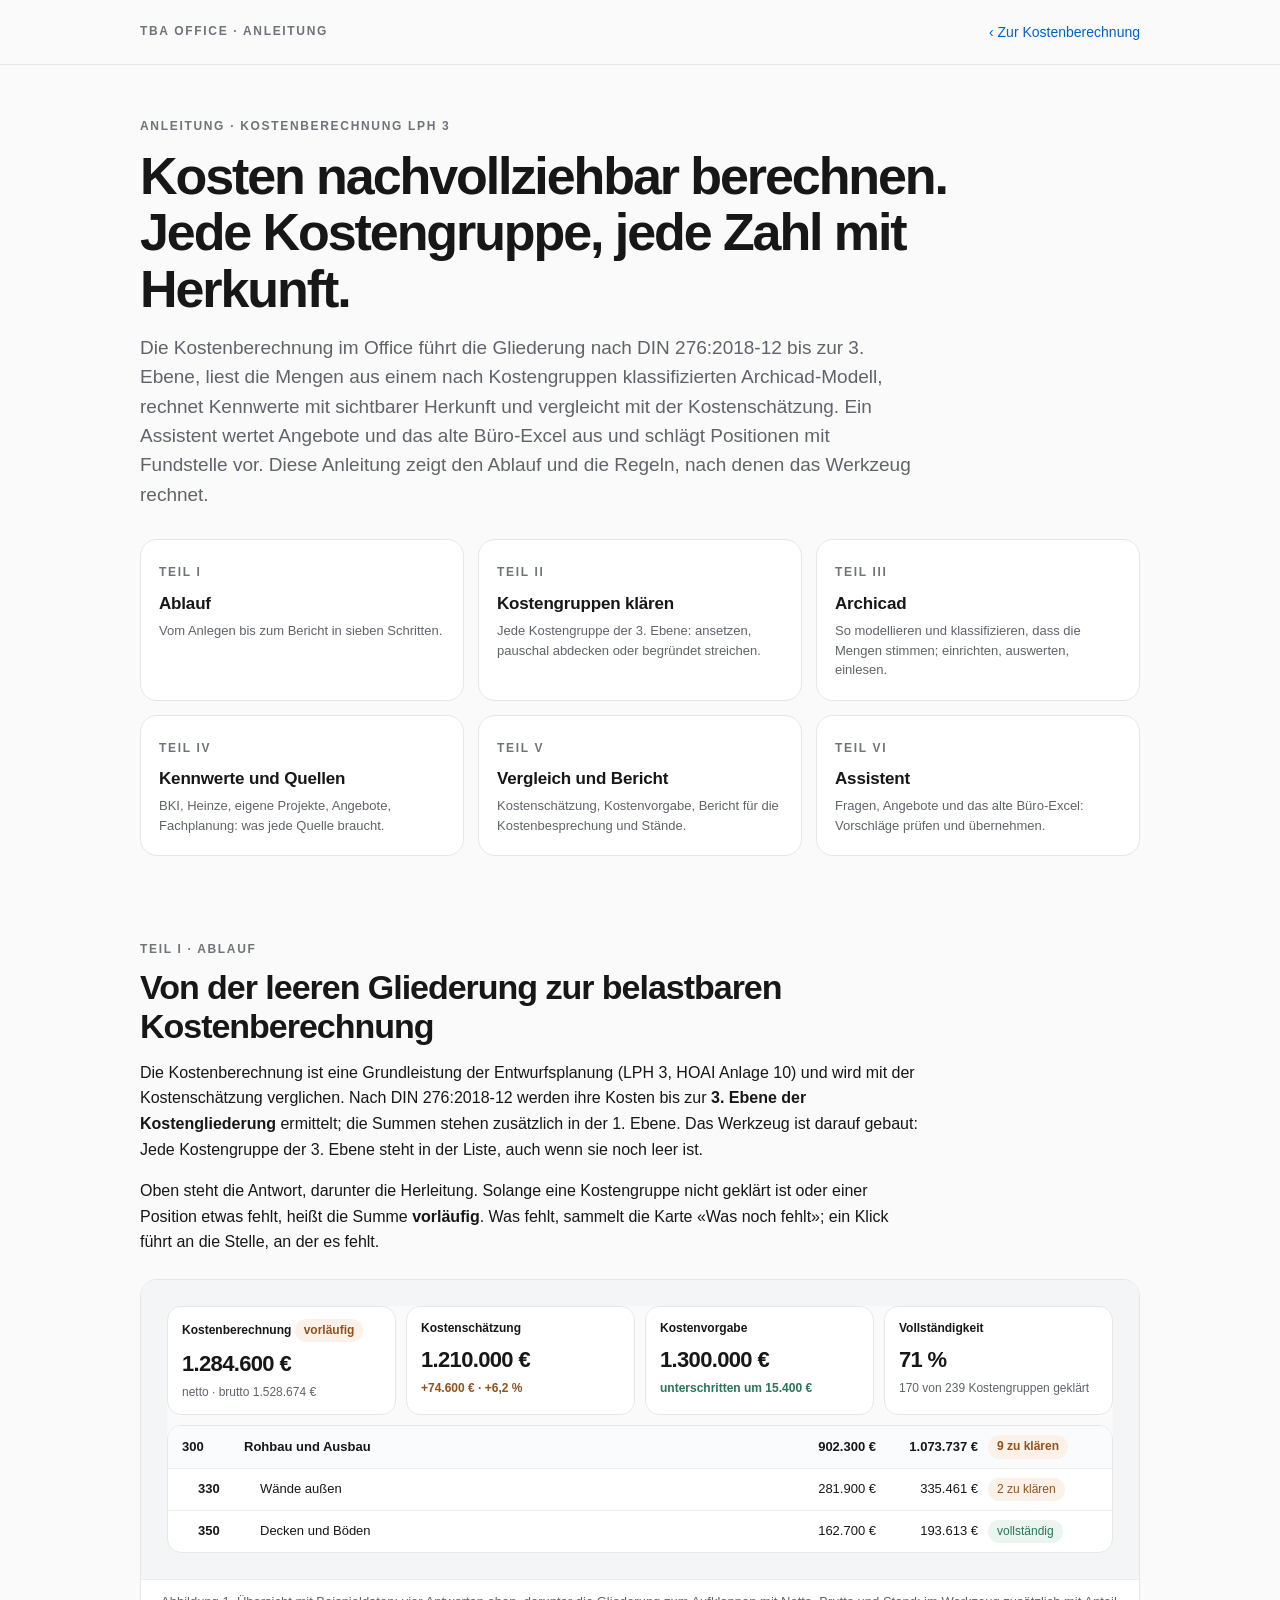
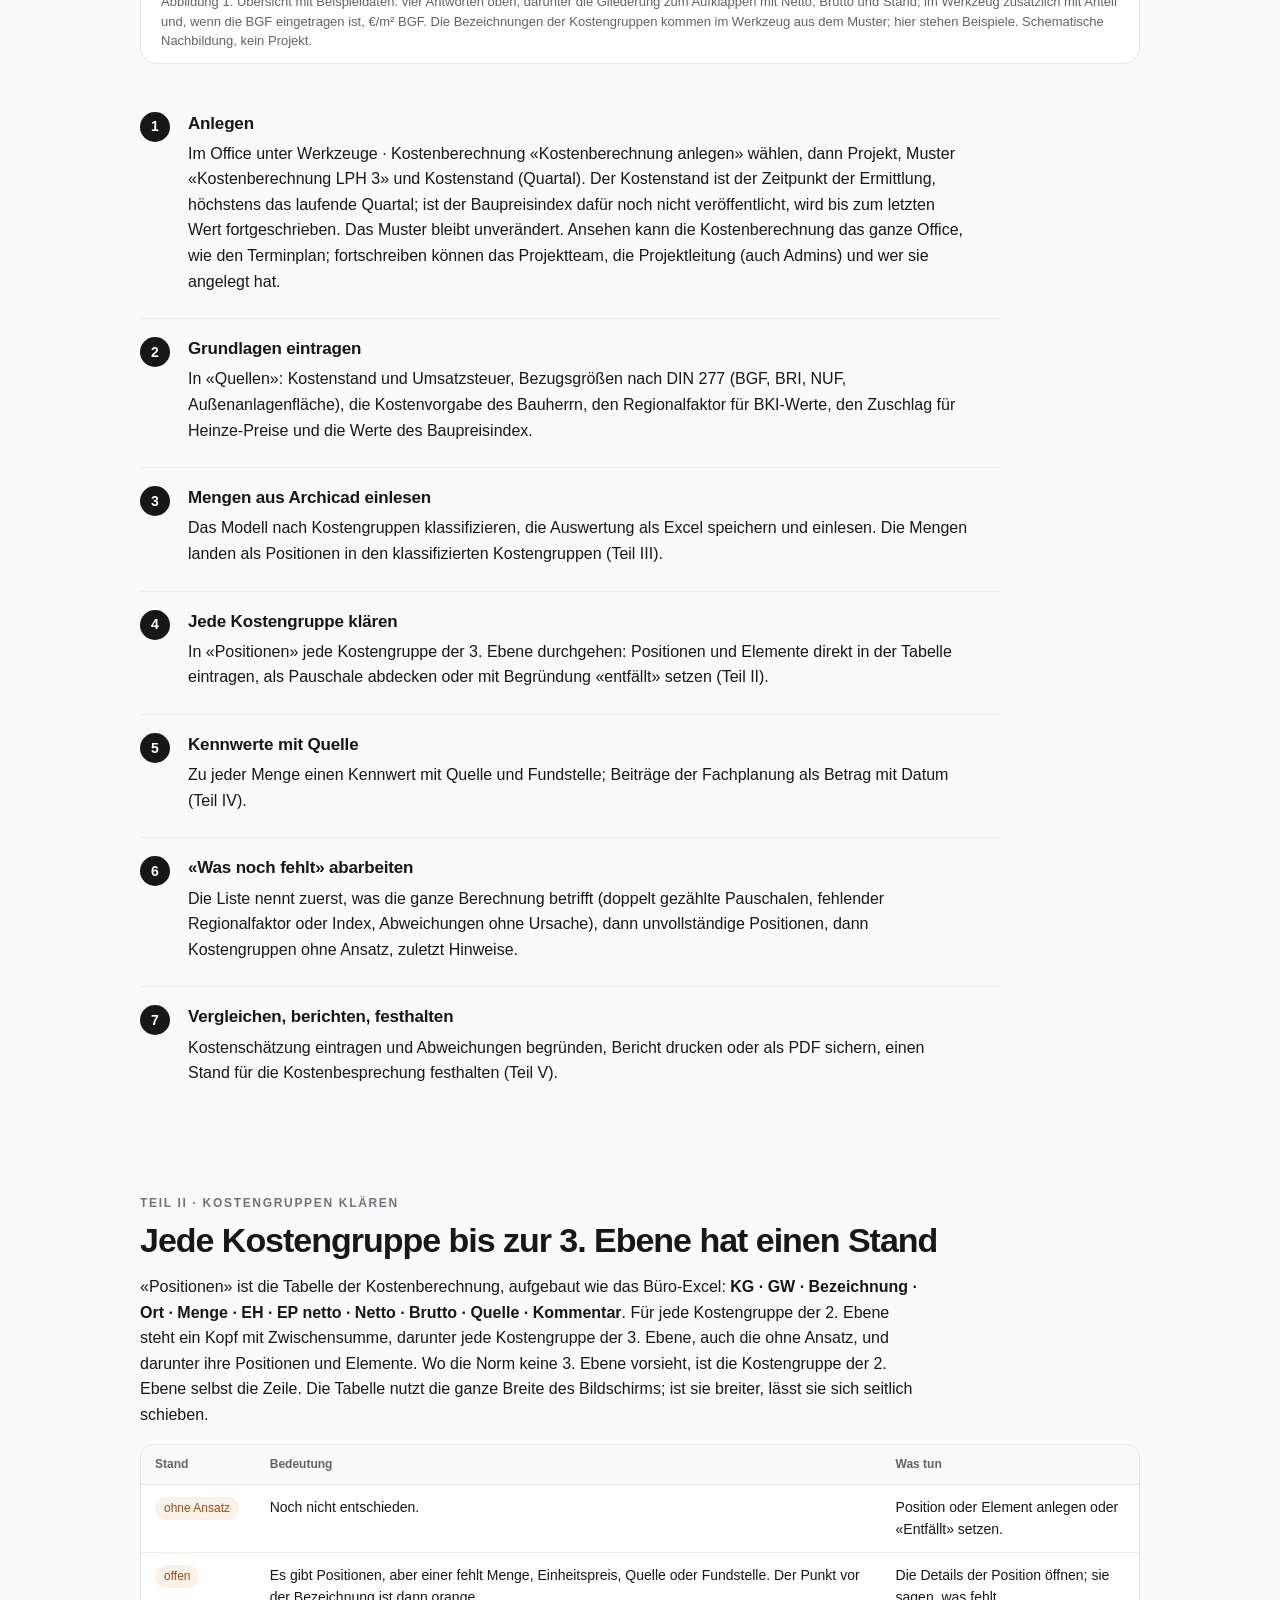
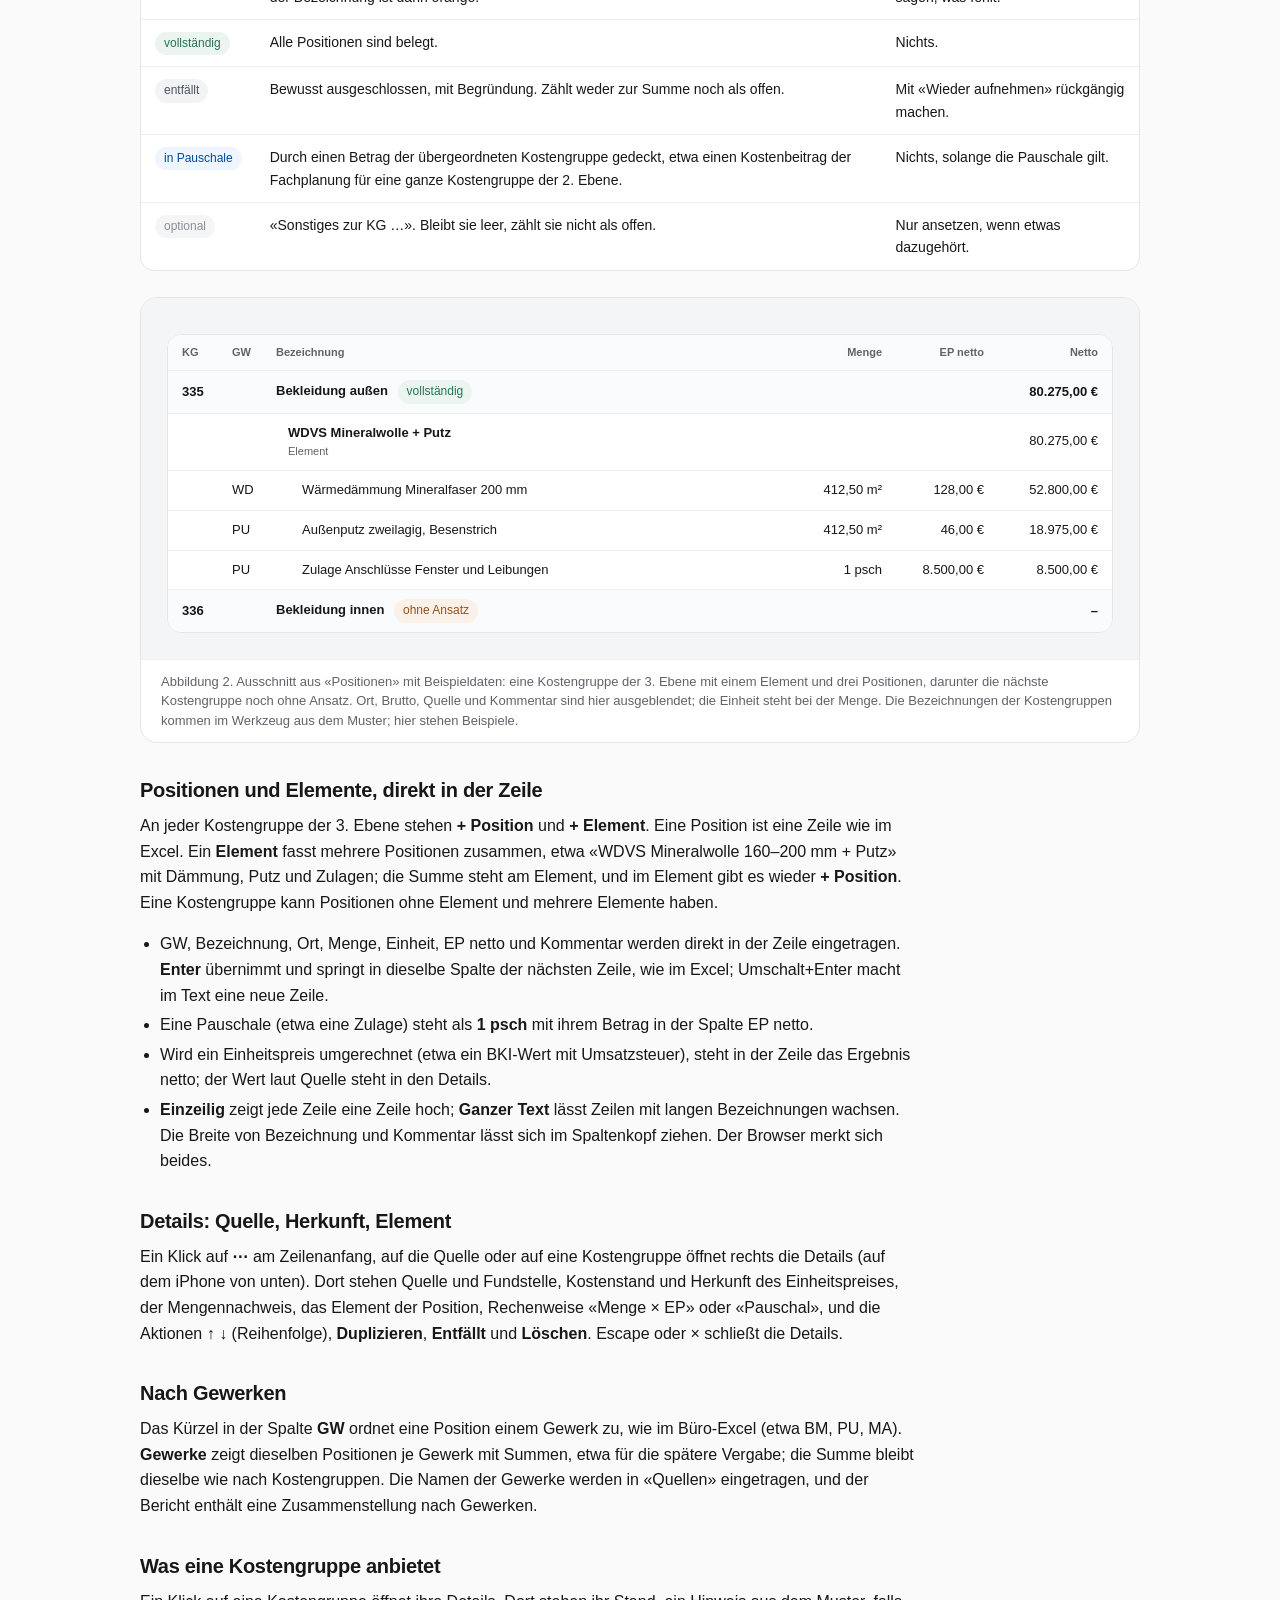
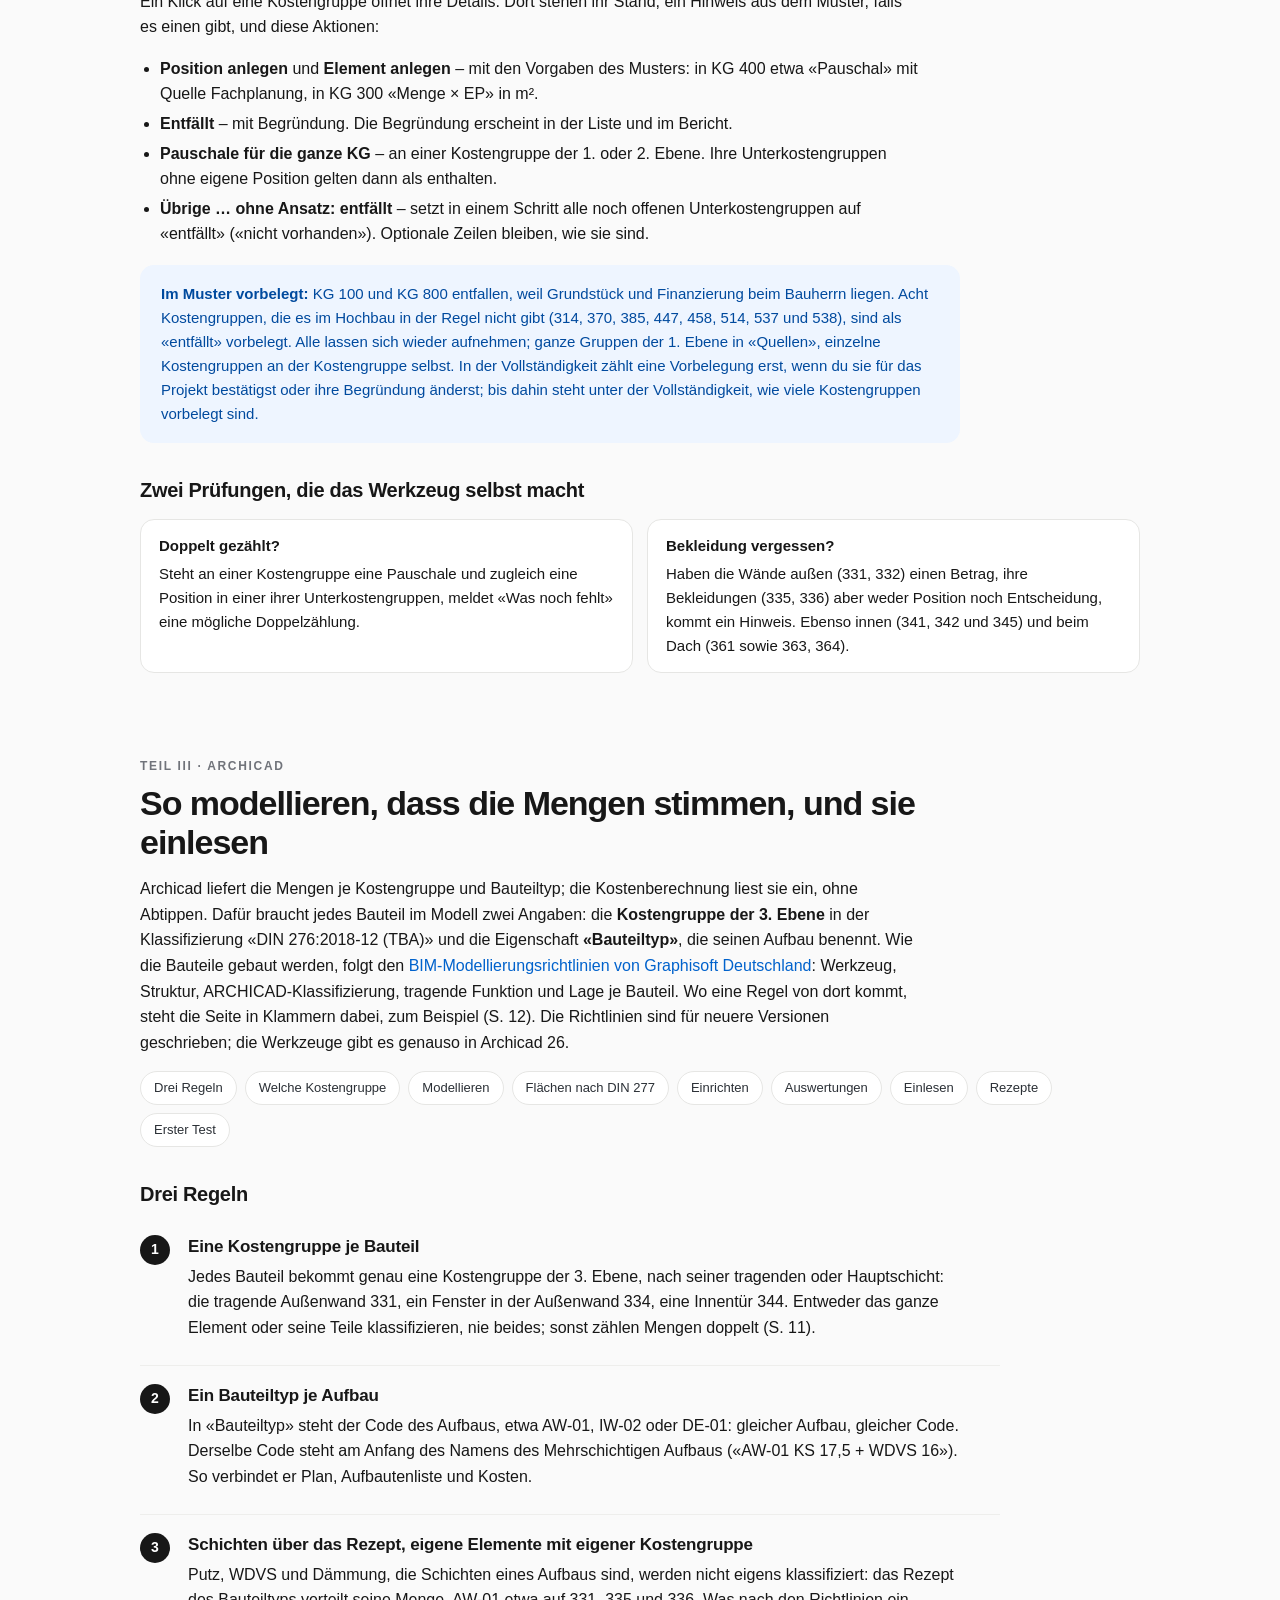
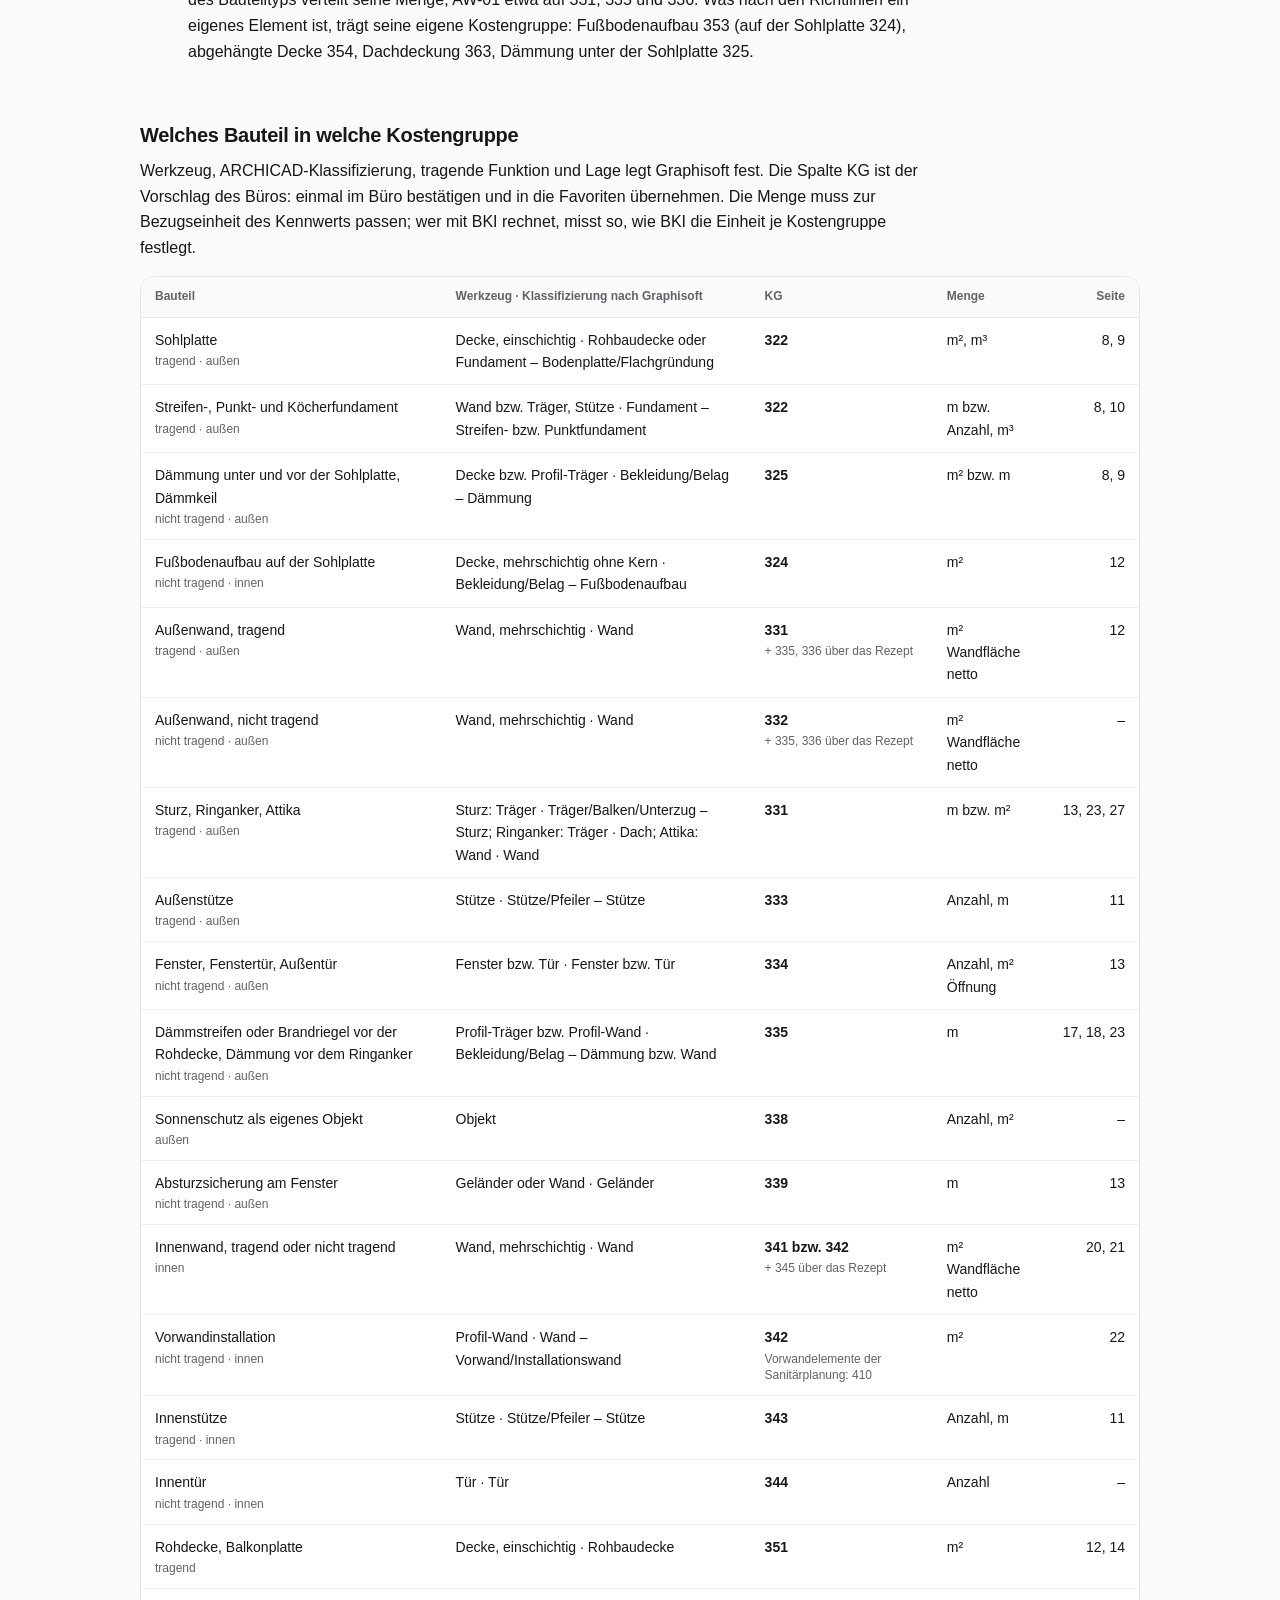
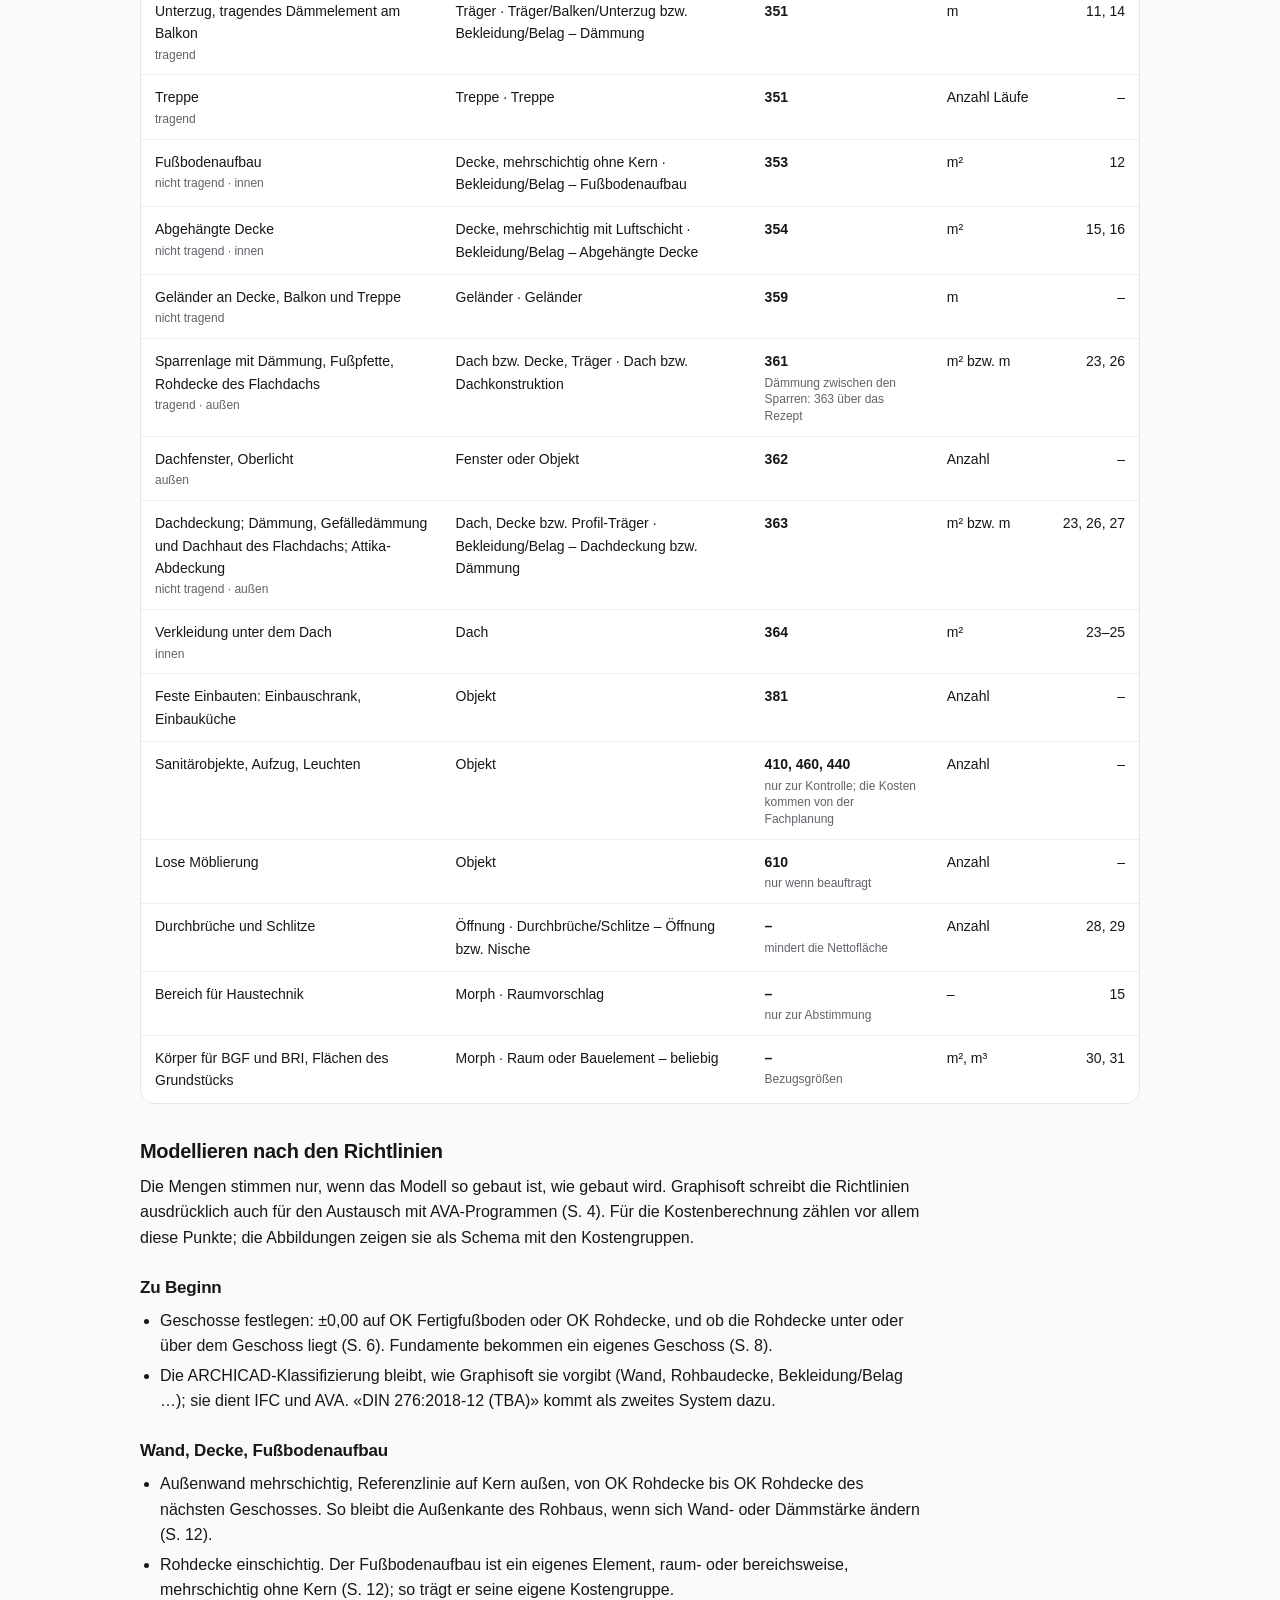
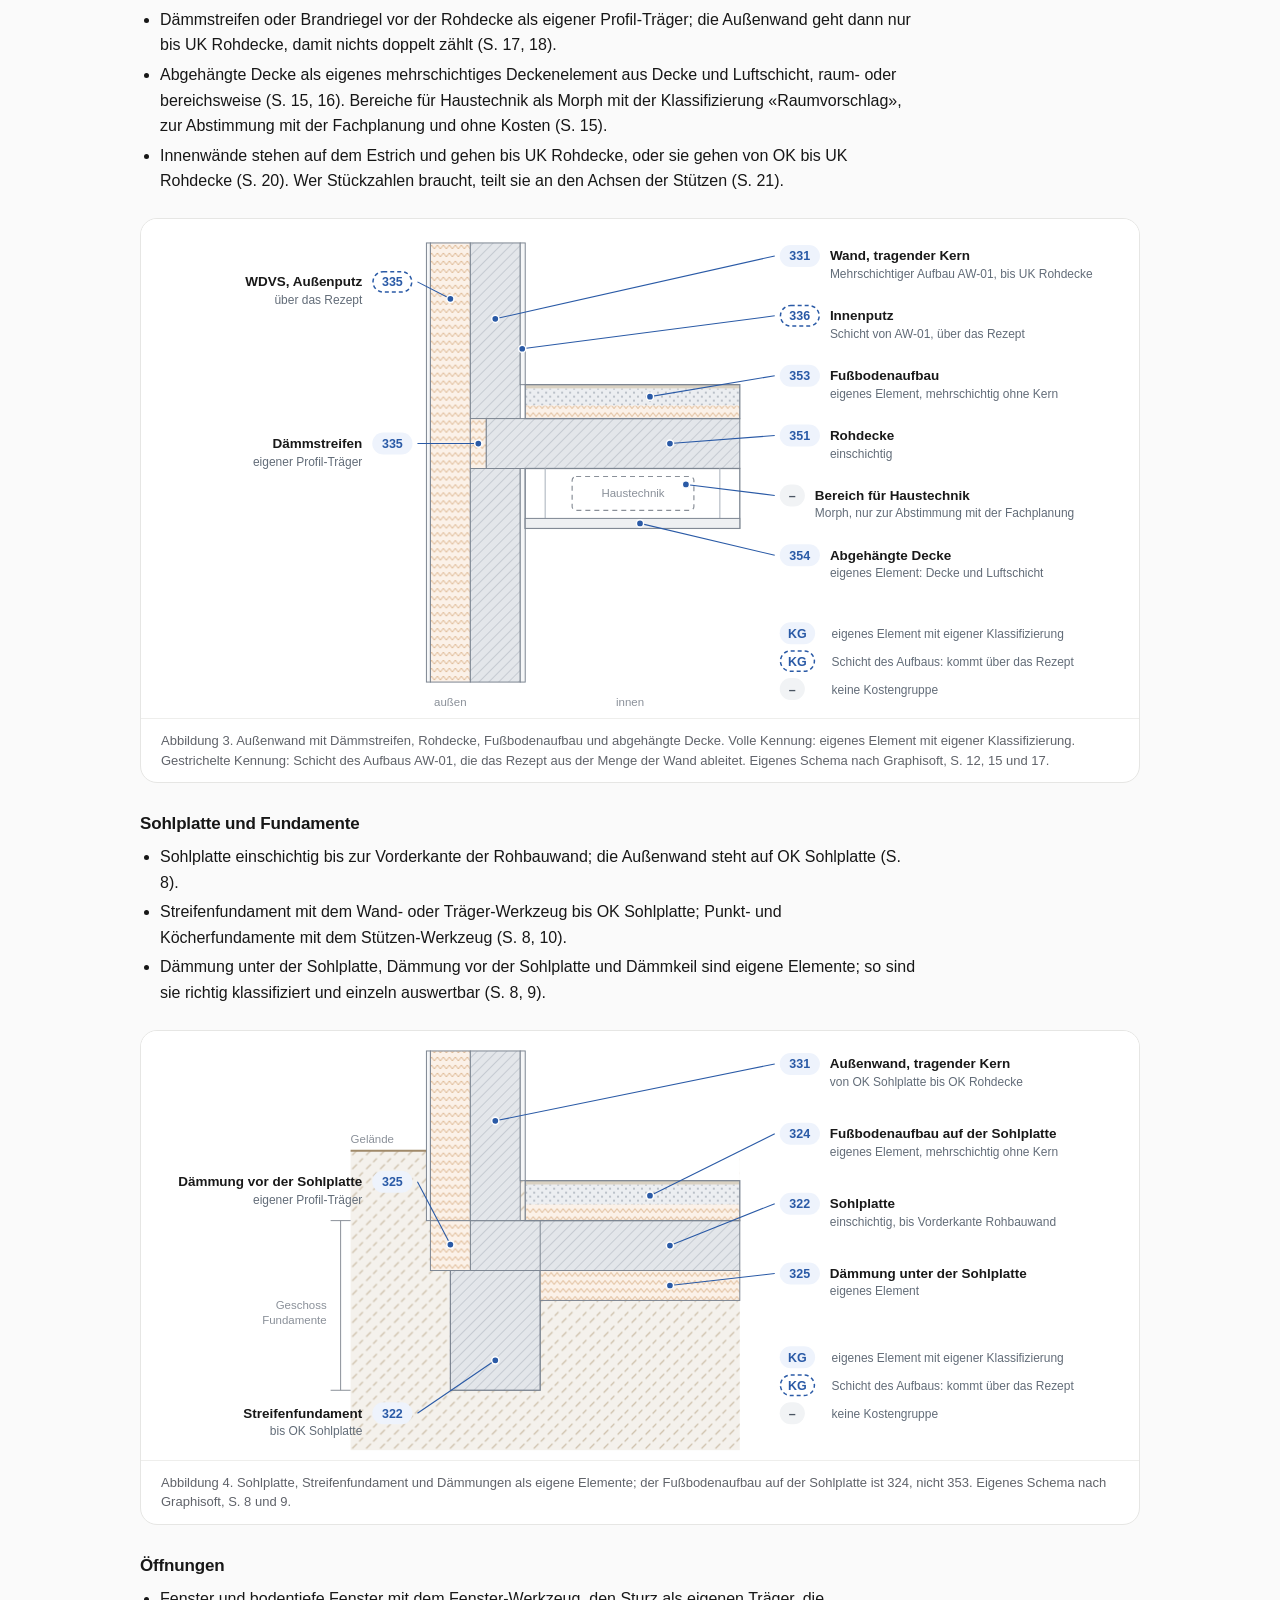
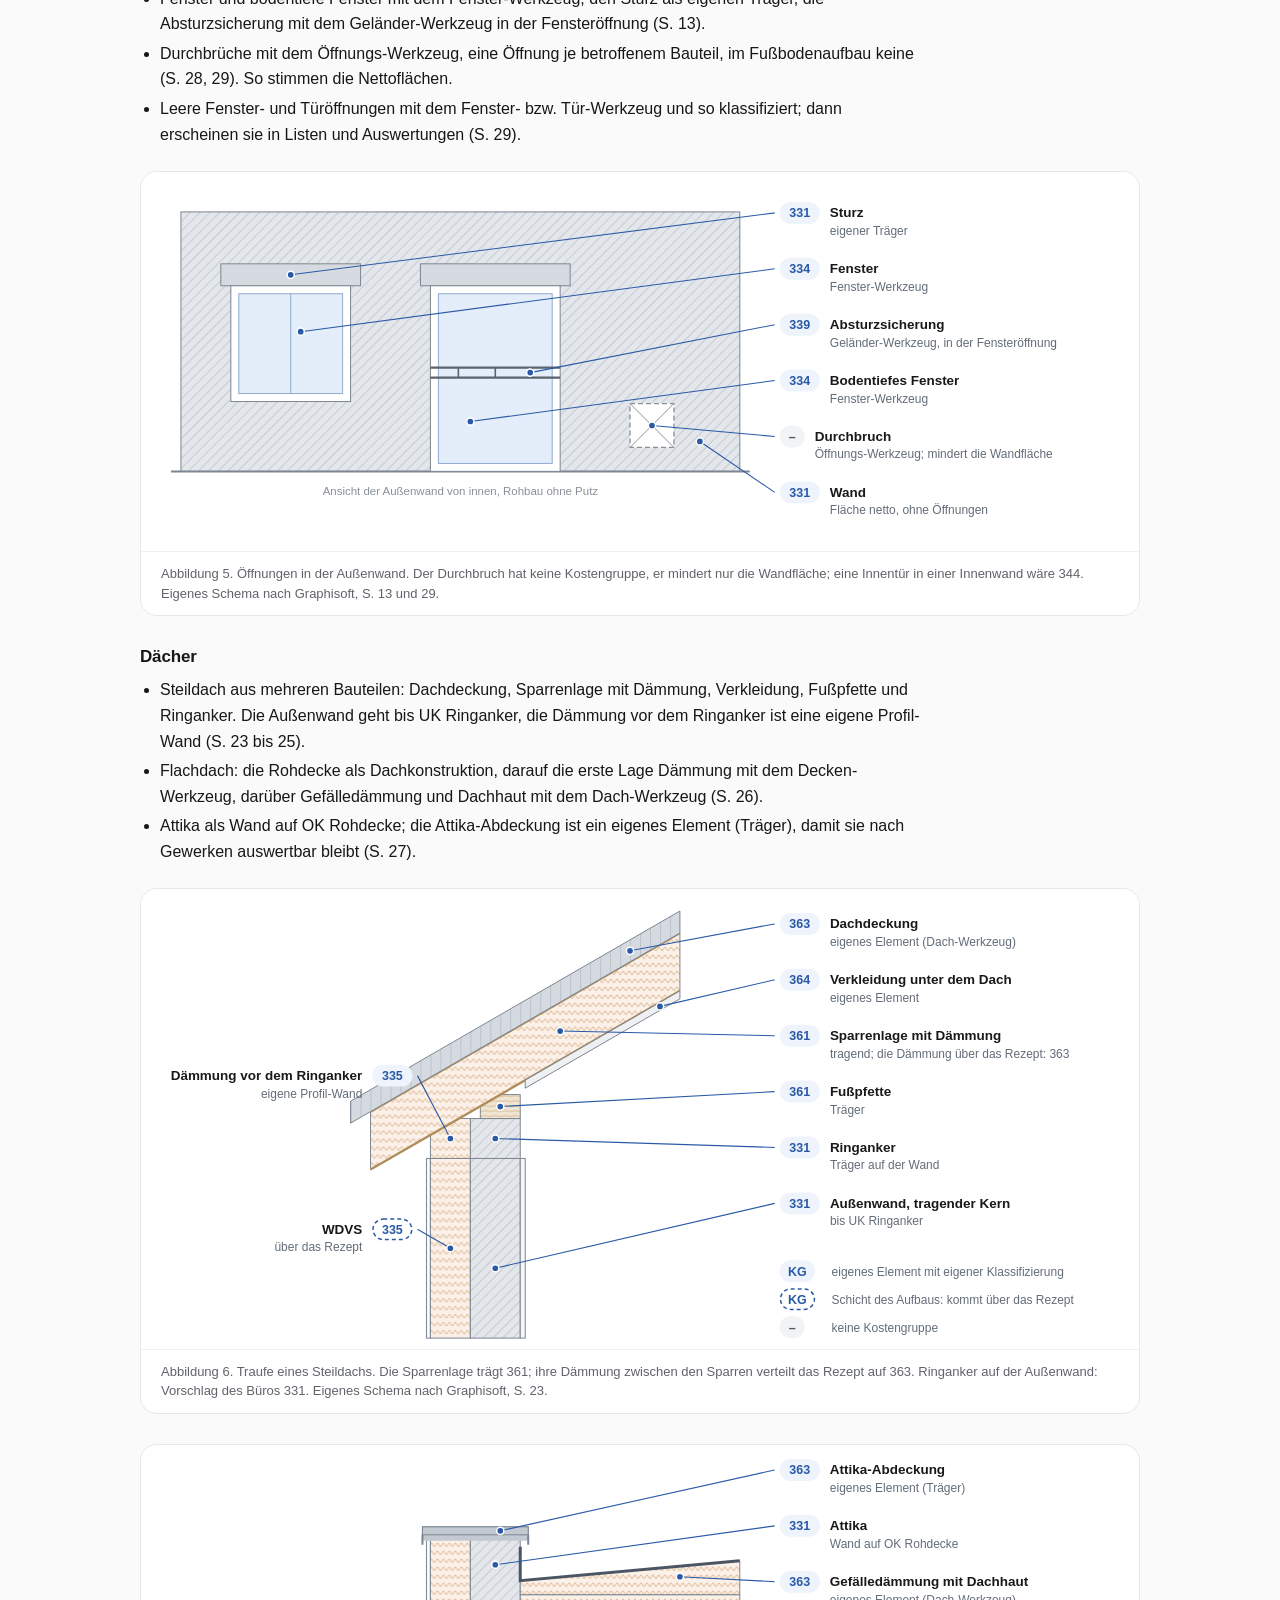
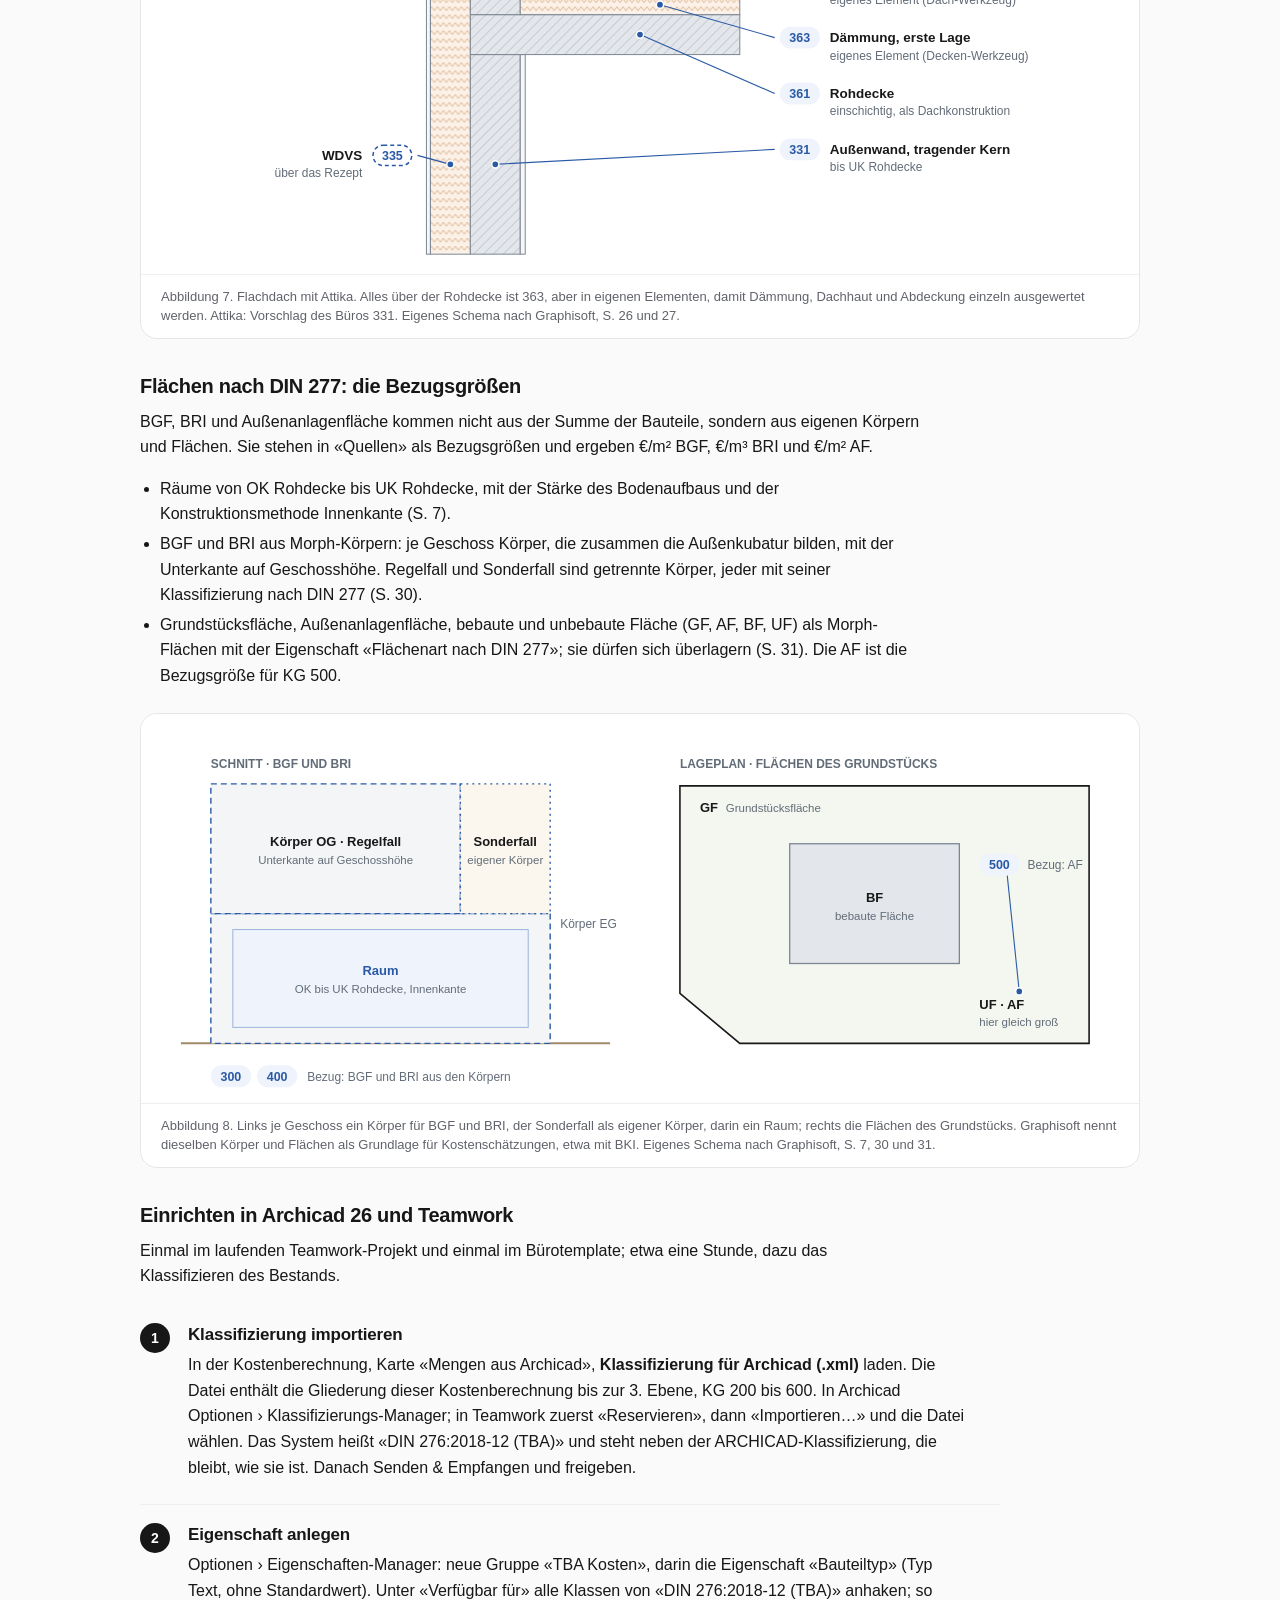
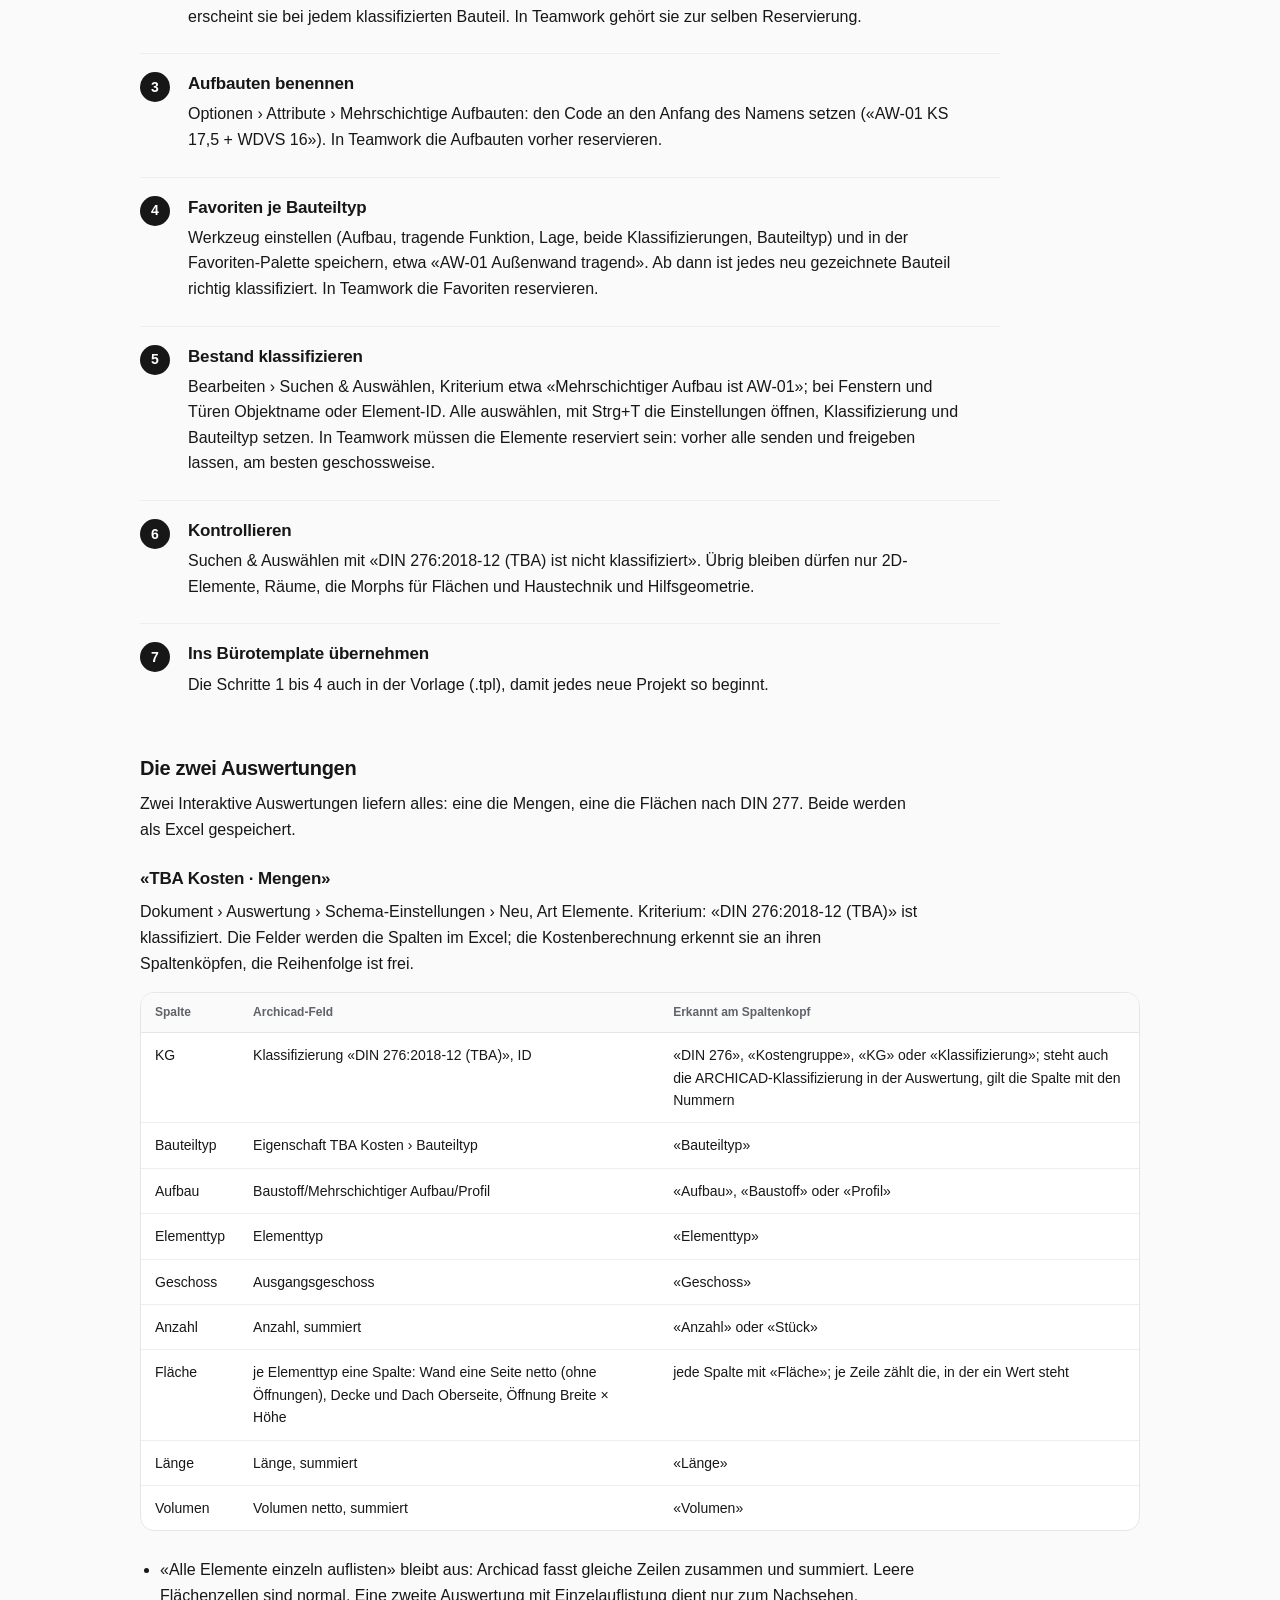
<file: kostenberechnung-hilfe.html>
<!doctype html>
<html lang="de">
<head>
<meta charset="utf-8">
<meta name="viewport" content="width=device-width, initial-scale=1, viewport-fit=cover">
<title>Kostenberechnung · Anleitung | TBA Office</title>
<meta name="description" content="TBA Office Kostenberechnung: Ablauf, Kostengruppen bis zur 3. Ebene, Modellieren und Klassifizieren in Archicad, Mengen einlesen, Kennwerte mit Herkunft, Vergleich, Bericht und Assistent.">
<meta name="robots" content="noindex">
<link rel="stylesheet" href="./shared/minds-design-tokens.css?v=3">
<link rel="stylesheet" href="./anleitung.css?v=office6">
</head>
<body>
<header class="a-top"><div class="a-top-in"><span class="a-brand">TBA Office · Anleitung</span><a class="a-back" href="./kostenberechnung.html">‹ Zur Kostenberechnung</a></div></header>
<main class="a-wrap">
<div class="a-hero">
  <p class="kicker">Anleitung · Kostenberechnung LPH 3</p>
  <h1>Kosten nachvollziehbar berechnen. Jede Kostengruppe, jede Zahl mit Herkunft.</h1>
  <p class="lead">Die Kostenberechnung im Office führt die Gliederung nach DIN 276:2018-12 bis zur 3. Ebene, liest die Mengen aus einem nach Kostengruppen klassifizierten Archicad-Modell, rechnet Kennwerte mit sichtbarer Herkunft und vergleicht mit der Kostenschätzung. Ein Assistent wertet Angebote und das alte Büro-Excel aus und schlägt Positionen mit Fundstelle vor. Diese Anleitung zeigt den Ablauf und die Regeln, nach denen das Werkzeug rechnet.</p>
  <nav class="a-menu" aria-label="Kapitel" style="--a-spalten:3">
    <a href="#ablauf"><span class="kicker">Teil I</span><strong>Ablauf</strong><small>Vom Anlegen bis zum Bericht in sieben Schritten.</small></a>
    <a href="#kostengruppen"><span class="kicker">Teil II</span><strong>Kostengruppen klären</strong><small>Jede Kostengruppe der 3. Ebene: ansetzen, pauschal abdecken oder begründet streichen.</small></a>
    <a href="#archicad"><span class="kicker">Teil III</span><strong>Archicad</strong><small>So modellieren und klassifizieren, dass die Mengen stimmen; einrichten, auswerten, einlesen.</small></a>
    <a href="#kennwerte"><span class="kicker">Teil IV</span><strong>Kennwerte und Quellen</strong><small>BKI, Heinze, eigene Projekte, Angebote, Fachplanung: was jede Quelle braucht.</small></a>
    <a href="#bericht"><span class="kicker">Teil V</span><strong>Vergleich und Bericht</strong><small>Kostenschätzung, Kostenvorgabe, Bericht für die Kostenbesprechung und Stände.</small></a>
    <a href="#assistent"><span class="kicker">Teil VI</span><strong>Assistent</strong><small>Fragen, Angebote und das alte Büro-Excel: Vorschläge prüfen und übernehmen.</small></a>
  </nav>
</div>

<section class="kap" id="ablauf">
  <p class="kicker">Teil I · Ablauf</p>
  <h2>Von der leeren Gliederung zur belastbaren Kostenberechnung</h2>
  <p>Die Kostenberechnung ist eine Grundleistung der Entwurfsplanung (LPH 3, HOAI Anlage 10) und wird mit der Kostenschätzung verglichen. Nach DIN 276:2018-12 werden ihre Kosten bis zur <strong>3. Ebene der Kostengliederung</strong> ermittelt; die Summen stehen zusätzlich in der 1. Ebene. Das Werkzeug ist darauf gebaut: Jede Kostengruppe der 3. Ebene steht in der Liste, auch wenn sie noch leer ist.</p>
  <p>Oben steht die Antwort, darunter die Herleitung. Solange eine Kostengruppe nicht geklärt ist oder einer Position etwas fehlt, heißt die Summe <strong>vorläufig</strong>. Was fehlt, sammelt die Karte «Was noch fehlt»; ein Klick führt an die Stelle, an der es fehlt.</p>
  <figure class="abb"><div class="flaeche"><div class="ui">
    <div class="ui-sum">
      <div class="ui-karte"><p class="l">Kostenberechnung <span class="chip chip-att">vorläufig</span></p><p class="g">1.284.600 €</p><p class="m">netto · brutto 1.528.674 €</p></div>
      <div class="ui-karte"><p class="l">Kostenschätzung</p><p class="g">1.210.000 €</p><p class="m" style="color:var(--a-att);font-weight:600">+74.600 € · +6,2 %</p></div>
      <div class="ui-karte"><p class="l">Kostenvorgabe</p><p class="g">1.300.000 €</p><p class="m" style="color:var(--a-ok);font-weight:600">unterschritten um 15.400 €</p></div>
      <div class="ui-karte"><p class="l">Vollständigkeit</p><p class="g">71 %</p><p class="m">170 von 239 Kostengruppen geklärt</p></div>
    </div>
    <div class="ui-liste">
      <div class="ui-zeile kopf"><span class="kg">300</span><span>Rohbau und Ausbau</span><span class="num">902.300 €</span><span class="num nb">1.073.737 €</span><span class="nb"><span class="chip chip-att">9 zu klären</span></span></div>
      <div class="ui-zeile kind"><span class="kg">330</span><span>Wände außen</span><span class="num">281.900 €</span><span class="num nb">335.461 €</span><span class="nb"><span class="chip chip-att">2 zu klären</span></span></div>
      <div class="ui-zeile kind"><span class="kg">350</span><span>Decken und Böden</span><span class="num">162.700 €</span><span class="num nb">193.613 €</span><span class="nb"><span class="chip chip-ok">vollständig</span></span></div>
    </div>
  </div></div><figcaption>Abbildung 1. Übersicht mit Beispieldaten: vier Antworten oben, darunter die Gliederung zum Aufklappen mit Netto, Brutto und Stand; im Werkzeug zusätzlich mit Anteil und, wenn die BGF eingetragen ist, €/m² BGF. Die Bezeichnungen der Kostengruppen kommen im Werkzeug aus dem Muster; hier stehen Beispiele. Schematische Nachbildung, kein Projekt.</figcaption></figure>
  <div class="schritte">
    <div class="schritt"><span class="nr">1</span><div><h4>Anlegen</h4><p>Im Office unter Werkzeuge · Kostenberechnung «Kostenberechnung anlegen» wählen, dann Projekt, Muster «Kostenberechnung LPH 3» und Kostenstand (Quartal). Der Kostenstand ist der Zeitpunkt der Ermittlung, höchstens das laufende Quartal; ist der Baupreisindex dafür noch nicht veröffentlicht, wird bis zum letzten Wert fortgeschrieben. Das Muster bleibt unverändert. Ansehen kann die Kostenberechnung das ganze Office, wie den Terminplan; fortschreiben können das Projektteam, die Projektleitung (auch Admins) und wer sie angelegt hat.</p></div></div>
    <div class="schritt"><span class="nr">2</span><div><h4>Grundlagen eintragen</h4><p>In «Quellen»: Kostenstand und Umsatzsteuer, Bezugsgrößen nach DIN 277 (BGF, BRI, NUF, Außenanlagenfläche), die Kostenvorgabe des Bauherrn, den Regionalfaktor für BKI-Werte, den Zuschlag für Heinze-Preise und die Werte des Baupreisindex.</p></div></div>
    <div class="schritt"><span class="nr">3</span><div><h4>Mengen aus Archicad einlesen</h4><p>Das Modell nach Kostengruppen klassifizieren, die Auswertung als Excel speichern und einlesen. Die Mengen landen als Positionen in den klassifizierten Kostengruppen (Teil III).</p></div></div>
    <div class="schritt"><span class="nr">4</span><div><h4>Jede Kostengruppe klären</h4><p>In «Positionen» jede Kostengruppe der 3. Ebene durchgehen: Positionen und Elemente direkt in der Tabelle eintragen, als Pauschale abdecken oder mit Begründung «entfällt» setzen (Teil II).</p></div></div>
    <div class="schritt"><span class="nr">5</span><div><h4>Kennwerte mit Quelle</h4><p>Zu jeder Menge einen Kennwert mit Quelle und Fundstelle; Beiträge der Fachplanung als Betrag mit Datum (Teil IV).</p></div></div>
    <div class="schritt"><span class="nr">6</span><div><h4>«Was noch fehlt» abarbeiten</h4><p>Die Liste nennt zuerst, was die ganze Berechnung betrifft (doppelt gezählte Pauschalen, fehlender Regionalfaktor oder Index, Abweichungen ohne Ursache), dann unvollständige Positionen, dann Kostengruppen ohne Ansatz, zuletzt Hinweise.</p></div></div>
    <div class="schritt"><span class="nr">7</span><div><h4>Vergleichen, berichten, festhalten</h4><p>Kostenschätzung eintragen und Abweichungen begründen, Bericht drucken oder als PDF sichern, einen Stand für die Kostenbesprechung festhalten (Teil V).</p></div></div>
  </div>
</section>

<section class="kap" id="kostengruppen">
  <p class="kicker">Teil II · Kostengruppen klären</p>
  <h2>Jede Kostengruppe bis zur 3. Ebene hat einen Stand</h2>
  <p>«Positionen» ist die Tabelle der Kostenberechnung, aufgebaut wie das Büro-Excel: <strong>KG · GW · Bezeichnung · Ort · Menge · EH · EP netto · Netto · Brutto · Quelle · Kommentar</strong>. Für jede Kostengruppe der 2. Ebene steht ein Kopf mit Zwischensumme, darunter jede Kostengruppe der 3. Ebene, auch die ohne Ansatz, und darunter ihre Positionen und Elemente. Wo die Norm keine 3. Ebene vorsieht, ist die Kostengruppe der 2. Ebene selbst die Zeile. Die Tabelle nutzt die ganze Breite des Bildschirms; ist sie breiter, lässt sie sich seitlich schieben.</p>
  <div class="a-tab-wrap"><table class="a-tab"><thead><tr><th>Stand</th><th>Bedeutung</th><th>Was tun</th></tr></thead><tbody>
    <tr><td><span class="chip chip-att">ohne Ansatz</span></td><td>Noch nicht entschieden.</td><td>Position oder Element anlegen oder «Entfällt» setzen.</td></tr>
    <tr><td><span class="chip chip-att">offen</span></td><td>Es gibt Positionen, aber einer fehlt Menge, Einheitspreis, Quelle oder Fundstelle. Der Punkt vor der Bezeichnung ist dann orange.</td><td>Die Details der Position öffnen; sie sagen, was fehlt.</td></tr>
    <tr><td><span class="chip chip-ok">vollständig</span></td><td>Alle Positionen sind belegt.</td><td>Nichts.</td></tr>
    <tr><td><span class="chip">entfällt</span></td><td>Bewusst ausgeschlossen, mit Begründung. Zählt weder zur Summe noch als offen.</td><td>Mit «Wieder aufnehmen» rückgängig machen.</td></tr>
    <tr><td><span class="chip chip-src">in Pauschale</span></td><td>Durch einen Betrag der übergeordneten Kostengruppe gedeckt, etwa einen Kostenbeitrag der Fachplanung für eine ganze Kostengruppe der 2. Ebene.</td><td>Nichts, solange die Pauschale gilt.</td></tr>
    <tr><td><span class="chip chip-mute">optional</span></td><td>«Sonstiges zur KG …». Bleibt sie leer, zählt sie nicht als offen.</td><td>Nur ansetzen, wenn etwas dazugehört.</td></tr>
  </tbody></table></div>
  <figure class="abb"><div class="flaeche"><div class="ui"><div class="ui-liste ui-x">
    <div class="ui-zeile spalten"><span>KG</span><span class="nb">GW</span><span>Bezeichnung</span><span class="num nb">Menge</span><span class="num nb">EP netto</span><span class="num">Netto</span></div>
    <div class="ui-zeile kopf"><span class="kg">335</span><span class="nb"></span><span>Bekleidung außen <span class="chip chip-ok">vollständig</span></span><span class="nb"></span><span class="nb"></span><span class="num">80.275,00 €</span></div>
    <div class="ui-zeile element"><span></span><span class="nb"></span><span>WDVS Mineralwolle + Putz <small>Element</small></span><span class="nb"></span><span class="nb"></span><span class="num">80.275,00 €</span></div>
    <div class="ui-zeile kind2"><span></span><span class="nb">WD</span><span>Wärmedämmung Mineralfaser 200 mm</span><span class="num nb">412,50 m²</span><span class="num nb">128,00 €</span><span class="num">52.800,00 €</span></div>
    <div class="ui-zeile kind2"><span></span><span class="nb">PU</span><span>Außenputz zweilagig, Besenstrich</span><span class="num nb">412,50 m²</span><span class="num nb">46,00 €</span><span class="num">18.975,00 €</span></div>
    <div class="ui-zeile kind2"><span></span><span class="nb">PU</span><span>Zulage Anschlüsse Fenster und Leibungen</span><span class="num nb">1 psch</span><span class="num nb">8.500,00 €</span><span class="num">8.500,00 €</span></div>
    <div class="ui-zeile kopf"><span class="kg">336</span><span class="nb"></span><span>Bekleidung innen <span class="chip chip-att">ohne Ansatz</span></span><span class="nb"></span><span class="nb"></span><span class="num">–</span></div>
  </div></div></div><figcaption>Abbildung 2. Ausschnitt aus «Positionen» mit Beispieldaten: eine Kostengruppe der 3. Ebene mit einem Element und drei Positionen, darunter die nächste Kostengruppe noch ohne Ansatz. Ort, Brutto, Quelle und Kommentar sind hier ausgeblendet; die Einheit steht bei der Menge. Die Bezeichnungen der Kostengruppen kommen im Werkzeug aus dem Muster; hier stehen Beispiele.</figcaption></figure>
  <h3>Positionen und Elemente, direkt in der Zeile</h3>
  <p>An jeder Kostengruppe der 3. Ebene stehen <strong>+ Position</strong> und <strong>+ Element</strong>. Eine Position ist eine Zeile wie im Excel. Ein <strong>Element</strong> fasst mehrere Positionen zusammen, etwa «WDVS Mineralwolle 160–200 mm + Putz» mit Dämmung, Putz und Zulagen; die Summe steht am Element, und im Element gibt es wieder <strong>+ Position</strong>. Eine Kostengruppe kann Positionen ohne Element und mehrere Elemente haben.</p>
  <ul class="a-liste">
    <li>GW, Bezeichnung, Ort, Menge, Einheit, EP netto und Kommentar werden direkt in der Zeile eingetragen. <strong>Enter</strong> übernimmt und springt in dieselbe Spalte der nächsten Zeile, wie im Excel; Umschalt+Enter macht im Text eine neue Zeile.</li>
    <li>Eine Pauschale (etwa eine Zulage) steht als <strong>1 psch</strong> mit ihrem Betrag in der Spalte EP netto.</li>
    <li>Wird ein Einheitspreis umgerechnet (etwa ein BKI-Wert mit Umsatzsteuer), steht in der Zeile das Ergebnis netto; der Wert laut Quelle steht in den Details.</li>
    <li><strong>Einzeilig</strong> zeigt jede Zeile eine Zeile hoch; <strong>Ganzer Text</strong> lässt Zeilen mit langen Bezeichnungen wachsen. Die Breite von Bezeichnung und Kommentar lässt sich im Spaltenkopf ziehen. Der Browser merkt sich beides.</li>
  </ul>
  <h3>Details: Quelle, Herkunft, Element</h3>
  <p>Ein Klick auf <strong>⋯</strong> am Zeilenanfang, auf die Quelle oder auf eine Kostengruppe öffnet rechts die Details (auf dem iPhone von unten). Dort stehen Quelle und Fundstelle, Kostenstand und Herkunft des Einheitspreises, der Mengennachweis, das Element der Position, Rechenweise «Menge × EP» oder «Pauschal», und die Aktionen <strong>↑ ↓</strong> (Reihenfolge), <strong>Duplizieren</strong>, <strong>Entfällt</strong> und <strong>Löschen</strong>. Escape oder × schließt die Details.</p>
  <h3>Nach Gewerken</h3>
  <p>Das Kürzel in der Spalte <strong>GW</strong> ordnet eine Position einem Gewerk zu, wie im Büro-Excel (etwa BM, PU, MA). <strong>Gewerke</strong> zeigt dieselben Positionen je Gewerk mit Summen, etwa für die spätere Vergabe; die Summe bleibt dieselbe wie nach Kostengruppen. Die Namen der Gewerke werden in «Quellen» eingetragen, und der Bericht enthält eine Zusammenstellung nach Gewerken.</p>
  <h3>Was eine Kostengruppe anbietet</h3>
  <p>Ein Klick auf eine Kostengruppe öffnet ihre Details. Dort stehen ihr Stand, ein Hinweis aus dem Muster, falls es einen gibt, und diese Aktionen:</p>
  <ul class="a-liste">
    <li><strong>Position anlegen</strong> und <strong>Element anlegen</strong> – mit den Vorgaben des Musters: in KG 400 etwa «Pauschal» mit Quelle Fachplanung, in KG 300 «Menge × EP» in m².</li>
    <li><strong>Entfällt</strong> – mit Begründung. Die Begründung erscheint in der Liste und im Bericht.</li>
    <li><strong>Pauschale für die ganze KG</strong> – an einer Kostengruppe der 1. oder 2. Ebene. Ihre Unterkostengruppen ohne eigene Position gelten dann als enthalten.</li>
    <li><strong>Übrige … ohne Ansatz: entfällt</strong> – setzt in einem Schritt alle noch offenen Unterkostengruppen auf «entfällt» («nicht vorhanden»). Optionale Zeilen bleiben, wie sie sind.</li>
  </ul>
  <div class="hinweis blau"><strong>Im Muster vorbelegt:</strong> KG 100 und KG 800 entfallen, weil Grundstück und Finanzierung beim Bauherrn liegen. Acht Kostengruppen, die es im Hochbau in der Regel nicht gibt (314, 370, 385, 447, 458, 514, 537 und 538), sind als «entfällt» vorbelegt. Alle lassen sich wieder aufnehmen; ganze Gruppen der 1. Ebene in «Quellen», einzelne Kostengruppen an der Kostengruppe selbst. In der Vollständigkeit zählt eine Vorbelegung erst, wenn du sie für das Projekt bestätigst oder ihre Begründung änderst; bis dahin steht unter der Vollständigkeit, wie viele Kostengruppen vorbelegt sind.</div>
  <h3>Zwei Prüfungen, die das Werkzeug selbst macht</h3>
  <div class="beispiele">
    <div class="beispiel"><strong>Doppelt gezählt?</strong>Steht an einer Kostengruppe eine Pauschale und zugleich eine Position in einer ihrer Unterkostengruppen, meldet «Was noch fehlt» eine mögliche Doppelzählung.</div>
    <div class="beispiel"><strong>Bekleidung vergessen?</strong>Haben die Wände außen (331, 332) einen Betrag, ihre Bekleidungen (335, 336) aber weder Position noch Entscheidung, kommt ein Hinweis. Ebenso innen (341, 342 und 345) und beim Dach (361 sowie 363, 364).</div>
  </div>
</section>

<section class="kap" id="archicad">
  <p class="kicker">Teil III · Archicad</p>
  <h2>So modellieren, dass die Mengen stimmen, und sie einlesen</h2>
  <p>Archicad liefert die Mengen je Kostengruppe und Bauteiltyp; die Kostenberechnung liest sie ein, ohne Abtippen. Dafür braucht jedes Bauteil im Modell zwei Angaben: die <strong>Kostengruppe der 3. Ebene</strong> in der Klassifizierung «DIN 276:2018-12 (TBA)» und die Eigenschaft <strong>«Bauteiltyp»</strong>, die seinen Aufbau benennt. Wie die Bauteile gebaut werden, folgt den <a href="https://pub.graphisoft.de/gsmucftp/bim-modellierungsrichtlinien/GRAPHISOFT-Literatur-BIM-Modellierungsrichtlinien-fur-ARCHICAD-28.pdf" target="_blank" rel="noopener noreferrer">BIM-Modellierungsrichtlinien von Graphisoft Deutschland</a>: Werkzeug, Struktur, ARCHICAD-Klassifizierung, tragende Funktion und Lage je Bauteil. Wo eine Regel von dort kommt, steht die Seite in Klammern dabei, zum Beispiel (S. 12). Die Richtlinien sind für neuere Versionen geschrieben; die Werkzeuge gibt es genauso in Archicad 26.</p>
  <nav class="a-sprung" aria-label="Abschnitte in Teil III"><a href="#ac-regeln">Drei Regeln</a><a href="#ac-zuordnung">Welche Kostengruppe</a><a href="#ac-modellieren">Modellieren</a><a href="#ac-flaechen">Flächen nach DIN 277</a><a href="#ac-einrichten">Einrichten</a><a href="#ac-auswertungen">Auswertungen</a><a href="#ac-einlesen">Einlesen</a><a href="#ac-rezepte">Rezepte</a><a href="#ac-test">Erster Test</a></nav>

  <h3 id="ac-regeln">Drei Regeln</h3>
  <div class="schritte">
    <div class="schritt"><span class="nr">1</span><div><h4>Eine Kostengruppe je Bauteil</h4><p>Jedes Bauteil bekommt genau eine Kostengruppe der 3. Ebene, nach seiner tragenden oder Hauptschicht: die tragende Außenwand 331, ein Fenster in der Außenwand 334, eine Innentür 344. Entweder das ganze Element oder seine Teile klassifizieren, nie beides; sonst zählen Mengen doppelt (S. 11).</p></div></div>
    <div class="schritt"><span class="nr">2</span><div><h4>Ein Bauteiltyp je Aufbau</h4><p>In «Bauteiltyp» steht der Code des Aufbaus, etwa AW-01, IW-02 oder DE-01: gleicher Aufbau, gleicher Code. Derselbe Code steht am Anfang des Namens des Mehrschichtigen Aufbaus («AW-01 KS 17,5 + WDVS 16»). So verbindet er Plan, Aufbautenliste und Kosten.</p></div></div>
    <div class="schritt"><span class="nr">3</span><div><h4>Schichten über das Rezept, eigene Elemente mit eigener Kostengruppe</h4><p>Putz, WDVS und Dämmung, die Schichten eines Aufbaus sind, werden nicht eigens klassifiziert: das Rezept des Bauteiltyps verteilt seine Menge, AW-01 etwa auf 331, 335 und 336. Was nach den Richtlinien ein eigenes Element ist, trägt seine eigene Kostengruppe: Fußbodenaufbau 353 (auf der Sohlplatte 324), abgehängte Decke 354, Dachdeckung 363, Dämmung unter der Sohlplatte 325.</p></div></div>
  </div>

  <h3 id="ac-zuordnung">Welches Bauteil in welche Kostengruppe</h3>
  <p>Werkzeug, ARCHICAD-Klassifizierung, tragende Funktion und Lage legt Graphisoft fest. Die Spalte KG ist der Vorschlag des Büros: einmal im Büro bestätigen und in die Favoriten übernehmen. Die Menge muss zur Bezugseinheit des Kennwerts passen; wer mit BKI rechnet, misst so, wie BKI die Einheit je Kostengruppe festlegt.</p>
  <div class="a-tab-wrap"><table class="a-tab a-tab-ac"><thead><tr><th>Bauteil</th><th>Werkzeug · Klassifizierung nach Graphisoft</th><th>KG</th><th>Menge</th><th class="num">Seite</th></tr></thead><tbody>
    <tr><td>Sohlplatte<small>tragend · außen</small></td><td>Decke, einschichtig · Rohbaudecke oder Fundament – Bodenplatte/Flachgründung</td><td class="kg">322</td><td>m², m³</td><td class="num">8, 9</td></tr>
    <tr><td>Streifen-, Punkt- und Köcherfundament<small>tragend · außen</small></td><td>Wand bzw. Träger, Stütze · Fundament – Streifen- bzw. Punktfundament</td><td class="kg">322</td><td>m bzw. Anzahl, m³</td><td class="num">8, 10</td></tr>
    <tr><td>Dämmung unter und vor der Sohlplatte, Dämmkeil<small>nicht tragend · außen</small></td><td>Decke bzw. Profil-Träger · Bekleidung/Belag – Dämmung</td><td class="kg">325</td><td>m² bzw. m</td><td class="num">8, 9</td></tr>
    <tr><td>Fußbodenaufbau auf der Sohlplatte<small>nicht tragend · innen</small></td><td>Decke, mehrschichtig ohne Kern · Bekleidung/Belag – Fußbodenaufbau</td><td class="kg">324</td><td>m²</td><td class="num">12</td></tr>
    <tr><td>Außenwand, tragend<small>tragend · außen</small></td><td>Wand, mehrschichtig · Wand</td><td class="kg">331<small>+ 335, 336 über das Rezept</small></td><td>m² Wandfläche netto</td><td class="num">12</td></tr>
    <tr><td>Außenwand, nicht tragend<small>nicht tragend · außen</small></td><td>Wand, mehrschichtig · Wand</td><td class="kg">332<small>+ 335, 336 über das Rezept</small></td><td>m² Wandfläche netto</td><td class="num">–</td></tr>
    <tr><td>Sturz, Ringanker, Attika<small>tragend · außen</small></td><td>Sturz: Träger · Träger/Balken/Unterzug – Sturz; Ringanker: Träger · Dach; Attika: Wand · Wand</td><td class="kg">331</td><td>m bzw. m²</td><td class="num">13, 23, 27</td></tr>
    <tr><td>Außenstütze<small>tragend · außen</small></td><td>Stütze · Stütze/Pfeiler – Stütze</td><td class="kg">333</td><td>Anzahl, m</td><td class="num">11</td></tr>
    <tr><td>Fenster, Fenstertür, Außentür<small>nicht tragend · außen</small></td><td>Fenster bzw. Tür · Fenster bzw. Tür</td><td class="kg">334</td><td>Anzahl, m² Öffnung</td><td class="num">13</td></tr>
    <tr><td>Dämmstreifen oder Brandriegel vor der Rohdecke, Dämmung vor dem Ringanker<small>nicht tragend · außen</small></td><td>Profil-Träger bzw. Profil-Wand · Bekleidung/Belag – Dämmung bzw. Wand</td><td class="kg">335</td><td>m</td><td class="num">17, 18, 23</td></tr>
    <tr><td>Sonnenschutz als eigenes Objekt<small>außen</small></td><td>Objekt</td><td class="kg">338</td><td>Anzahl, m²</td><td class="num">–</td></tr>
    <tr><td>Absturzsicherung am Fenster<small>nicht tragend · außen</small></td><td>Geländer oder Wand · Geländer</td><td class="kg">339</td><td>m</td><td class="num">13</td></tr>
    <tr><td>Innenwand, tragend oder nicht tragend<small>innen</small></td><td>Wand, mehrschichtig · Wand</td><td class="kg">341 bzw. 342<small>+ 345 über das Rezept</small></td><td>m² Wandfläche netto</td><td class="num">20, 21</td></tr>
    <tr><td>Vorwandinstallation<small>nicht tragend · innen</small></td><td>Profil-Wand · Wand – Vorwand/Installationswand</td><td class="kg">342<small>Vorwandelemente der Sanitärplanung: 410</small></td><td>m²</td><td class="num">22</td></tr>
    <tr><td>Innenstütze<small>tragend · innen</small></td><td>Stütze · Stütze/Pfeiler – Stütze</td><td class="kg">343</td><td>Anzahl, m</td><td class="num">11</td></tr>
    <tr><td>Innentür<small>nicht tragend · innen</small></td><td>Tür · Tür</td><td class="kg">344</td><td>Anzahl</td><td class="num">–</td></tr>
    <tr><td>Rohdecke, Balkonplatte<small>tragend</small></td><td>Decke, einschichtig · Rohbaudecke</td><td class="kg">351</td><td>m²</td><td class="num">12, 14</td></tr>
    <tr><td>Unterzug, tragendes Dämmelement am Balkon<small>tragend</small></td><td>Träger · Träger/Balken/Unterzug bzw. Bekleidung/Belag – Dämmung</td><td class="kg">351</td><td>m</td><td class="num">11, 14</td></tr>
    <tr><td>Treppe<small>tragend</small></td><td>Treppe · Treppe</td><td class="kg">351</td><td>Anzahl Läufe</td><td class="num">–</td></tr>
    <tr><td>Fußbodenaufbau<small>nicht tragend · innen</small></td><td>Decke, mehrschichtig ohne Kern · Bekleidung/Belag – Fußbodenaufbau</td><td class="kg">353</td><td>m²</td><td class="num">12</td></tr>
    <tr><td>Abgehängte Decke<small>nicht tragend · innen</small></td><td>Decke, mehrschichtig mit Luftschicht · Bekleidung/Belag – Abgehängte Decke</td><td class="kg">354</td><td>m²</td><td class="num">15, 16</td></tr>
    <tr><td>Geländer an Decke, Balkon und Treppe<small>nicht tragend</small></td><td>Geländer · Geländer</td><td class="kg">359</td><td>m</td><td class="num">–</td></tr>
    <tr><td>Sparrenlage mit Dämmung, Fußpfette, Rohdecke des Flachdachs<small>tragend · außen</small></td><td>Dach bzw. Decke, Träger · Dach bzw. Dachkonstruktion</td><td class="kg">361<small>Dämmung zwischen den Sparren: 363 über das Rezept</small></td><td>m² bzw. m</td><td class="num">23, 26</td></tr>
    <tr><td>Dachfenster, Oberlicht<small>außen</small></td><td>Fenster oder Objekt</td><td class="kg">362</td><td>Anzahl</td><td class="num">–</td></tr>
    <tr><td>Dachdeckung; Dämmung, Gefälledämmung und Dachhaut des Flachdachs; Attika-Abdeckung<small>nicht tragend · außen</small></td><td>Dach, Decke bzw. Profil-Träger · Bekleidung/Belag – Dachdeckung bzw. Dämmung</td><td class="kg">363</td><td>m² bzw. m</td><td class="num">23, 26, 27</td></tr>
    <tr><td>Verkleidung unter dem Dach<small>innen</small></td><td>Dach</td><td class="kg">364</td><td>m²</td><td class="num">23–25</td></tr>
    <tr><td>Feste Einbauten: Einbauschrank, Einbauküche</td><td>Objekt</td><td class="kg">381</td><td>Anzahl</td><td class="num">–</td></tr>
    <tr><td>Sanitärobjekte, Aufzug, Leuchten</td><td>Objekt</td><td class="kg">410, 460, 440<small>nur zur Kontrolle; die Kosten kommen von der Fachplanung</small></td><td>Anzahl</td><td class="num">–</td></tr>
    <tr><td>Lose Möblierung</td><td>Objekt</td><td class="kg">610<small>nur wenn beauftragt</small></td><td>Anzahl</td><td class="num">–</td></tr>
    <tr><td>Durchbrüche und Schlitze</td><td>Öffnung · Durchbrüche/Schlitze – Öffnung bzw. Nische</td><td class="kg">–<small>mindert die Nettofläche</small></td><td>Anzahl</td><td class="num">28, 29</td></tr>
    <tr><td>Bereich für Haustechnik</td><td>Morph · Raumvorschlag</td><td class="kg">–<small>nur zur Abstimmung</small></td><td>–</td><td class="num">15</td></tr>
    <tr><td>Körper für BGF und BRI, Flächen des Grundstücks</td><td>Morph · Raum oder Bauelement – beliebig</td><td class="kg">–<small>Bezugsgrößen</small></td><td>m², m³</td><td class="num">30, 31</td></tr>
  </tbody></table></div>

  <h3 id="ac-modellieren">Modellieren nach den Richtlinien</h3>
  <p>Die Mengen stimmen nur, wenn das Modell so gebaut ist, wie gebaut wird. Graphisoft schreibt die Richtlinien ausdrücklich auch für den Austausch mit AVA-Programmen (S. 4). Für die Kostenberechnung zählen vor allem diese Punkte; die Abbildungen zeigen sie als Schema mit den Kostengruppen.</p>
  <h4 class="a-h4">Zu Beginn</h4>
  <ul class="a-liste">
    <li>Geschosse festlegen: ±0,00 auf OK Fertigfußboden oder OK Rohdecke, und ob die Rohdecke unter oder über dem Geschoss liegt (S. 6). Fundamente bekommen ein eigenes Geschoss (S. 8).</li>
    <li>Die ARCHICAD-Klassifizierung bleibt, wie Graphisoft sie vorgibt (Wand, Rohbaudecke, Bekleidung/Belag …); sie dient IFC und AVA. «DIN 276:2018-12 (TBA)» kommt als zweites System dazu.</li>
  </ul>
  <h4 class="a-h4">Wand, Decke, Fußbodenaufbau</h4>
  <ul class="a-liste">
    <li>Außenwand mehrschichtig, Referenzlinie auf Kern außen, von OK Rohdecke bis OK Rohdecke des nächsten Geschosses. So bleibt die Außenkante des Rohbaus, wenn sich Wand- oder Dämmstärke ändern (S. 12).</li>
    <li>Rohdecke einschichtig. Der Fußbodenaufbau ist ein eigenes Element, raum- oder bereichsweise, mehrschichtig ohne Kern (S. 12); so trägt er seine eigene Kostengruppe.</li>
    <li>Dämmstreifen oder Brandriegel vor der Rohdecke als eigener Profil-Träger; die Außenwand geht dann nur bis UK Rohdecke, damit nichts doppelt zählt (S. 17, 18).</li>
    <li>Abgehängte Decke als eigenes mehrschichtiges Deckenelement aus Decke und Luftschicht, raum- oder bereichsweise (S. 15, 16). Bereiche für Haustechnik als Morph mit der Klassifizierung «Raumvorschlag», zur Abstimmung mit der Fachplanung und ohne Kosten (S. 15).</li>
    <li>Innenwände stehen auf dem Estrich und gehen bis UK Rohdecke, oder sie gehen von OK bis UK Rohdecke (S. 20). Wer Stückzahlen braucht, teilt sie an den Achsen der Stützen (S. 21).</li>
  </ul>
  <figure class="abb"><div class="abb-scroll"><svg viewBox="0 0 1000 500" role="img" aria-label="Schnitt durch Außenwand, Rohdecke, Fußbodenaufbau und abgehängte Decke mit den Kostengruppen 331, 335, 336, 351, 353 und 354"><defs><pattern id="arb" width="7" height="7" patternUnits="userSpaceOnUse" patternTransform="rotate(45)"><rect width="7" height="7" fill="#e3e6ea"/><line x1="0" y1="0" x2="0" y2="7" stroke="#a9b1bb" stroke-width="1"/></pattern><pattern id="ada" width="12" height="8" patternUnits="userSpaceOnUse"><rect width="12" height="8" fill="#fbf1e8"/><path d="M0 6L3 2L6 6L9 2L12 6" fill="none" stroke="#ddb68f" stroke-width="1"/></pattern><pattern id="aes" width="8" height="8" patternUnits="userSpaceOnUse"><rect width="8" height="8" fill="#eceef1"/><circle cx="2" cy="2" r=".9" fill="#a3acb6"/><circle cx="6" cy="6" r=".9" fill="#a3acb6"/></pattern><pattern id="aer" width="14" height="14" patternUnits="userSpaceOnUse"><rect width="14" height="14" fill="#f4f1ec"/><path d="M2 12L6 8M9 5L12 2" stroke="#cdbfa9" stroke-width="1.2" stroke-linecap="round"/></pattern><pattern id="aho" width="10" height="10" patternUnits="userSpaceOnUse"><rect width="10" height="10" fill="#f1e6d4"/><path d="M0 3Q5 1 10 3M0 8Q5 6 10 8" fill="none" stroke="#cfb48a" stroke-width=".9"/></pattern><pattern id="add" width="10" height="10" patternUnits="userSpaceOnUse"><rect width="10" height="10" fill="#d5dae0"/><line x1="0" y1="0" x2="0" y2="10" stroke="#a3acb6" stroke-width="1"/></pattern></defs><rect width="1000" height="500" fill="#fff"/><rect x="286" y="24" width="4" height="440" fill="#f6f7f8" stroke="#7d8692" stroke-width="1"/><rect x="290" y="24" width="40" height="440" fill="url(#ada)" stroke="#7d8692" stroke-width="1"/><rect x="330" y="24" width="50" height="176" fill="url(#arb)" stroke="#7d8692" stroke-width="1"/><rect x="330" y="250" width="50" height="214" fill="url(#arb)" stroke="#7d8692" stroke-width="1"/><rect x="330" y="200" width="16" height="50" fill="url(#ada)" stroke="#7d8692" stroke-width="1"/><rect x="346" y="200" width="254" height="50" fill="url(#arb)" stroke="#7d8692" stroke-width="1"/><rect x="380" y="24" width="5" height="142" fill="#f6f7f8" stroke="#7d8692" stroke-width="1"/><rect x="380" y="250" width="5" height="214" fill="#f6f7f8" stroke="#7d8692" stroke-width="1"/><rect x="385" y="166" width="215" height="4" fill="#d9d1c2"/><rect x="385" y="170" width="215" height="17" fill="url(#aes)"/><rect x="385" y="187" width="215" height="13" fill="url(#ada)"/><rect x="385" y="166" width="215" height="34" fill="none" stroke="#7d8692" stroke-width="1.3"/><rect x="385" y="250" width="215" height="60" fill="#fff" stroke="#7d8692" stroke-width="1.3"/><path d="M405 250V300M580 250V300" stroke="#b6bdc6" stroke-width="1.2"/><rect x="385" y="300" width="215" height="10" fill="#eef0f2" stroke="#7d8692" stroke-width="1"/><rect x="432" y="258" width="122" height="34" rx="4" fill="none" stroke="#8a9099" stroke-width="1.2" stroke-dasharray="5 4"/><text x="493" y="279" text-anchor="middle" font-size="11.5" fill="#8a9099">Haustechnik</text><text x="310" y="488" text-anchor="middle" font-size="11.5" fill="#8a9099">außen</text><text x="490" y="488" text-anchor="middle" font-size="11.5" fill="#8a9099">innen</text><line x1="310" y1="80" x2="277" y2="63" stroke="#2a5aa6" stroke-width="1.1"/><rect x="232.49" y="52.75" width="38.8" height="20.5" rx="10.25" fill="#fff" stroke="#2a5aa6" stroke-width="1.5" stroke-dasharray="4 3"/><text x="251.9" y="67.5" text-anchor="middle" font-size="12.5" font-weight="700" fill="#2a5aa6">335</text><text x="221.74" y="67.5" text-anchor="end" font-size="13.5" font-weight="600" fill="#191919">WDVS, Außenputz</text><text x="221.74" y="85" text-anchor="end" font-size="12" fill="#626c78">über das Rezept</text><circle cx="310" cy="80" r="3.6" fill="#2a5aa6" stroke="#fff" stroke-width="1.5"/><line x1="338" y1="225" x2="277" y2="225" stroke="#2a5aa6" stroke-width="1.1"/><rect x="231.74" y="214" width="40.3" height="22" rx="11" fill="#eef3fc"/><text x="251.9" y="229.5" text-anchor="middle" font-size="12.5" font-weight="700" fill="#2a5aa6">335</text><text x="221.74" y="229.5" text-anchor="end" font-size="13.5" font-weight="600" fill="#191919">Dämmstreifen</text><text x="221.74" y="247" text-anchor="end" font-size="12" fill="#626c78">eigener Profil-Träger</text><circle cx="338" cy="225" r="3.6" fill="#2a5aa6" stroke="#fff" stroke-width="1.5"/><line x1="355" y1="100" x2="635" y2="37" stroke="#2a5aa6" stroke-width="1.1"/><rect x="640" y="26" width="40.3" height="22" rx="11" fill="#eef3fc"/><text x="660.1" y="41.5" text-anchor="middle" font-size="12.5" font-weight="700" fill="#2a5aa6">331</text><text x="690.26" y="41.5" text-anchor="start" font-size="13.5" font-weight="600" fill="#191919">Wand, tragender Kern</text><text x="690.26" y="59" text-anchor="start" font-size="12" fill="#626c78">Mehrschichtiger Aufbau AW-01, bis UK Rohdecke</text><circle cx="355" cy="100" r="3.6" fill="#2a5aa6" stroke="#fff" stroke-width="1.5"/><line x1="382" y1="130" x2="635" y2="97" stroke="#2a5aa6" stroke-width="1.1"/><rect x="640.75" y="86.75" width="38.8" height="20.5" rx="10.25" fill="#fff" stroke="#2a5aa6" stroke-width="1.5" stroke-dasharray="4 3"/><text x="660.1" y="101.5" text-anchor="middle" font-size="12.5" font-weight="700" fill="#2a5aa6">336</text><text x="690.26" y="101.5" text-anchor="start" font-size="13.5" font-weight="600" fill="#191919">Innenputz</text><text x="690.26" y="119" text-anchor="start" font-size="12" fill="#626c78">Schicht von AW-01, über das Rezept</text><circle cx="382" cy="130" r="3.6" fill="#2a5aa6" stroke="#fff" stroke-width="1.5"/><line x1="510" y1="178" x2="635" y2="157" stroke="#2a5aa6" stroke-width="1.1"/><rect x="640" y="146" width="40.3" height="22" rx="11" fill="#eef3fc"/><text x="660.1" y="161.5" text-anchor="middle" font-size="12.5" font-weight="700" fill="#2a5aa6">353</text><text x="690.26" y="161.5" text-anchor="start" font-size="13.5" font-weight="600" fill="#191919">Fußbodenaufbau</text><text x="690.26" y="179" text-anchor="start" font-size="12" fill="#626c78">eigenes Element, mehrschichtig ohne Kern</text><circle cx="510" cy="178" r="3.6" fill="#2a5aa6" stroke="#fff" stroke-width="1.5"/><line x1="530" y1="225" x2="635" y2="217" stroke="#2a5aa6" stroke-width="1.1"/><rect x="640" y="206" width="40.3" height="22" rx="11" fill="#eef3fc"/><text x="660.1" y="221.5" text-anchor="middle" font-size="12.5" font-weight="700" fill="#2a5aa6">351</text><text x="690.26" y="221.5" text-anchor="start" font-size="13.5" font-weight="600" fill="#191919">Rohdecke</text><text x="690.26" y="239" text-anchor="start" font-size="12" fill="#626c78">einschichtig</text><circle cx="530" cy="225" r="3.6" fill="#2a5aa6" stroke="#fff" stroke-width="1.5"/><line x1="546" y1="266" x2="635" y2="277" stroke="#2a5aa6" stroke-width="1.1"/><rect x="640" y="266" width="25.2" height="22" rx="11" fill="#f1f3f5"/><text x="652.6" y="281.5" text-anchor="middle" font-size="12.5" font-weight="700" fill="#4b5563">–</text><text x="675.155" y="281.5" text-anchor="start" font-size="13.5" font-weight="600" fill="#191919">Bereich für Haustechnik</text><text x="675.155" y="299" text-anchor="start" font-size="12" fill="#626c78">Morph, nur zur Abstimmung mit der Fachplanung</text><circle cx="546" cy="266" r="3.6" fill="#2a5aa6" stroke="#fff" stroke-width="1.5"/><line x1="500" y1="305" x2="635" y2="337" stroke="#2a5aa6" stroke-width="1.1"/><rect x="640" y="326" width="40.3" height="22" rx="11" fill="#eef3fc"/><text x="660.1" y="341.5" text-anchor="middle" font-size="12.5" font-weight="700" fill="#2a5aa6">354</text><text x="690.26" y="341.5" text-anchor="start" font-size="13.5" font-weight="600" fill="#191919">Abgehängte Decke</text><text x="690.26" y="359" text-anchor="start" font-size="12" fill="#626c78">eigenes Element: Decke und Luftschicht</text><circle cx="500" cy="305" r="3.6" fill="#2a5aa6" stroke="#fff" stroke-width="1.5"/><rect x="640" y="404" width="35.5" height="22" rx="11" fill="#eef3fc"/><text x="657.7" y="419.5" text-anchor="middle" font-size="12.5" font-weight="700" fill="#2a5aa6">KG</text><text x="692" y="419.5" font-size="12" fill="#626c78">eigenes Element mit eigener Klassifizierung</text><rect x="640.75" y="432.75" width="34.0" height="20.5" rx="10.25" fill="#fff" stroke="#2a5aa6" stroke-width="1.5" stroke-dasharray="4 3"/><text x="657.7" y="447.5" text-anchor="middle" font-size="12.5" font-weight="700" fill="#2a5aa6">KG</text><text x="692" y="447.5" font-size="12" fill="#626c78">Schicht des Aufbaus: kommt über das Rezept</text><rect x="640" y="460" width="25.2" height="22" rx="11" fill="#f1f3f5"/><text x="652.6" y="475.5" text-anchor="middle" font-size="12.5" font-weight="700" fill="#4b5563">–</text><text x="692" y="475.5" font-size="12" fill="#626c78">keine Kostengruppe</text></svg></div><figcaption>Abbildung 3. Außenwand mit Dämmstreifen, Rohdecke, Fußbodenaufbau und abgehängte Decke. Volle Kennung: eigenes Element mit eigener Klassifizierung. Gestrichelte Kennung: Schicht des Aufbaus AW-01, die das Rezept aus der Menge der Wand ableitet. Eigenes Schema nach Graphisoft, S. 12, 15 und 17.</figcaption></figure>
  <h4 class="a-h4">Sohlplatte und Fundamente</h4>
  <ul class="a-liste">
    <li>Sohlplatte einschichtig bis zur Vorderkante der Rohbauwand; die Außenwand steht auf OK Sohlplatte (S. 8).</li>
    <li>Streifenfundament mit dem Wand- oder Träger-Werkzeug bis OK Sohlplatte; Punkt- und Köcherfundamente mit dem Stützen-Werkzeug (S. 8, 10).</li>
    <li>Dämmung unter der Sohlplatte, Dämmung vor der Sohlplatte und Dämmkeil sind eigene Elemente; so sind sie richtig klassifiziert und einzeln auswertbar (S. 8, 9).</li>
  </ul>
  <figure class="abb"><div class="abb-scroll"><svg viewBox="0 0 1000 430" role="img" aria-label="Schnitt durch Sohlplatte, Streifenfundament und Außenwand mit den Kostengruppen 322, 324, 325 und 331"><defs><pattern id="brb" width="7" height="7" patternUnits="userSpaceOnUse" patternTransform="rotate(45)"><rect width="7" height="7" fill="#e3e6ea"/><line x1="0" y1="0" x2="0" y2="7" stroke="#a9b1bb" stroke-width="1"/></pattern><pattern id="bda" width="12" height="8" patternUnits="userSpaceOnUse"><rect width="12" height="8" fill="#fbf1e8"/><path d="M0 6L3 2L6 6L9 2L12 6" fill="none" stroke="#ddb68f" stroke-width="1"/></pattern><pattern id="bes" width="8" height="8" patternUnits="userSpaceOnUse"><rect width="8" height="8" fill="#eceef1"/><circle cx="2" cy="2" r=".9" fill="#a3acb6"/><circle cx="6" cy="6" r=".9" fill="#a3acb6"/></pattern><pattern id="ber" width="14" height="14" patternUnits="userSpaceOnUse"><rect width="14" height="14" fill="#f4f1ec"/><path d="M2 12L6 8M9 5L12 2" stroke="#cdbfa9" stroke-width="1.2" stroke-linecap="round"/></pattern><pattern id="bho" width="10" height="10" patternUnits="userSpaceOnUse"><rect width="10" height="10" fill="#f1e6d4"/><path d="M0 3Q5 1 10 3M0 8Q5 6 10 8" fill="none" stroke="#cfb48a" stroke-width=".9"/></pattern><pattern id="bdd" width="10" height="10" patternUnits="userSpaceOnUse"><rect width="10" height="10" fill="#d5dae0"/><line x1="0" y1="0" x2="0" y2="10" stroke="#a3acb6" stroke-width="1"/></pattern></defs><rect width="1000" height="430" fill="#fff"/><rect x="210" y="120" width="390" height="300" fill="url(#ber)"/><rect x="385" y="20" width="215" height="130" fill="#fff"/><path d="M210 120H286" stroke="#a08a6a" stroke-width="2"/><text x="210" y="112" text-anchor="start" font-size="11.5" fill="#8a9099">Gelände</text><rect x="310" y="190" width="90" height="170" fill="url(#brb)" stroke="#7d8692" stroke-width="1"/><rect x="330" y="190" width="270" height="50" fill="url(#brb)" stroke="#7d8692" stroke-width="1"/><rect x="310" y="190" width="90" height="170" fill="none" stroke="#7d8692" stroke-width="1"/><rect x="400" y="240" width="200" height="30" fill="url(#bda)" stroke="#7d8692" stroke-width="1"/><rect x="290" y="190" width="40" height="50" fill="url(#bda)" stroke="#7d8692" stroke-width="1"/><rect x="286" y="20" width="4" height="170" fill="#f6f7f8" stroke="#7d8692" stroke-width="1"/><rect x="290" y="20" width="40" height="170" fill="url(#bda)" stroke="#7d8692" stroke-width="1"/><rect x="330" y="20" width="50" height="170" fill="url(#brb)" stroke="#7d8692" stroke-width="1"/><rect x="380" y="20" width="5" height="130" fill="#f6f7f8" stroke="#7d8692" stroke-width="1"/><rect x="385" y="150" width="215" height="4" fill="#d9d1c2"/><rect x="385" y="154" width="215" height="20" fill="url(#bes)"/><rect x="385" y="174" width="215" height="16" fill="url(#bda)"/><rect x="385" y="150" width="215" height="40" fill="none" stroke="#7d8692" stroke-width="1.3"/><path d="M190 190H210M190 360H210M200 190V360" stroke="#8a9099" stroke-width="1"/><text x="186" y="279" text-anchor="end" font-size="11.5" fill="#8a9099">Geschoss</text><text x="186" y="294" text-anchor="end" font-size="11.5" fill="#8a9099">Fundamente</text><line x1="310" y1="214" x2="277" y2="151" stroke="#2a5aa6" stroke-width="1.1"/><rect x="231.74" y="140" width="40.3" height="22" rx="11" fill="#eef3fc"/><text x="251.9" y="155.5" text-anchor="middle" font-size="12.5" font-weight="700" fill="#2a5aa6">325</text><text x="221.74" y="155.5" text-anchor="end" font-size="13.5" font-weight="600" fill="#191919">Dämmung vor der Sohlplatte</text><text x="221.74" y="173" text-anchor="end" font-size="12" fill="#626c78">eigener Profil-Träger</text><circle cx="310" cy="214" r="3.6" fill="#2a5aa6" stroke="#fff" stroke-width="1.5"/><line x1="355" y1="330" x2="277" y2="383" stroke="#2a5aa6" stroke-width="1.1"/><rect x="231.74" y="372" width="40.3" height="22" rx="11" fill="#eef3fc"/><text x="251.9" y="387.5" text-anchor="middle" font-size="12.5" font-weight="700" fill="#2a5aa6">322</text><text x="221.74" y="387.5" text-anchor="end" font-size="13.5" font-weight="600" fill="#191919">Streifenfundament</text><text x="221.74" y="405" text-anchor="end" font-size="12" fill="#626c78">bis OK Sohlplatte</text><circle cx="355" cy="330" r="3.6" fill="#2a5aa6" stroke="#fff" stroke-width="1.5"/><line x1="355" y1="90" x2="635" y2="33" stroke="#2a5aa6" stroke-width="1.1"/><rect x="640" y="22" width="40.3" height="22" rx="11" fill="#eef3fc"/><text x="660.1" y="37.5" text-anchor="middle" font-size="12.5" font-weight="700" fill="#2a5aa6">331</text><text x="690.26" y="37.5" text-anchor="start" font-size="13.5" font-weight="600" fill="#191919">Außenwand, tragender Kern</text><text x="690.26" y="55" text-anchor="start" font-size="12" fill="#626c78">von OK Sohlplatte bis OK Rohdecke</text><circle cx="355" cy="90" r="3.6" fill="#2a5aa6" stroke="#fff" stroke-width="1.5"/><line x1="510" y1="165" x2="635" y2="103" stroke="#2a5aa6" stroke-width="1.1"/><rect x="640" y="92" width="40.3" height="22" rx="11" fill="#eef3fc"/><text x="660.1" y="107.5" text-anchor="middle" font-size="12.5" font-weight="700" fill="#2a5aa6">324</text><text x="690.26" y="107.5" text-anchor="start" font-size="13.5" font-weight="600" fill="#191919">Fußbodenaufbau auf der Sohlplatte</text><text x="690.26" y="125" text-anchor="start" font-size="12" fill="#626c78">eigenes Element, mehrschichtig ohne Kern</text><circle cx="510" cy="165" r="3.6" fill="#2a5aa6" stroke="#fff" stroke-width="1.5"/><line x1="530" y1="215" x2="635" y2="173" stroke="#2a5aa6" stroke-width="1.1"/><rect x="640" y="162" width="40.3" height="22" rx="11" fill="#eef3fc"/><text x="660.1" y="177.5" text-anchor="middle" font-size="12.5" font-weight="700" fill="#2a5aa6">322</text><text x="690.26" y="177.5" text-anchor="start" font-size="13.5" font-weight="600" fill="#191919">Sohlplatte</text><text x="690.26" y="195" text-anchor="start" font-size="12" fill="#626c78">einschichtig, bis Vorderkante Rohbauwand</text><circle cx="530" cy="215" r="3.6" fill="#2a5aa6" stroke="#fff" stroke-width="1.5"/><line x1="530" y1="255" x2="635" y2="243" stroke="#2a5aa6" stroke-width="1.1"/><rect x="640" y="232" width="40.3" height="22" rx="11" fill="#eef3fc"/><text x="660.1" y="247.5" text-anchor="middle" font-size="12.5" font-weight="700" fill="#2a5aa6">325</text><text x="690.26" y="247.5" text-anchor="start" font-size="13.5" font-weight="600" fill="#191919">Dämmung unter der Sohlplatte</text><text x="690.26" y="265" text-anchor="start" font-size="12" fill="#626c78">eigenes Element</text><circle cx="530" cy="255" r="3.6" fill="#2a5aa6" stroke="#fff" stroke-width="1.5"/><rect x="640" y="316" width="35.5" height="22" rx="11" fill="#eef3fc"/><text x="657.7" y="331.5" text-anchor="middle" font-size="12.5" font-weight="700" fill="#2a5aa6">KG</text><text x="692" y="331.5" font-size="12" fill="#626c78">eigenes Element mit eigener Klassifizierung</text><rect x="640.75" y="344.75" width="34.0" height="20.5" rx="10.25" fill="#fff" stroke="#2a5aa6" stroke-width="1.5" stroke-dasharray="4 3"/><text x="657.7" y="359.5" text-anchor="middle" font-size="12.5" font-weight="700" fill="#2a5aa6">KG</text><text x="692" y="359.5" font-size="12" fill="#626c78">Schicht des Aufbaus: kommt über das Rezept</text><rect x="640" y="372" width="25.2" height="22" rx="11" fill="#f1f3f5"/><text x="652.6" y="387.5" text-anchor="middle" font-size="12.5" font-weight="700" fill="#4b5563">–</text><text x="692" y="387.5" font-size="12" fill="#626c78">keine Kostengruppe</text></svg></div><figcaption>Abbildung 4. Sohlplatte, Streifenfundament und Dämmungen als eigene Elemente; der Fußbodenaufbau auf der Sohlplatte ist 324, nicht 353. Eigenes Schema nach Graphisoft, S. 8 und 9.</figcaption></figure>
  <h4 class="a-h4">Öffnungen</h4>
  <ul class="a-liste">
    <li>Fenster und bodentiefe Fenster mit dem Fenster-Werkzeug, den Sturz als eigenen Träger, die Absturzsicherung mit dem Geländer-Werkzeug in der Fensteröffnung (S. 13).</li>
    <li>Durchbrüche mit dem Öffnungs-Werkzeug, eine Öffnung je betroffenem Bauteil, im Fußbodenaufbau keine (S. 28, 29). So stimmen die Nettoflächen.</li>
    <li>Leere Fenster- und Türöffnungen mit dem Fenster- bzw. Tür-Werkzeug und so klassifiziert; dann erscheinen sie in Listen und Auswertungen (S. 29).</li>
  </ul>
  <figure class="abb"><div class="abb-scroll"><svg viewBox="0 0 1000 380" role="img" aria-label="Ansicht einer Außenwand mit Fenster, Sturz, bodentiefem Fenster, Absturzsicherung und Durchbruch und ihren Kostengruppen"><defs><pattern id="crb" width="7" height="7" patternUnits="userSpaceOnUse" patternTransform="rotate(45)"><rect width="7" height="7" fill="#e3e6ea"/><line x1="0" y1="0" x2="0" y2="7" stroke="#a9b1bb" stroke-width="1"/></pattern><pattern id="cda" width="12" height="8" patternUnits="userSpaceOnUse"><rect width="12" height="8" fill="#fbf1e8"/><path d="M0 6L3 2L6 6L9 2L12 6" fill="none" stroke="#ddb68f" stroke-width="1"/></pattern><pattern id="ces" width="8" height="8" patternUnits="userSpaceOnUse"><rect width="8" height="8" fill="#eceef1"/><circle cx="2" cy="2" r=".9" fill="#a3acb6"/><circle cx="6" cy="6" r=".9" fill="#a3acb6"/></pattern><pattern id="cer" width="14" height="14" patternUnits="userSpaceOnUse"><rect width="14" height="14" fill="#f4f1ec"/><path d="M2 12L6 8M9 5L12 2" stroke="#cdbfa9" stroke-width="1.2" stroke-linecap="round"/></pattern><pattern id="cho" width="10" height="10" patternUnits="userSpaceOnUse"><rect width="10" height="10" fill="#f1e6d4"/><path d="M0 3Q5 1 10 3M0 8Q5 6 10 8" fill="none" stroke="#cfb48a" stroke-width=".9"/></pattern><pattern id="cdd" width="10" height="10" patternUnits="userSpaceOnUse"><rect width="10" height="10" fill="#d5dae0"/><line x1="0" y1="0" x2="0" y2="10" stroke="#a3acb6" stroke-width="1"/></pattern></defs><rect width="1000" height="380" fill="#fff"/><rect x="40" y="40" width="560" height="260" fill="url(#crb)" stroke="#7d8692" stroke-width="1"/><path d="M30 300H610" stroke="#7d8692" stroke-width="2"/><rect x="80" y="92" width="140" height="22" fill="#d6dbe1" stroke="#7d8692" stroke-width="1" stroke-width="1.3"/><rect x="90" y="114" width="120" height="116" fill="#fff" stroke="#7d8692" stroke-width="1"/><rect x="98" y="122" width="104" height="100" fill="#e4eefa" stroke="#8fa9cf"/><path d="M150 122V222" stroke="#8fa9cf"/><rect x="280" y="92" width="150" height="22" fill="#d6dbe1" stroke="#7d8692" stroke-width="1" stroke-width="1.3"/><rect x="290" y="114" width="130" height="186" fill="#fff" stroke="#7d8692" stroke-width="1"/><rect x="298" y="122" width="114" height="170" fill="#e4eefa" stroke="#8fa9cf"/><path d="M290 196H420M290 206H420" stroke="#5c636d" stroke-width="2.2"/><path d="M318 196V206M355 196V206M392 196V206" stroke="#5c636d" stroke-width="1.6"/><rect x="490" y="232" width="44" height="44" fill="#fff" stroke="#8a9099" stroke-width="1.3" stroke-dasharray="5 3"/><path d="M490 232L534 276M534 232L490 276" stroke="#8a9099" stroke-width="1"/><text x="320" y="324" text-anchor="middle" font-size="11.5" fill="#8a9099">Ansicht der Außenwand von innen, Rohbau ohne Putz</text><line x1="150" y1="103" x2="635" y2="41" stroke="#2a5aa6" stroke-width="1.1"/><rect x="640" y="30" width="40.3" height="22" rx="11" fill="#eef3fc"/><text x="660.1" y="45.5" text-anchor="middle" font-size="12.5" font-weight="700" fill="#2a5aa6">331</text><text x="690.26" y="45.5" text-anchor="start" font-size="13.5" font-weight="600" fill="#191919">Sturz</text><text x="690.26" y="63" text-anchor="start" font-size="12" fill="#626c78">eigener Träger</text><circle cx="150" cy="103" r="3.6" fill="#2a5aa6" stroke="#fff" stroke-width="1.5"/><line x1="160" y1="160" x2="635" y2="97" stroke="#2a5aa6" stroke-width="1.1"/><rect x="640" y="86" width="40.3" height="22" rx="11" fill="#eef3fc"/><text x="660.1" y="101.5" text-anchor="middle" font-size="12.5" font-weight="700" fill="#2a5aa6">334</text><text x="690.26" y="101.5" text-anchor="start" font-size="13.5" font-weight="600" fill="#191919">Fenster</text><text x="690.26" y="119" text-anchor="start" font-size="12" fill="#626c78">Fenster-Werkzeug</text><circle cx="160" cy="160" r="3.6" fill="#2a5aa6" stroke="#fff" stroke-width="1.5"/><line x1="390" y1="201" x2="635" y2="153" stroke="#2a5aa6" stroke-width="1.1"/><rect x="640" y="142" width="40.3" height="22" rx="11" fill="#eef3fc"/><text x="660.1" y="157.5" text-anchor="middle" font-size="12.5" font-weight="700" fill="#2a5aa6">339</text><text x="690.26" y="157.5" text-anchor="start" font-size="13.5" font-weight="600" fill="#191919">Absturzsicherung</text><text x="690.26" y="175" text-anchor="start" font-size="12" fill="#626c78">Geländer-Werkzeug, in der Fensteröffnung</text><circle cx="390" cy="201" r="3.6" fill="#2a5aa6" stroke="#fff" stroke-width="1.5"/><line x1="330" y1="250" x2="635" y2="209" stroke="#2a5aa6" stroke-width="1.1"/><rect x="640" y="198" width="40.3" height="22" rx="11" fill="#eef3fc"/><text x="660.1" y="213.5" text-anchor="middle" font-size="12.5" font-weight="700" fill="#2a5aa6">334</text><text x="690.26" y="213.5" text-anchor="start" font-size="13.5" font-weight="600" fill="#191919">Bodentiefes Fenster</text><text x="690.26" y="231" text-anchor="start" font-size="12" fill="#626c78">Fenster-Werkzeug</text><circle cx="330" cy="250" r="3.6" fill="#2a5aa6" stroke="#fff" stroke-width="1.5"/><line x1="512" y1="254" x2="635" y2="265" stroke="#2a5aa6" stroke-width="1.1"/><rect x="640" y="254" width="25.2" height="22" rx="11" fill="#f1f3f5"/><text x="652.6" y="269.5" text-anchor="middle" font-size="12.5" font-weight="700" fill="#4b5563">–</text><text x="675.155" y="269.5" text-anchor="start" font-size="13.5" font-weight="600" fill="#191919">Durchbruch</text><text x="675.155" y="287" text-anchor="start" font-size="12" fill="#626c78">Öffnungs-Werkzeug; mindert die Wandfläche</text><circle cx="512" cy="254" r="3.6" fill="#2a5aa6" stroke="#fff" stroke-width="1.5"/><line x1="560" y1="270" x2="635" y2="321" stroke="#2a5aa6" stroke-width="1.1"/><rect x="640" y="310" width="40.3" height="22" rx="11" fill="#eef3fc"/><text x="660.1" y="325.5" text-anchor="middle" font-size="12.5" font-weight="700" fill="#2a5aa6">331</text><text x="690.26" y="325.5" text-anchor="start" font-size="13.5" font-weight="600" fill="#191919">Wand</text><text x="690.26" y="343" text-anchor="start" font-size="12" fill="#626c78">Fläche netto, ohne Öffnungen</text><circle cx="560" cy="270" r="3.6" fill="#2a5aa6" stroke="#fff" stroke-width="1.5"/></svg></div><figcaption>Abbildung 5. Öffnungen in der Außenwand. Der Durchbruch hat keine Kostengruppe, er mindert nur die Wandfläche; eine Innentür in einer Innenwand wäre 344. Eigenes Schema nach Graphisoft, S. 13 und 29.</figcaption></figure>
  <h4 class="a-h4">Dächer</h4>
  <ul class="a-liste">
    <li>Steildach aus mehreren Bauteilen: Dachdeckung, Sparrenlage mit Dämmung, Verkleidung, Fußpfette und Ringanker. Die Außenwand geht bis UK Ringanker, die Dämmung vor dem Ringanker ist eine eigene Profil-Wand (S. 23 bis 25).</li>
    <li>Flachdach: die Rohdecke als Dachkonstruktion, darauf die erste Lage Dämmung mit dem Decken-Werkzeug, darüber Gefälledämmung und Dachhaut mit dem Dach-Werkzeug (S. 26).</li>
    <li>Attika als Wand auf OK Rohdecke; die Attika-Abdeckung ist ein eigenes Element (Träger), damit sie nach Gewerken auswertbar bleibt (S. 27).</li>
  </ul>
  <figure class="abb"><div class="abb-scroll"><svg viewBox="0 0 1000 460" role="img" aria-label="Schnitt durch die Traufe eines Steildachs mit den Kostengruppen 331, 335, 361, 363 und 364"><defs><pattern id="drb" width="7" height="7" patternUnits="userSpaceOnUse" patternTransform="rotate(45)"><rect width="7" height="7" fill="#e3e6ea"/><line x1="0" y1="0" x2="0" y2="7" stroke="#a9b1bb" stroke-width="1"/></pattern><pattern id="dda" width="12" height="8" patternUnits="userSpaceOnUse"><rect width="12" height="8" fill="#fbf1e8"/><path d="M0 6L3 2L6 6L9 2L12 6" fill="none" stroke="#ddb68f" stroke-width="1"/></pattern><pattern id="des" width="8" height="8" patternUnits="userSpaceOnUse"><rect width="8" height="8" fill="#eceef1"/><circle cx="2" cy="2" r=".9" fill="#a3acb6"/><circle cx="6" cy="6" r=".9" fill="#a3acb6"/></pattern><pattern id="der" width="14" height="14" patternUnits="userSpaceOnUse"><rect width="14" height="14" fill="#f4f1ec"/><path d="M2 12L6 8M9 5L12 2" stroke="#cdbfa9" stroke-width="1.2" stroke-linecap="round"/></pattern><pattern id="dho" width="10" height="10" patternUnits="userSpaceOnUse"><rect width="10" height="10" fill="#f1e6d4"/><path d="M0 3Q5 1 10 3M0 8Q5 6 10 8" fill="none" stroke="#cfb48a" stroke-width=".9"/></pattern><pattern id="ddd" width="10" height="10" patternUnits="userSpaceOnUse"><rect width="10" height="10" fill="#d5dae0"/><line x1="0" y1="0" x2="0" y2="10" stroke="#a3acb6" stroke-width="1"/></pattern></defs><rect width="1000" height="460" fill="#fff"/><rect x="286" y="270" width="4" height="180" fill="#f6f7f8" stroke="#7d8692" stroke-width="1"/><rect x="290" y="270" width="40" height="180" fill="url(#dda)" stroke="#7d8692" stroke-width="1"/><rect x="330" y="270" width="50" height="180" fill="url(#drb)" stroke="#7d8692" stroke-width="1"/><rect x="380" y="270" width="5" height="180" fill="#f6f7f8" stroke="#7d8692" stroke-width="1"/><rect x="330" y="230" width="50" height="40" fill="url(#drb)" stroke="#7d8692" stroke-width="1"/><rect x="290" y="230" width="40" height="40" fill="url(#dda)" stroke="#7d8692" stroke-width="1"/><rect x="340" y="206" width="40" height="24" fill="url(#dho)" stroke="#7d8692" stroke-width="1"/><polygon points="230,281.056 540,102.077 540,44.077 230,223.056" fill="url(#dda)" stroke="#7d8692" stroke-width="1"/><path d="M230 281.1L540 102.1M230 223.1L540 44.1" stroke="#b08d5c" stroke-width="2.4"/><polygon points="210,234.603 540,44.077 540,22.077 210,212.603" fill="url(#ddd)" stroke="#7d8692" stroke-width="1"/><polygon points="385,191.566 540,102.077 540,110.077 385,199.566" fill="#eef0f2" stroke="#7d8692" stroke-width="1"/><line x1="310" y1="250" x2="277" y2="187" stroke="#2a5aa6" stroke-width="1.1"/><rect x="231.74" y="176" width="40.3" height="22" rx="11" fill="#eef3fc"/><text x="251.9" y="191.5" text-anchor="middle" font-size="12.5" font-weight="700" fill="#2a5aa6">335</text><text x="221.74" y="191.5" text-anchor="end" font-size="13.5" font-weight="600" fill="#191919">Dämmung vor dem Ringanker</text><text x="221.74" y="209" text-anchor="end" font-size="12" fill="#626c78">eigene Profil-Wand</text><circle cx="310" cy="250" r="3.6" fill="#2a5aa6" stroke="#fff" stroke-width="1.5"/><line x1="310" y1="360" x2="277" y2="341" stroke="#2a5aa6" stroke-width="1.1"/><rect x="232.49" y="330.75" width="38.8" height="20.5" rx="10.25" fill="#fff" stroke="#2a5aa6" stroke-width="1.5" stroke-dasharray="4 3"/><text x="251.9" y="345.5" text-anchor="middle" font-size="12.5" font-weight="700" fill="#2a5aa6">335</text><text x="221.74" y="345.5" text-anchor="end" font-size="13.5" font-weight="600" fill="#191919">WDVS</text><text x="221.74" y="363" text-anchor="end" font-size="12" fill="#626c78">über das Rezept</text><circle cx="310" cy="360" r="3.6" fill="#2a5aa6" stroke="#fff" stroke-width="1.5"/><line x1="490" y1="61.9445" x2="635" y2="35" stroke="#2a5aa6" stroke-width="1.1"/><rect x="640" y="24" width="40.3" height="22" rx="11" fill="#eef3fc"/><text x="660.1" y="39.5" text-anchor="middle" font-size="12.5" font-weight="700" fill="#2a5aa6">363</text><text x="690.26" y="39.5" text-anchor="start" font-size="13.5" font-weight="600" fill="#191919">Dachdeckung</text><text x="690.26" y="57" text-anchor="start" font-size="12" fill="#626c78">eigenes Element (Dach-Werkzeug)</text><circle cx="490" cy="61.9445" r="3.6" fill="#2a5aa6" stroke="#fff" stroke-width="1.5"/><line x1="520" y1="117.624" x2="635" y2="91" stroke="#2a5aa6" stroke-width="1.1"/><rect x="640" y="80" width="40.3" height="22" rx="11" fill="#eef3fc"/><text x="660.1" y="95.5" text-anchor="middle" font-size="12.5" font-weight="700" fill="#2a5aa6">364</text><text x="690.26" y="95.5" text-anchor="start" font-size="13.5" font-weight="600" fill="#191919">Verkleidung unter dem Dach</text><text x="690.26" y="113" text-anchor="start" font-size="12" fill="#626c78">eigenes Element</text><circle cx="520" cy="117.624" r="3.6" fill="#2a5aa6" stroke="#fff" stroke-width="1.5"/><line x1="420" y1="142.359" x2="635" y2="147" stroke="#2a5aa6" stroke-width="1.1"/><rect x="640" y="136" width="40.3" height="22" rx="11" fill="#eef3fc"/><text x="660.1" y="151.5" text-anchor="middle" font-size="12.5" font-weight="700" fill="#2a5aa6">361</text><text x="690.26" y="151.5" text-anchor="start" font-size="13.5" font-weight="600" fill="#191919">Sparrenlage mit Dämmung</text><text x="690.26" y="169" text-anchor="start" font-size="12" fill="#626c78">tragend; die Dämmung über das Rezept: 363</text><circle cx="420" cy="142.359" r="3.6" fill="#2a5aa6" stroke="#fff" stroke-width="1.5"/><line x1="360" y1="218" x2="635" y2="203" stroke="#2a5aa6" stroke-width="1.1"/><rect x="640" y="192" width="40.3" height="22" rx="11" fill="#eef3fc"/><text x="660.1" y="207.5" text-anchor="middle" font-size="12.5" font-weight="700" fill="#2a5aa6">361</text><text x="690.26" y="207.5" text-anchor="start" font-size="13.5" font-weight="600" fill="#191919">Fußpfette</text><text x="690.26" y="225" text-anchor="start" font-size="12" fill="#626c78">Träger</text><circle cx="360" cy="218" r="3.6" fill="#2a5aa6" stroke="#fff" stroke-width="1.5"/><line x1="355" y1="250" x2="635" y2="259" stroke="#2a5aa6" stroke-width="1.1"/><rect x="640" y="248" width="40.3" height="22" rx="11" fill="#eef3fc"/><text x="660.1" y="263.5" text-anchor="middle" font-size="12.5" font-weight="700" fill="#2a5aa6">331</text><text x="690.26" y="263.5" text-anchor="start" font-size="13.5" font-weight="600" fill="#191919">Ringanker</text><text x="690.26" y="281" text-anchor="start" font-size="12" fill="#626c78">Träger auf der Wand</text><circle cx="355" cy="250" r="3.6" fill="#2a5aa6" stroke="#fff" stroke-width="1.5"/><line x1="355" y1="380" x2="635" y2="315" stroke="#2a5aa6" stroke-width="1.1"/><rect x="640" y="304" width="40.3" height="22" rx="11" fill="#eef3fc"/><text x="660.1" y="319.5" text-anchor="middle" font-size="12.5" font-weight="700" fill="#2a5aa6">331</text><text x="690.26" y="319.5" text-anchor="start" font-size="13.5" font-weight="600" fill="#191919">Außenwand, tragender Kern</text><text x="690.26" y="337" text-anchor="start" font-size="12" fill="#626c78">bis UK Ringanker</text><circle cx="355" cy="380" r="3.6" fill="#2a5aa6" stroke="#fff" stroke-width="1.5"/><rect x="640" y="372" width="35.5" height="22" rx="11" fill="#eef3fc"/><text x="657.7" y="387.5" text-anchor="middle" font-size="12.5" font-weight="700" fill="#2a5aa6">KG</text><text x="692" y="387.5" font-size="12" fill="#626c78">eigenes Element mit eigener Klassifizierung</text><rect x="640.75" y="400.75" width="34.0" height="20.5" rx="10.25" fill="#fff" stroke="#2a5aa6" stroke-width="1.5" stroke-dasharray="4 3"/><text x="657.7" y="415.5" text-anchor="middle" font-size="12.5" font-weight="700" fill="#2a5aa6">KG</text><text x="692" y="415.5" font-size="12" fill="#626c78">Schicht des Aufbaus: kommt über das Rezept</text><rect x="640" y="428" width="25.2" height="22" rx="11" fill="#f1f3f5"/><text x="652.6" y="443.5" text-anchor="middle" font-size="12.5" font-weight="700" fill="#4b5563">–</text><text x="692" y="443.5" font-size="12" fill="#626c78">keine Kostengruppe</text></svg></div><figcaption>Abbildung 6. Traufe eines Steildachs. Die Sparrenlage trägt 361; ihre Dämmung zwischen den Sparren verteilt das Rezept auf 363. Ringanker auf der Außenwand: Vorschlag des Büros 331. Eigenes Schema nach Graphisoft, S. 23.</figcaption></figure>
  <figure class="abb"><div class="abb-scroll"><svg viewBox="0 0 1000 430" role="img" aria-label="Schnitt durch Flachdach und Attika mit den Kostengruppen 331, 335, 361 und 363"><defs><pattern id="erb" width="7" height="7" patternUnits="userSpaceOnUse" patternTransform="rotate(45)"><rect width="7" height="7" fill="#e3e6ea"/><line x1="0" y1="0" x2="0" y2="7" stroke="#a9b1bb" stroke-width="1"/></pattern><pattern id="eda" width="12" height="8" patternUnits="userSpaceOnUse"><rect width="12" height="8" fill="#fbf1e8"/><path d="M0 6L3 2L6 6L9 2L12 6" fill="none" stroke="#ddb68f" stroke-width="1"/></pattern><pattern id="ees" width="8" height="8" patternUnits="userSpaceOnUse"><rect width="8" height="8" fill="#eceef1"/><circle cx="2" cy="2" r=".9" fill="#a3acb6"/><circle cx="6" cy="6" r=".9" fill="#a3acb6"/></pattern><pattern id="eer" width="14" height="14" patternUnits="userSpaceOnUse"><rect width="14" height="14" fill="#f4f1ec"/><path d="M2 12L6 8M9 5L12 2" stroke="#cdbfa9" stroke-width="1.2" stroke-linecap="round"/></pattern><pattern id="eho" width="10" height="10" patternUnits="userSpaceOnUse"><rect width="10" height="10" fill="#f1e6d4"/><path d="M0 3Q5 1 10 3M0 8Q5 6 10 8" fill="none" stroke="#cfb48a" stroke-width=".9"/></pattern><pattern id="edd" width="10" height="10" patternUnits="userSpaceOnUse"><rect width="10" height="10" fill="#d5dae0"/><line x1="0" y1="0" x2="0" y2="10" stroke="#a3acb6" stroke-width="1"/></pattern></defs><rect width="1000" height="430" fill="#fff"/><rect x="286" y="90" width="4" height="320" fill="#f6f7f8" stroke="#7d8692" stroke-width="1"/><rect x="290" y="90" width="40" height="320" fill="url(#eda)" stroke="#7d8692" stroke-width="1"/><rect x="330" y="210" width="50" height="200" fill="url(#erb)" stroke="#7d8692" stroke-width="1"/><rect x="380" y="210" width="5" height="200" fill="#f6f7f8" stroke="#7d8692" stroke-width="1"/><rect x="330" y="170" width="270" height="40" fill="url(#erb)" stroke="#7d8692" stroke-width="1"/><rect x="330" y="90" width="50" height="80" fill="url(#erb)" stroke="#7d8692" stroke-width="1"/><rect x="380" y="150" width="220" height="20" fill="url(#eda)" stroke="#7d8692" stroke-width="1"/><polygon points="380,150 600,150 600,116 380,136" fill="url(#eda)" stroke="#7d8692" stroke-width="1"/><path d="M380 102V136L600 116" fill="none" stroke="#4b5563" stroke-width="3"/><path d="M282 96V82H388V96" fill="#c3c9d0" stroke="#7d8692" stroke-width="1"/><rect x="282" y="82" width="106" height="8" fill="#c3c9d0" stroke="#7d8692" stroke-width="1"/><path d="M282 90V100M388 90V100" stroke="#7d8692" stroke-width="2"/><line x1="310" y1="320" x2="277" y2="311" stroke="#2a5aa6" stroke-width="1.1"/><rect x="232.49" y="300.75" width="38.8" height="20.5" rx="10.25" fill="#fff" stroke="#2a5aa6" stroke-width="1.5" stroke-dasharray="4 3"/><text x="251.9" y="315.5" text-anchor="middle" font-size="12.5" font-weight="700" fill="#2a5aa6">335</text><text x="221.74" y="315.5" text-anchor="end" font-size="13.5" font-weight="600" fill="#191919">WDVS</text><text x="221.74" y="333" text-anchor="end" font-size="12" fill="#626c78">über das Rezept</text><circle cx="310" cy="320" r="3.6" fill="#2a5aa6" stroke="#fff" stroke-width="1.5"/><line x1="360" y1="86" x2="635" y2="25" stroke="#2a5aa6" stroke-width="1.1"/><rect x="640" y="14" width="40.3" height="22" rx="11" fill="#eef3fc"/><text x="660.1" y="29.5" text-anchor="middle" font-size="12.5" font-weight="700" fill="#2a5aa6">363</text><text x="690.26" y="29.5" text-anchor="start" font-size="13.5" font-weight="600" fill="#191919">Attika-Abdeckung</text><text x="690.26" y="47" text-anchor="start" font-size="12" fill="#626c78">eigenes Element (Träger)</text><circle cx="360" cy="86" r="3.6" fill="#2a5aa6" stroke="#fff" stroke-width="1.5"/><line x1="355" y1="120" x2="635" y2="81" stroke="#2a5aa6" stroke-width="1.1"/><rect x="640" y="70" width="40.3" height="22" rx="11" fill="#eef3fc"/><text x="660.1" y="85.5" text-anchor="middle" font-size="12.5" font-weight="700" fill="#2a5aa6">331</text><text x="690.26" y="85.5" text-anchor="start" font-size="13.5" font-weight="600" fill="#191919">Attika</text><text x="690.26" y="103" text-anchor="start" font-size="12" fill="#626c78">Wand auf OK Rohdecke</text><circle cx="355" cy="120" r="3.6" fill="#2a5aa6" stroke="#fff" stroke-width="1.5"/><line x1="540" y1="132" x2="635" y2="137" stroke="#2a5aa6" stroke-width="1.1"/><rect x="640" y="126" width="40.3" height="22" rx="11" fill="#eef3fc"/><text x="660.1" y="141.5" text-anchor="middle" font-size="12.5" font-weight="700" fill="#2a5aa6">363</text><text x="690.26" y="141.5" text-anchor="start" font-size="13.5" font-weight="600" fill="#191919">Gefälledämmung mit Dachhaut</text><text x="690.26" y="159" text-anchor="start" font-size="12" fill="#626c78">eigenes Element (Dach-Werkzeug)</text><circle cx="540" cy="132" r="3.6" fill="#2a5aa6" stroke="#fff" stroke-width="1.5"/><line x1="520" y1="160" x2="635" y2="193" stroke="#2a5aa6" stroke-width="1.1"/><rect x="640" y="182" width="40.3" height="22" rx="11" fill="#eef3fc"/><text x="660.1" y="197.5" text-anchor="middle" font-size="12.5" font-weight="700" fill="#2a5aa6">363</text><text x="690.26" y="197.5" text-anchor="start" font-size="13.5" font-weight="600" fill="#191919">Dämmung, erste Lage</text><text x="690.26" y="215" text-anchor="start" font-size="12" fill="#626c78">eigenes Element (Decken-Werkzeug)</text><circle cx="520" cy="160" r="3.6" fill="#2a5aa6" stroke="#fff" stroke-width="1.5"/><line x1="500" y1="190" x2="635" y2="249" stroke="#2a5aa6" stroke-width="1.1"/><rect x="640" y="238" width="40.3" height="22" rx="11" fill="#eef3fc"/><text x="660.1" y="253.5" text-anchor="middle" font-size="12.5" font-weight="700" fill="#2a5aa6">361</text><text x="690.26" y="253.5" text-anchor="start" font-size="13.5" font-weight="600" fill="#191919">Rohdecke</text><text x="690.26" y="271" text-anchor="start" font-size="12" fill="#626c78">einschichtig, als Dachkonstruktion</text><circle cx="500" cy="190" r="3.6" fill="#2a5aa6" stroke="#fff" stroke-width="1.5"/><line x1="355" y1="320" x2="635" y2="305" stroke="#2a5aa6" stroke-width="1.1"/><rect x="640" y="294" width="40.3" height="22" rx="11" fill="#eef3fc"/><text x="660.1" y="309.5" text-anchor="middle" font-size="12.5" font-weight="700" fill="#2a5aa6">331</text><text x="690.26" y="309.5" text-anchor="start" font-size="13.5" font-weight="600" fill="#191919">Außenwand, tragender Kern</text><text x="690.26" y="327" text-anchor="start" font-size="12" fill="#626c78">bis UK Rohdecke</text><circle cx="355" cy="320" r="3.6" fill="#2a5aa6" stroke="#fff" stroke-width="1.5"/></svg></div><figcaption>Abbildung 7. Flachdach mit Attika. Alles über der Rohdecke ist 363, aber in eigenen Elementen, damit Dämmung, Dachhaut und Abdeckung einzeln ausgewertet werden. Attika: Vorschlag des Büros 331. Eigenes Schema nach Graphisoft, S. 26 und 27.</figcaption></figure>

  <h3 id="ac-flaechen">Flächen nach DIN 277: die Bezugsgrößen</h3>
  <p>BGF, BRI und Außenanlagenfläche kommen nicht aus der Summe der Bauteile, sondern aus eigenen Körpern und Flächen. Sie stehen in «Quellen» als Bezugsgrößen und ergeben €/m² BGF, €/m³ BRI und €/m² AF.</p>
  <ul class="a-liste">
    <li>Räume von OK Rohdecke bis UK Rohdecke, mit der Stärke des Bodenaufbaus und der Konstruktionsmethode Innenkante (S. 7).</li>
    <li>BGF und BRI aus Morph-Körpern: je Geschoss Körper, die zusammen die Außenkubatur bilden, mit der Unterkante auf Geschosshöhe. Regelfall und Sonderfall sind getrennte Körper, jeder mit seiner Klassifizierung nach DIN 277 (S. 30).</li>
    <li>Grundstücksfläche, Außenanlagenfläche, bebaute und unbebaute Fläche (GF, AF, BF, UF) als Morph-Flächen mit der Eigenschaft «Flächenart nach DIN 277»; sie dürfen sich überlagern (S. 31). Die AF ist die Bezugsgröße für KG 500.</li>
  </ul>
  <figure class="abb"><div class="abb-scroll"><svg viewBox="0 0 1000 390" role="img" aria-label="Morph-Körper für BGF und BRI je Geschoss, ein Raum, und die Flächen des Grundstücks GF, BF, UF und AF"><defs><pattern id="frb" width="7" height="7" patternUnits="userSpaceOnUse" patternTransform="rotate(45)"><rect width="7" height="7" fill="#e3e6ea"/><line x1="0" y1="0" x2="0" y2="7" stroke="#a9b1bb" stroke-width="1"/></pattern><pattern id="fda" width="12" height="8" patternUnits="userSpaceOnUse"><rect width="12" height="8" fill="#fbf1e8"/><path d="M0 6L3 2L6 6L9 2L12 6" fill="none" stroke="#ddb68f" stroke-width="1"/></pattern><pattern id="fes" width="8" height="8" patternUnits="userSpaceOnUse"><rect width="8" height="8" fill="#eceef1"/><circle cx="2" cy="2" r=".9" fill="#a3acb6"/><circle cx="6" cy="6" r=".9" fill="#a3acb6"/></pattern><pattern id="fer" width="14" height="14" patternUnits="userSpaceOnUse"><rect width="14" height="14" fill="#f4f1ec"/><path d="M2 12L6 8M9 5L12 2" stroke="#cdbfa9" stroke-width="1.2" stroke-linecap="round"/></pattern><pattern id="fho" width="10" height="10" patternUnits="userSpaceOnUse"><rect width="10" height="10" fill="#f1e6d4"/><path d="M0 3Q5 1 10 3M0 8Q5 6 10 8" fill="none" stroke="#cfb48a" stroke-width=".9"/></pattern><pattern id="fdd" width="10" height="10" patternUnits="userSpaceOnUse"><rect width="10" height="10" fill="#d5dae0"/><line x1="0" y1="0" x2="0" y2="10" stroke="#a3acb6" stroke-width="1"/></pattern></defs><rect width="1000" height="390" fill="#fff"/><path d="M40 330H470" stroke="#a08a6a" stroke-width="2"/><rect x="70" y="200" width="340" height="130" fill="#f4f5f7" stroke="#2a5aa6" stroke-width="1.4" stroke-dasharray="6 4"/><rect x="70" y="70" width="250" height="130" fill="#f4f5f7" stroke="#2a5aa6" stroke-width="1.4" stroke-dasharray="6 4"/><rect x="320" y="70" width="90" height="130" fill="#fbf7ee" stroke="#2a5aa6" stroke-width="1.4" stroke-dasharray="2 4"/><rect x="92" y="216" width="296" height="98" fill="#eef3fc" stroke="#9db4dc" stroke-width="1"/><text x="240" y="262" text-anchor="middle" font-size="13" font-weight="600" fill="#2a5aa6">Raum</text><text x="240" y="280" text-anchor="middle" font-size="11.5" fill="#626c78">OK bis UK Rohdecke, Innenkante</text><text x="195" y="132" text-anchor="middle" font-size="13" font-weight="600" fill="#191919">Körper OG · Regelfall</text><text x="195" y="150" text-anchor="middle" font-size="11.5" fill="#626c78">Unterkante auf Geschosshöhe</text><text x="365" y="132" text-anchor="middle" font-size="13" font-weight="600" fill="#191919">Sonderfall</text><text x="365" y="150" text-anchor="middle" font-size="11.5" fill="#626c78">eigener Körper</text><text x="420" y="214" font-size="12" fill="#626c78">Körper EG</text><text x="70" y="54" font-size="12" font-weight="700" fill="#626c78">SCHNITT · BGF UND BRI</text><text x="540" y="54" font-size="12" font-weight="700" fill="#626c78">LAGEPLAN · FLÄCHEN DES GRUNDSTÜCKS</text><polygon points="540,72 950,72 950,330 600,330 540,280" fill="#f3f7f0" stroke="#191919" stroke-width="1.6"/><rect x="650" y="130" width="170" height="120" fill="#e3e6ea" stroke="#7d8692" stroke-width="1.3"/><text x="735" y="188" text-anchor="middle" font-size="13" font-weight="600" fill="#191919">BF</text><text x="735" y="206" text-anchor="middle" font-size="11.5" fill="#626c78">bebaute Fläche</text><text x="560" y="98" font-size="13" font-weight="600" fill="#191919">GF</text><text x="586" y="98" text-anchor="start" font-size="11.5" fill="#626c78">Grundstücksfläche</text><text x="840" y="296" font-size="13" font-weight="600" fill="#191919">UF · AF</text><text x="840" y="313" text-anchor="start" font-size="11.5" fill="#626c78">hier gleich groß</text><rect x="840" y="140" width="40.3" height="22" rx="11" fill="#eef3fc"/><text x="860.1" y="155.5" text-anchor="middle" font-size="12.5" font-weight="700" fill="#2a5aa6">500</text><text x="888.3" y="155.5" font-size="12" fill="#626c78">Bezug: AF</text><line x1="868" y1="162" x2="880" y2="278" stroke="#2a5aa6" stroke-width="1.1"/><circle cx="880" cy="278" r="3.6" fill="#2a5aa6" stroke="#fff" stroke-width="1.5"/><rect x="70" y="352" width="40.3" height="22" rx="11" fill="#eef3fc"/><text x="90.1" y="367.5" text-anchor="middle" font-size="12.5" font-weight="700" fill="#2a5aa6">300</text><rect x="116.26" y="352" width="40.3" height="22" rx="11" fill="#eef3fc"/><text x="136.4" y="367.5" text-anchor="middle" font-size="12.5" font-weight="700" fill="#2a5aa6">400</text><text x="166.5" y="367.5" font-size="12" fill="#626c78">Bezug: BGF und BRI aus den Körpern</text></svg></div><figcaption>Abbildung 8. Links je Geschoss ein Körper für BGF und BRI, der Sonderfall als eigener Körper, darin ein Raum; rechts die Flächen des Grundstücks. Graphisoft nennt dieselben Körper und Flächen als Grundlage für Kostenschätzungen, etwa mit BKI. Eigenes Schema nach Graphisoft, S. 7, 30 und 31.</figcaption></figure>

  <h3 id="ac-einrichten">Einrichten in Archicad 26 und Teamwork</h3>
  <p>Einmal im laufenden Teamwork-Projekt und einmal im Bürotemplate; etwa eine Stunde, dazu das Klassifizieren des Bestands.</p>
  <div class="schritte">
    <div class="schritt"><span class="nr">1</span><div><h4>Klassifizierung importieren</h4><p>In der Kostenberechnung, Karte «Mengen aus Archicad», <strong>Klassifizierung für Archicad (.xml)</strong> laden. Die Datei enthält die Gliederung dieser Kostenberechnung bis zur 3. Ebene, KG 200 bis 600. In Archicad Optionen › Klassifizierungs-Manager; in Teamwork zuerst «Reservieren», dann «Importieren…» und die Datei wählen. Das System heißt «DIN 276:2018-12 (TBA)» und steht neben der ARCHICAD-Klassifizierung, die bleibt, wie sie ist. Danach Senden &amp; Empfangen und freigeben.</p></div></div>
    <div class="schritt"><span class="nr">2</span><div><h4>Eigenschaft anlegen</h4><p>Optionen › Eigenschaften-Manager: neue Gruppe «TBA Kosten», darin die Eigenschaft «Bauteiltyp» (Typ Text, ohne Standardwert). Unter «Verfügbar für» alle Klassen von «DIN 276:2018-12 (TBA)» anhaken; so erscheint sie bei jedem klassifizierten Bauteil. In Teamwork gehört sie zur selben Reservierung.</p></div></div>
    <div class="schritt"><span class="nr">3</span><div><h4>Aufbauten benennen</h4><p>Optionen › Attribute › Mehrschichtige Aufbauten: den Code an den Anfang des Namens setzen («AW-01 KS 17,5 + WDVS 16»). In Teamwork die Aufbauten vorher reservieren.</p></div></div>
    <div class="schritt"><span class="nr">4</span><div><h4>Favoriten je Bauteiltyp</h4><p>Werkzeug einstellen (Aufbau, tragende Funktion, Lage, beide Klassifizierungen, Bauteiltyp) und in der Favoriten-Palette speichern, etwa «AW-01 Außenwand tragend». Ab dann ist jedes neu gezeichnete Bauteil richtig klassifiziert. In Teamwork die Favoriten reservieren.</p></div></div>
    <div class="schritt"><span class="nr">5</span><div><h4>Bestand klassifizieren</h4><p>Bearbeiten › Suchen &amp; Auswählen, Kriterium etwa «Mehrschichtiger Aufbau ist AW-01»; bei Fenstern und Türen Objektname oder Element-ID. Alle auswählen, mit Strg+T die Einstellungen öffnen, Klassifizierung und Bauteiltyp setzen. In Teamwork müssen die Elemente reserviert sein: vorher alle senden und freigeben lassen, am besten geschossweise.</p></div></div>
    <div class="schritt"><span class="nr">6</span><div><h4>Kontrollieren</h4><p>Suchen &amp; Auswählen mit «DIN 276:2018-12 (TBA) ist nicht klassifiziert». Übrig bleiben dürfen nur 2D-Elemente, Räume, die Morphs für Flächen und Haustechnik und Hilfsgeometrie.</p></div></div>
    <div class="schritt"><span class="nr">7</span><div><h4>Ins Bürotemplate übernehmen</h4><p>Die Schritte 1 bis 4 auch in der Vorlage (.tpl), damit jedes neue Projekt so beginnt.</p></div></div>
  </div>

  <h3 id="ac-auswertungen">Die zwei Auswertungen</h3>
  <p>Zwei Interaktive Auswertungen liefern alles: eine die Mengen, eine die Flächen nach DIN 277. Beide werden als Excel gespeichert.</p>
  <h4 class="a-h4">«TBA Kosten · Mengen»</h4>
  <p>Dokument › Auswertung › Schema-Einstellungen › Neu, Art Elemente. Kriterium: «DIN 276:2018-12 (TBA)» ist klassifiziert. Die Felder werden die Spalten im Excel; die Kostenberechnung erkennt sie an ihren Spaltenköpfen, die Reihenfolge ist frei.</p>
  <div class="a-tab-wrap"><table class="a-tab"><thead><tr><th>Spalte</th><th>Archicad-Feld</th><th>Erkannt am Spaltenkopf</th></tr></thead><tbody>
    <tr><td>KG</td><td>Klassifizierung «DIN 276:2018-12 (TBA)», ID</td><td>«DIN 276», «Kostengruppe», «KG» oder «Klassifizierung»; steht auch die ARCHICAD-Klassifizierung in der Auswertung, gilt die Spalte mit den Nummern</td></tr>
    <tr><td>Bauteiltyp</td><td>Eigenschaft TBA Kosten › Bauteiltyp</td><td>«Bauteiltyp»</td></tr>
    <tr><td>Aufbau</td><td>Baustoff/Mehrschichtiger Aufbau/Profil</td><td>«Aufbau», «Baustoff» oder «Profil»</td></tr>
    <tr><td>Elementtyp</td><td>Elementtyp</td><td>«Elementtyp»</td></tr>
    <tr><td>Geschoss</td><td>Ausgangsgeschoss</td><td>«Geschoss»</td></tr>
    <tr><td>Anzahl</td><td>Anzahl, summiert</td><td>«Anzahl» oder «Stück»</td></tr>
    <tr><td>Fläche</td><td>je Elementtyp eine Spalte: Wand eine Seite netto (ohne Öffnungen), Decke und Dach Oberseite, Öffnung Breite × Höhe</td><td>jede Spalte mit «Fläche»; je Zeile zählt die, in der ein Wert steht</td></tr>
    <tr><td>Länge</td><td>Länge, summiert</td><td>«Länge»</td></tr>
    <tr><td>Volumen</td><td>Volumen netto, summiert</td><td>«Volumen»</td></tr>
  </tbody></table></div>
  <ul class="a-liste">
    <li>«Alle Elemente einzeln auflisten» bleibt aus: Archicad fasst gleiche Zeilen zusammen und summiert. Leere Flächenzellen sind normal. Eine zweite Auswertung mit Einzelauflistung dient nur zum Nachsehen.</li>
    <li>Bei Umbauten kommen Bauteile mit dem Renovierungsstatus «Abbruch» in eine eigene Auswertung (KG 394 bzw. 212).</li>
    <li>Speichern: die Auswertung öffnen, dann Ablage › Speichern unter › Excel-Arbeitsmappe (.xlsx). Die Datei danach einmal öffnen und prüfen, dass sie Zeilen enthält; leere Exporte kommen vor.</li>
  </ul>
  <h4 class="a-h4">«TBA Kosten · Flächen DIN 277»</h4>
  <p>Art Elemente, mit Räumen und Morphs. Felder für Räume: Zonenkategorie (NUF 1–7, TF, VF), Name, Geschoss, Fläche, Volumen; für Morphs: Klassifizierung nach DIN 277, Geschoss, Grundfläche, Volumen. Diese Auswertung liest die Kostenberechnung nicht ein: Ihre Summen kommen in «Quellen» als Bezugsgrößen (BGF, BRI, NUF, Außenanlagenfläche), mit der Herkunft «Archicad, Auswertung Flächen DIN 277 vom …».</p>

  <h3 id="ac-einlesen">Einlesen</h3>
  <p>Die Auswertung als Excel (.xlsx) speichern; CSV geht auch, deutsche Zahlen wie «1.234,56» werden erkannt. In der Kostenberechnung «Mengen aus Archicad» wählen und die Datei angeben. Die Vorschau zeigt je Kostengruppe und Bauteiltyp die Menge, die Änderung gegenüber dem letzten Import und wie sie verteilt wird. Erst «Übernehmen» schreibt.</p>
  <ul class="a-liste">
    <li>Kennwerte bleiben beim erneuten Einlesen stehen; nur die Mengen werden aktualisiert.</li>
    <li>Was im Modell nicht mehr vorkommt, wird markiert («nicht mehr im Modell»), nicht gelöscht.</li>
    <li>Zeilen ohne Kostengruppe werden übersprungen und gezählt; Kostengruppen, die es in der Gliederung nicht gibt, meldet die Vorschau.</li>
  </ul>

  <h3 id="ac-rezepte">Rezepte: ein Bauteil, mehrere Kostengruppen</h3>
  <p>Ein Wandtyp trägt oft mehr als eine Kostengruppe: die Wand selbst, die Bekleidung außen und die Bekleidung innen. Ein <strong>Rezept</strong> verteilt die Menge eines Bauteiltyps auf diese Kostengruppen. «Rezept vorschlagen» in «Quellen» schlägt die üblichen vor; Faktoren lassen sich ändern, Faktor 2 heißt beide Seiten. Ein Rezept wirkt beim nächsten Einlesen; ein Bauteiltyp ohne Rezept zählt nur in seiner eigenen Kostengruppe.</p>
  <figure class="abb"><div class="flaeche"><div class="ui ui-fluss">
    <div class="ui-kette"><div class="ui-schritt"><span>AW-01 · KS 17,5 + WDVS 16<small>Archicad, 2 Elemente</small></span><span class="num">238,75 m²</span></div></div>
    <div class="ui-pfeil" aria-hidden="true">→</div>
    <div class="ui-kette">
      <div class="ui-schritt"><span>331 · Wand<small>Faktor 1</small></span><span class="num">238,75 m²</span></div>
      <div class="ui-schritt"><span>335 · Bekleidung außen<small>Faktor 1</small></span><span class="num">238,75 m²</span></div>
      <div class="ui-schritt"><span>336 · Bekleidung innen<small>Faktor 1</small></span><span class="num">238,75 m²</span></div>
    </div>
  </div></div><figcaption>Abbildung 9. Ein Rezept verteilt die Menge eines Bauteiltyps auf drei Kostengruppen. Beispieldaten.</figcaption></figure>

  <h3 id="ac-test">Erster Test: ein Testmodell in 30 Minuten</h3>
  <p>Zuerst in einem kleinen Testmodell, erst danach im Teamwork-Projekt.</p>
  <div class="schritte">
    <div class="schritt"><span class="nr">1</span><div><h4>Testmodell anlegen</h4><p>Ein neues Solo-Projekt aus dem Bürotemplate anlegen und dort die Schritte 1 und 2 von «Einrichten» ausführen.</p></div></div>
    <div class="schritt"><span class="nr">2</span><div><h4>Je ein Bauteil zeichnen</h4><p>Nach den Richtlinien zeichnen und klassifizieren: eine mehrschichtige Außenwand, ein Fenster, eine einschichtige Rohdecke mit eigenem Fußbodenaufbau, ein Dach, einen Raum und einen Morph-Körper für die BGF.</p></div></div>
    <div class="schritt"><span class="nr">3</span><div><h4>Auswerten und einlesen</h4><p>Beide Auswertungen anlegen und als Excel speichern. In einer Kostenberechnung für ein Testprojekt «Mengen aus Archicad» wählen: Stehen KG, Bauteiltyp und Mengen in der Vorschau?</p></div></div>
    <div class="schritt"><span class="nr">4</span><div><h4>Ändern und noch einmal</h4><p>Die Wand verlängern, erneut speichern und einlesen. Die Vorschau zeigt die Änderung je Bauteiltyp, etwa AW-01 +12 m²; die Kennwerte bleiben.</p></div></div>
    <div class="schritt"><span class="nr">5</span><div><h4>Ins Projekt</h4><p>Danach im Teamwork-Projekt einrichten und den Bestand geschossweise klassifizieren.</p></div></div>
  </div>
  <div class="hinweis warm"><strong>Grenzen:</strong> Menünamen folgen dem deutschen Archicad 26; weicht einer ab, gilt der im installierten Archicad. Die Spalte KG ist ein Vorschlag des Büros, keine Vorgabe von Graphisoft. Welche Bezugsfläche ein Bauteiltyp braucht (brutto oder netto, welche Wandseite), richtet sich nach der Bezugseinheit der Kennwerte. KG 400 und 500 kommen in der Regel als Kostenbeitrag der Fachplanung; Objekte der Technik im Modell dienen nur der Kontrolle.</div>
</section>

<section class="kap" id="kennwerte">
  <p class="kicker">Teil IV · Kennwerte und Quellen</p>
  <h2>Jeder Kennwert sagt, woher er kommt</h2>
  <p>Eine Position rechnet entweder <strong>Menge × EP</strong> (Einheitspreis, auch Kennwert genannt) oder steht <strong>pauschal</strong> mit ihrem Betrag. Jeder Kennwert braucht eine Quelle und, außer bei einer Annahme, eine Fundstelle. Was die Quelle üblicherweise enthält, stellt das Werkzeug als Vorgabe ein; jede Vorgabe lässt sich an der Position ändern.</p>
  <div class="a-tab-wrap"><table class="a-tab"><thead><tr><th>Quelle</th><th>Enthält in der Regel</th><th>Das Werkzeug rechnet zusätzlich</th><th>Fundstelle</th></tr></thead><tbody>
    <tr><td>BKI-Buch</td><td>Umsatzsteuer; Bundesdurchschnitt</td><td>÷ Umsatzsteuer, × Regionalfaktor</td><td>Band und Seite</td></tr>
    <tr><td>Heinze Baupreisinfo</td><td>netto, ohne Gemeinkosten, Wagnis und Gewinn</td><td>× Zuschlag</td><td>Position oder Abrufdatum</td></tr>
    <tr><td>Eigenes Projekt</td><td>abgerechnete Werte eines TBA-Projekts</td><td>–</td><td>Projekt und Gewerk</td></tr>
    <tr><td>Angebot oder Richtpreis</td><td>netto</td><td>–</td><td>Firma und Datum</td></tr>
    <tr><td>Fachplanung</td><td>Kostenbeitrag, netto</td><td>–</td><td>Kostenbeitrag mit Datum</td></tr>
    <tr><td>Internet</td><td>Listen- oder Händlerpreis, Herstellerangabe, Index; Händlerpreise oft mit Umsatzsteuer</td><td>–</td><td>Adresse der Seite und Abrufdatum</td></tr>
    <tr><td>Annahme TBA</td><td>Schätzung des Büros</td><td>–</td><td>keine; im Bericht als Annahme sichtbar</td></tr>
    <tr><td>Annahme KI</td><td>Schätzung des Assistenten, mit Begründung im Kommentar</td><td>–</td><td>keine; in Tabelle, Übersicht und Bericht als «Annahme KI» sichtbar</td></tr>
  </tbody></table></div>
  <p>Bei jeder Quelle gilt außerdem: Weicht der Kostenstand des Kennwerts vom Kostenstand der Kostenberechnung ab, rechnet der Baupreisindex ihn um. Jede dieser Annahmen lässt sich an der Position abschalten, etwa wenn ein BKI-Wert schon netto übernommen wurde («Wert enthält Umsatzsteuer», «Regionalfaktor anwenden», «Zuschlag für Gemeinkosten, Wagnis und Gewinn», «Mit dem Baupreisindex fortschreiben»).</p>
  <h3>Die Herkunftskette</h3>
  <p>Rechts an jeder Position steht, wie aus dem Wert der Quelle der Kennwert in der Kostenberechnung wird: ohne Umsatzsteuer, mit dem Baupreisindex vom Kostenstand des Kennwerts auf den Kostenstand der Kostenberechnung, mit Regionalfaktor und Zuschlag. Jeder Schritt zeigt Faktor und Ergebnis. Fehlt eine Grundlage, sagt es die Position, und «Was noch fehlt» nennt es einmal für alle betroffenen Positionen.</p>
  <figure class="abb"><div class="flaeche"><div class="ui-kette">
    <div class="ui-schritt"><span>BKI-Buch<small>Band Bauelemente, Seite der Fundstelle</small></span><span class="num">250,00 €</span></div>
    <div class="ui-schritt"><span>ohne Umsatzsteuer</span><span class="num">÷ 1,19 = 210,08 €</span></div>
    <div class="ui-schritt"><span>Regionalfaktor<small>Landkreis laut BKI</small></span><span class="num">× 1,045 = 219,54 €</span></div>
    <div class="ui-schritt ende"><span>In der Kostenberechnung</span><span class="num">219,54 € netto</span></div>
  </div></div><figcaption>Abbildung 10. Herkunftskette eines BKI-Kennwerts mit Beispieldaten; Kennwert und Kostenberechnung haben hier denselben Kostenstand, deshalb fehlt der Indexschritt. Mit 238,75 m² ergibt sich 52.415,18 € netto.</figcaption></figure>
  <h3>Wie gerechnet wird</h3>
  <ul class="a-liste">
    <li>Auf den Cent genau und kaufmännisch gerundet. Eine fehlende Angabe ist nicht 0: die Position bleibt offen, die Summe vorläufig.</li>
    <li>Zahlen werden deutsch eingegeben: «1.250» ist tausendzweihundertfünfzig, «1,045» ist eins Komma null vier fünf. Ein Regionalfaktor wie «1.045» würde 1045 bedeuten und wird deshalb abgewiesen.</li>
    <li>Baupreisindex: die Werte von <a href="https://www.destatis.de/DE/Themen/Wirtschaft/Preise/Baupreise-Immobilienpreisindex/_inhalt.html" target="_blank" rel="noopener noreferrer">Destatis</a> vierteljährlich (Berichtsmonate Februar, Mai, August und November als 1. bis 4. Quartal), für das Quartal des Kennwerts und für den Kostenstand. Im Muster steht die Reihe für Wohngebäude ab dem 1. Quartal 2021. Destatis veröffentlicht etwa sechs Wochen nach dem Berichtsmonat: Liegt der Kostenstand nach dem letzten Wert, wird mit diesem fortgeschrieben, und die Herkunftskette sagt es. Fehlt ein Wert davor oder dazwischen, wird nicht fortgeschrieben, und es erscheint ein Hinweis.</li>
  </ul>
</section>

<section class="kap" id="bericht">
  <p class="kicker">Teil V · Vergleich und Bericht</p>
  <h2>Für die Kostenbesprechung</h2>
  <h3>Vergleich mit der Kostenschätzung</h3>
  <p>In «Vergleich» die Werte der Kostenschätzung aus der LPH 2 je Kostengruppe der 1. Ebene eintragen, netto. Weicht eine Kostengruppe um 5 % oder 10.000 € und mehr ab, braucht sie eine Ursache; sie geht in den Bericht. Die Kostenvorgabe des Bauherrn steht netto in «Quellen»; die Übersicht zeigt, ob sie über- oder unterschritten ist.</p>
  <h3>Der Bericht</h3>
  <p>«Bericht für die Kostenbesprechung» setzt zusammen: Zusammenstellung der 1. Ebene mit Umsatzsteuer und Summe brutto, die Kostenberechnung bis zur 3. Ebene mit Betrag oder Stand jeder Kostengruppe, die Positionen wie im Büro-Excel mit GW, Elementen, Mengen, Einheitspreisen, Netto, Brutto und Quellen, eine Zusammenstellung nach Gewerken (sobald Kürzel vergeben sind), den Vergleich mit der Kostenschätzung, Annahmen und Erläuterungen, offene Punkte und das Quellenverzeichnis. «Drucken oder als PDF sichern» gibt ihn ohne Bedienelemente im Querformat aus.</p>
  <h3>Stände</h3>
  <p>«Stand festhalten» speichert eine unveränderliche Fassung mit Bezeichnung, etwa «Kostenberechnung zur Kostenbesprechung». Die laufende Kostenberechnung geht danach weiter; der Stand bleibt, wie er war.</p>
  <h3>Speichern und Zusammenarbeit</h3>
  <p>Jede Änderung wird nach einem Augenblick gespeichert, und zwar nur auf den Stand, von dem sie ausging. Hat inzwischen jemand anderes gespeichert, überschreibt das Werkzeug nichts: Es meldet «Nicht gespeichert» und bietet an, die eigene Fassung als Datei zu sichern und neu zu laden.</p>
  <div class="hinweis warm"><strong>Was das Werkzeug nicht tut:</strong> Es erfindet keine Preise und ersetzt weder die fachliche Prüfung noch Leistungsverzeichnisse oder die Vergabe. Der Text der DIN 276 ist nicht enthalten; das Muster führt nur die Nummern und Bezeichnungen der Kostengruppen. Auch der Assistent (Teil VI) schlägt nur vor.</div>
</section>

<section class="kap" id="assistent">
  <p class="kicker">Teil VI · Assistent</p>
  <h2>Fragen, Angebote und das alte Büro-Excel</h2>
  <p>«Kosten Assistent» unten rechts öffnet das Gespräch in einem eigenen Fenster über der Tabelle, wie der Assistent im Terminplan: am Kopf lässt es sich verschieben (offen und zu), mit ⤢ vergrößern und an der freien Ecke in der Größe ändern; die Stelle merkt sich das Gerät. Öffnest du die Details einer Position, tritt es zurück und kommt danach wieder; auf dem iPhone kommt es von unten. Du sprichst mit ihm wie mit einem Kollegen über diese Kostenberechnung und alles darum herum: DIN 276 und HOAI, Bauteile, Produkte, Preise, Alternativen. Er kennt die offene Kostenberechnung (Gliederung, Positionen mit Quelle, Summen, Vergleich, was noch fehlt), sucht für Aktuelles im Internet und nennt die Quellen als Links. In die Kostenberechnung kommt nur, was du prüfst und übernimmst.</p>
  <figure class="abb"><div class="flaeche"><div class="ui-chat">
    <div class="ui-blase ich">Werte das Angebot aus und schlage Positionen vor.<small>Anhänge: Angebot Fassade.pdf</small></div>
    <div class="ui-blase ki">Aus dem Angebot: ein Element mit zwei Positionen; der Oberputz hat noch keinen Preis.<small>1 Hinweis der Prüfung</small></div>
    <div class="ui-vorschlag">
      <p class="ui-vk">Vorschlag · noch nicht übernommen</p>
      <p class="ui-vs">+ 52.800,00 € <span class="meta">netto</span></p>
      <p class="meta">2 Positionen (1 offen) · 1 Element</p>
      <p class="ui-vg">KG 335 · WDVS Mineralwolle 160 mm + Putz</p>
      <div class="ui-vp"><span>Dämmung Mineralwolle 160 mm<small>412,5 m² × 128,00 €</small></span><span class="num">52.800,00 €</span><span class="chip chip-src">Angebot</span></div>
      <div class="ui-vp"><span>Oberputz<small>412,5 m²</small></span><span></span><span class="chip chip-att">offen</span></div>
      <p class="ui-vb"><span class="ui-knopf">Prüfen und übernehmen</span><span class="ui-knopf leise">Verwerfen</span></p>
    </div>
  </div></div><figcaption>Abbildung 11. Das Gespräch mit einem Vorschlag aus einem Angebot (Beispieldaten). Der Oberputz steht im Angebot ohne Preis; er bleibt offen, bis du eine Quelle hast oder den Assistenten um eine Schätzung bittest, die dann als «Annahme KI» kommt. Schematische Nachbildung, kein Projekt.</figcaption></figure>
  <h3>Was er kann</h3>
  <div class="a-tab-wrap"><table class="a-tab"><thead><tr><th>Auftrag</th><th>Was du anhängst</th><th>Was zurückkommt</th></tr></thead><tbody>
    <tr><td>Altes Büro-Excel übernehmen</td><td>Die Mappe als .xlsx oder CSV. Hat sie mehrere Blätter, liest der Assistent das mit den meisten Kostengruppen.</td><td>Positionen in ihren Kostengruppen, Zwischenüberschriften als Elemente, «nicht vorhanden» als «entfällt». Fundstelle ist die Zeile im Excel.</td></tr>
    <tr><td>Angebot oder Kostenbeitrag auswerten</td><td>PDF oder Foto, bis zu drei Dateien, je höchstens 8 MB</td><td>Positionen mit Menge, Einheit, Einheitspreis und Fundstelle (Firma, Datum, Position); ein Kostenbeitrag für eine ganze Kostengruppe als Pauschale.</td></tr>
    <tr><td>Fragen zu Preisen, Produkten, Normen</td><td>–</td><td>Eine Antwort mit Begründung; Aktuelles (Baupreisindex, Herstellerangaben, Listenpreise) aus dem Internet, mit Links zu den Quellen.</td></tr>
    <tr><td>Was fehlt noch?</td><td>–</td><td>Die offenen Punkte nach Wichtigkeit, mit Kostengruppen und Beträgen.</td></tr>
    <tr><td>Abweichung zur Kostenschätzung erklären</td><td>–</td><td>Die Abweichungen je Kostengruppe und wodurch sie entstehen.</td></tr>
    <tr><td>Elemente für die Auswahl vorschlagen</td><td>Vorher in der Tabelle eine Kostengruppe der 3. Ebene wählen, etwa 335</td><td>Elemente mit ihren Positionen wie im Büro-Excel; Preise mit Quelle, sonst als «Annahme KI» oder leer.</td></tr>
  </tbody></table></div>
  <p>Gewählte Kostengruppen und Positionen gelten als Bezug der Frage («Bezug: KG 335»); das × daneben hebt ihn auf. Mit Enter wird gesendet, mit Umschalt und Enter beginnt eine neue Zeile.</p>
  <h3>Prüfen und übernehmen</h3>
  <p>Ein Vorschlag erscheint als Karte: was er an der Summe ändert, wie viele Positionen, Elemente und Änderungen er enthält, und jede Position mit Rechnung und Quelle. «Prüfen und übernehmen» gleicht ihn mit dem aktuellen Stand ab (was nicht mehr passt, fällt heraus und wird gezählt), trägt ihn ein und speichert wie jede andere Änderung. Die neuen Zeilen sind hinterlegt, bis du weiterarbeitest; in den Details steht «Vom Assistenten vorgeschlagen, übernommen am …». «Rückgängig» stellt den Stand vor der Übernahme wieder her, solange danach nichts anderes geändert wurde. «Verwerfen» ändert nichts.</p>
  <h3>Woher die Zahlen kommen</h3>
  <p>Im Gespräch nennt der Assistent Preise, Spannen und Schätzungen frei und sagt, worauf sie beruhen. In der Tabelle zeigt jeder Preis seine Herkunft: eine Quelle mit Fundstelle (Buch und Seite, Angebot und Position, Zeile im Excel oder die Adresse einer Webseite) oder «Annahme KI», die Schätzung des Assistenten, mit einem Satz Begründung im Kommentar. Behauptet er eine Quelle, ohne sie belegen zu können, kommt der Preis als «Annahme KI», nicht als BKI oder Angebot; die genannte Quelle steht im Kommentar. Ändert er einen Preis ohne neue Fundstelle, wird auch die Herkunft «Annahme KI». Wie viel der Summe auf Annahmen beruht, zeigt die Übersicht in der Karte «Herkunft der Beträge».</p>
  <h3>Was immer gilt</h3>
  <p>Jede Antwort wird geprüft, bevor sie erscheint; was nicht in die Tabelle passt, steht unter «Hinweise der Prüfung».</p>
  <ul class="a-liste">
    <li>Er schreibt nie selbst in die Kostenberechnung: alles kommt als Vorschlag, den du übernimmst oder verwirfst.</li>
    <li>Nur Kostengruppen aus der Gliederung; Elemente nur in Kostengruppen der 3. Ebene; ein Betrag für eine Kostengruppe der 2. Ebene wird eine Pauschale.</li>
    <li>«Entfällt» nur für Kostengruppen ohne Positionen. Änderungen nur an Positionen, die es gibt, und passend zur Rechenweise.</li>
    <li>Höchstens 80 Positionen je Vorschlag, damit eine Anfrage in der Zeit bleibt. Bei langen Tabellen «weiter» schreiben; die Datei bleibt angehängt, bis du sie entfernst.</li>
    <li>Wer die Kostenberechnung nur ansehen darf, bekommt Antworten, aber keine Vorschläge.</li>
  </ul>
  <h3>Daten</h3>
  <p>Vor jeder Anfrage wird gespeichert; dann gehen der gespeicherte Stand der Kostenberechnung und die angehängten Dateien an den KI-Anbieter des Office. Ins Internet gehen nur allgemeine Suchbegriffe, nie der Projektname, die Projektnummer, Namen oder Inhalte der Kostenberechnung; mit Anhängen sucht er nicht im Netz. Die Dateien werden nicht im Office abgelegt. Den Gesprächsverlauf sieht nur, wer ihn geführt hat, je Kostenberechnung. Ein Tageslimit gibt es nicht; jede Anfrage wird gezählt.</p>
</section>

<section class="kap a-quellen" id="quellen">
  <p class="kicker">Grundlagen</p>
  <h2>Nachlesen</h2>
  <p>Norm: <a href="https://www.dinmedia.de/de/norm/din-276/293154016" target="_blank" rel="noopener noreferrer">DIN 276:2018-12 Kosten im Bauwesen</a> (DIN Media). Leistungsbild: <a href="https://www.gesetze-im-internet.de/hoai_2013/anlage_10.html" target="_blank" rel="noopener noreferrer">HOAI Anlage 10, Gebäude und Innenräume</a>.</p>
  <p>Gliederungstiefe der Kostenberechnung: <a href="https://www.bauprofessor.de/kostenberechnung-nach-din-276/" target="_blank" rel="noopener noreferrer">Bauprofessor, Kostenberechnung nach DIN 276</a> und <a href="https://forum-verlag.com/fachwissen/bau-und-gebaeudemanagement/din-276/" target="_blank" rel="noopener noreferrer">FORUM Verlag, Kostenberechnung nach DIN 276:2018-12</a>. Praxis: <a href="https://www.dabonline.de/recht/die-feinheiten-der-kostenberechnung" target="_blank" rel="noopener noreferrer">DAB, Die Feinheiten der Kostenberechnung</a>.</p>
  <p>Modellieren in Archicad: <a href="https://pub.graphisoft.de/gsmucftp/bim-modellierungsrichtlinien/GRAPHISOFT-Literatur-BIM-Modellierungsrichtlinien-fur-ARCHICAD-28.pdf" target="_blank" rel="noopener noreferrer">GRAPHISOFT Deutschland GmbH, BIM Modellierungsrichtlinien für Archicad</a>, Stand 09/2023 (GRA223294); die Seitenangaben in Teil III beziehen sich auf diese Ausgabe. Die Regeln sind in eigenen Worten wiedergegeben, die Abbildungen 3 bis 8 eigene Schemata nach den genannten Seiten; die Zuordnung zu den Kostengruppen ist der Vorschlag des Büros. Die Richtlinien selbst stehen unter der Lizenz <a href="https://creativecommons.org/licenses/by-nc-sa/4.0/deed.de" target="_blank" rel="noopener noreferrer">CC BY-NC-SA 4.0</a>.</p>
  <p>Kennwerte und Preise: <a href="https://www.bki.de" target="_blank" rel="noopener noreferrer">BKI Baukosteninformationszentrum</a>, <a href="https://www.heinze.de" target="_blank" rel="noopener noreferrer">Heinze</a>, <a href="https://www.destatis.de/DE/Themen/Wirtschaft/Preise/Baupreise-Immobilienpreisindex/_inhalt.html" target="_blank" rel="noopener noreferrer">Destatis, Baupreisindizes</a> (Datenlizenz Deutschland 2.0).</p>
  <p class="meta">Die Gliederung im Muster ist gegen Tabelle 1 der DIN 276:2018-12 geprüft. Alle Abbildungen sind eigene Schemata mit Beispieldaten, keine Projekte und keine Ausschnitte aus fremden Unterlagen. Anleitungsstand: 23.11.2026.</p>
</section>
<footer class="a-fuss">TBA Office · Internes Arbeitsmittel · Siehe auch die <a href="./terminplan-hilfe.html">Anleitung zum Terminplan</a>.</footer>
</main>
</body>
</html>
</file>
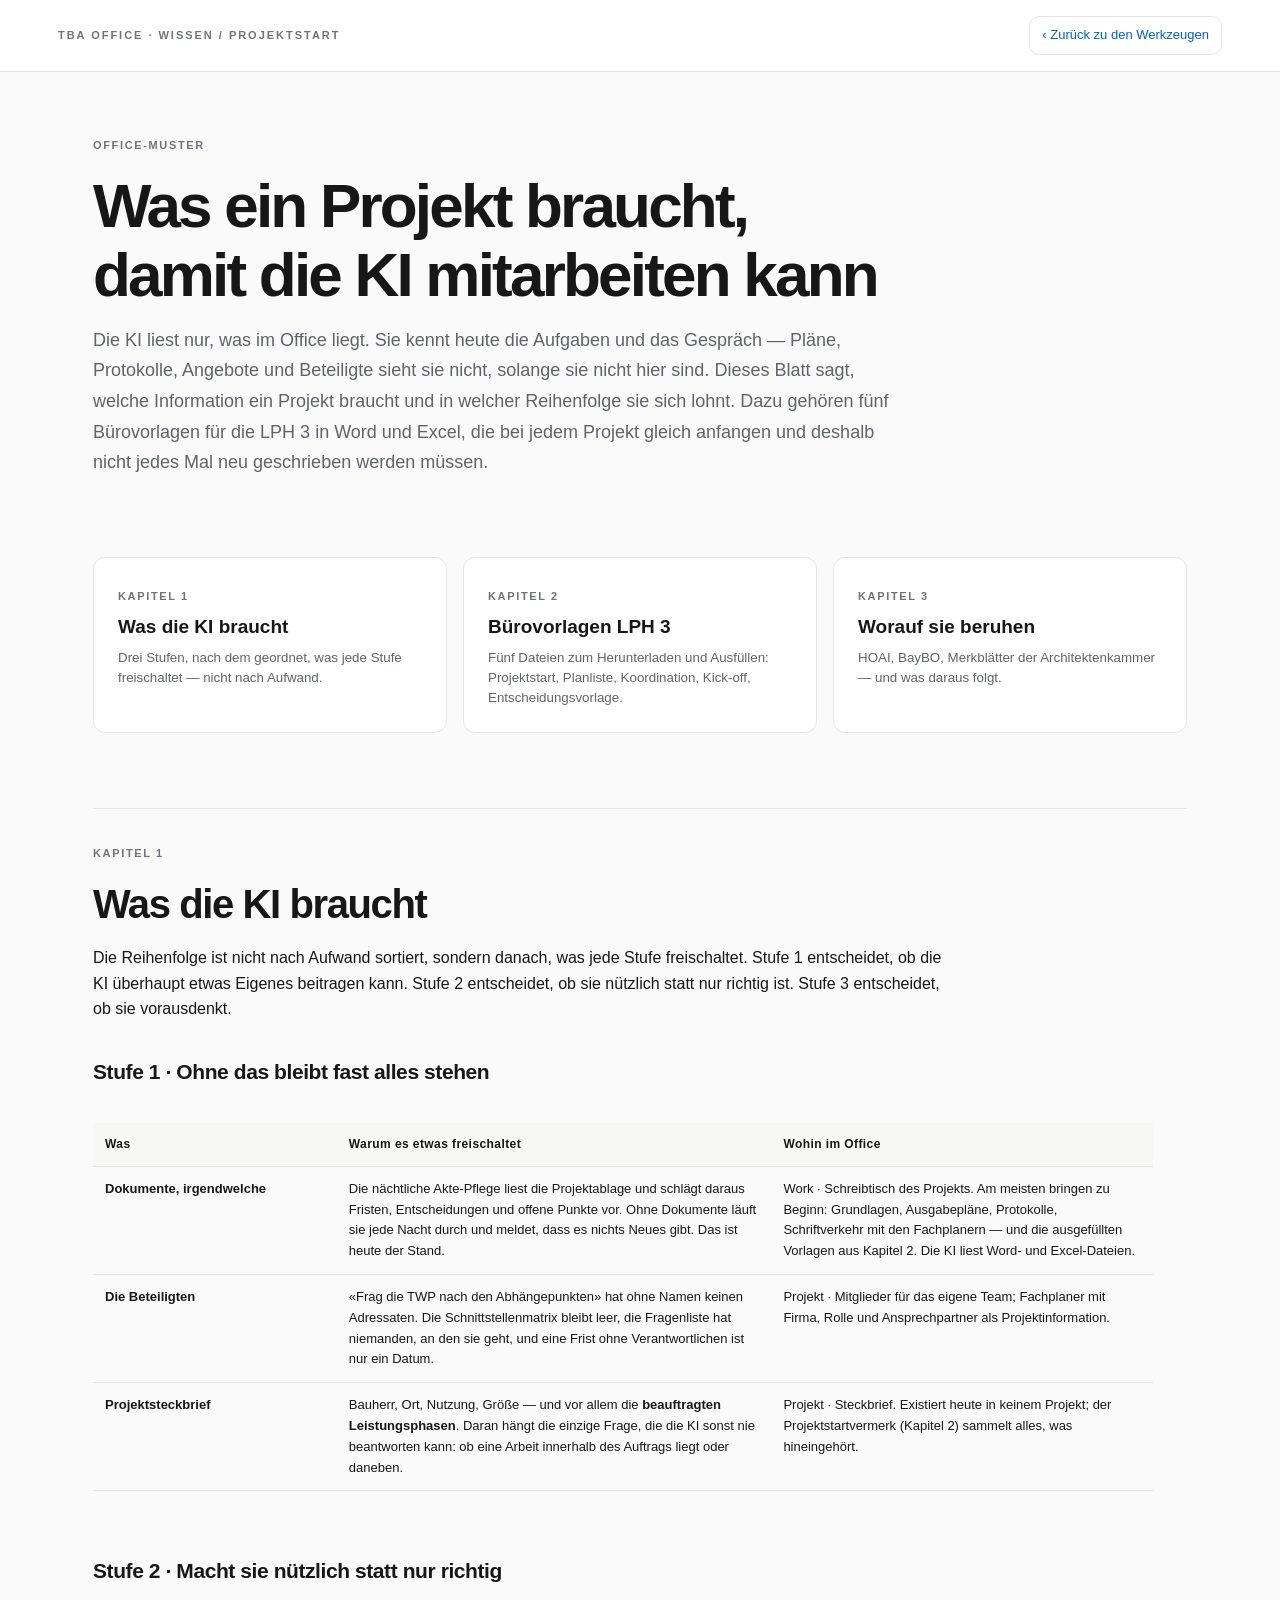
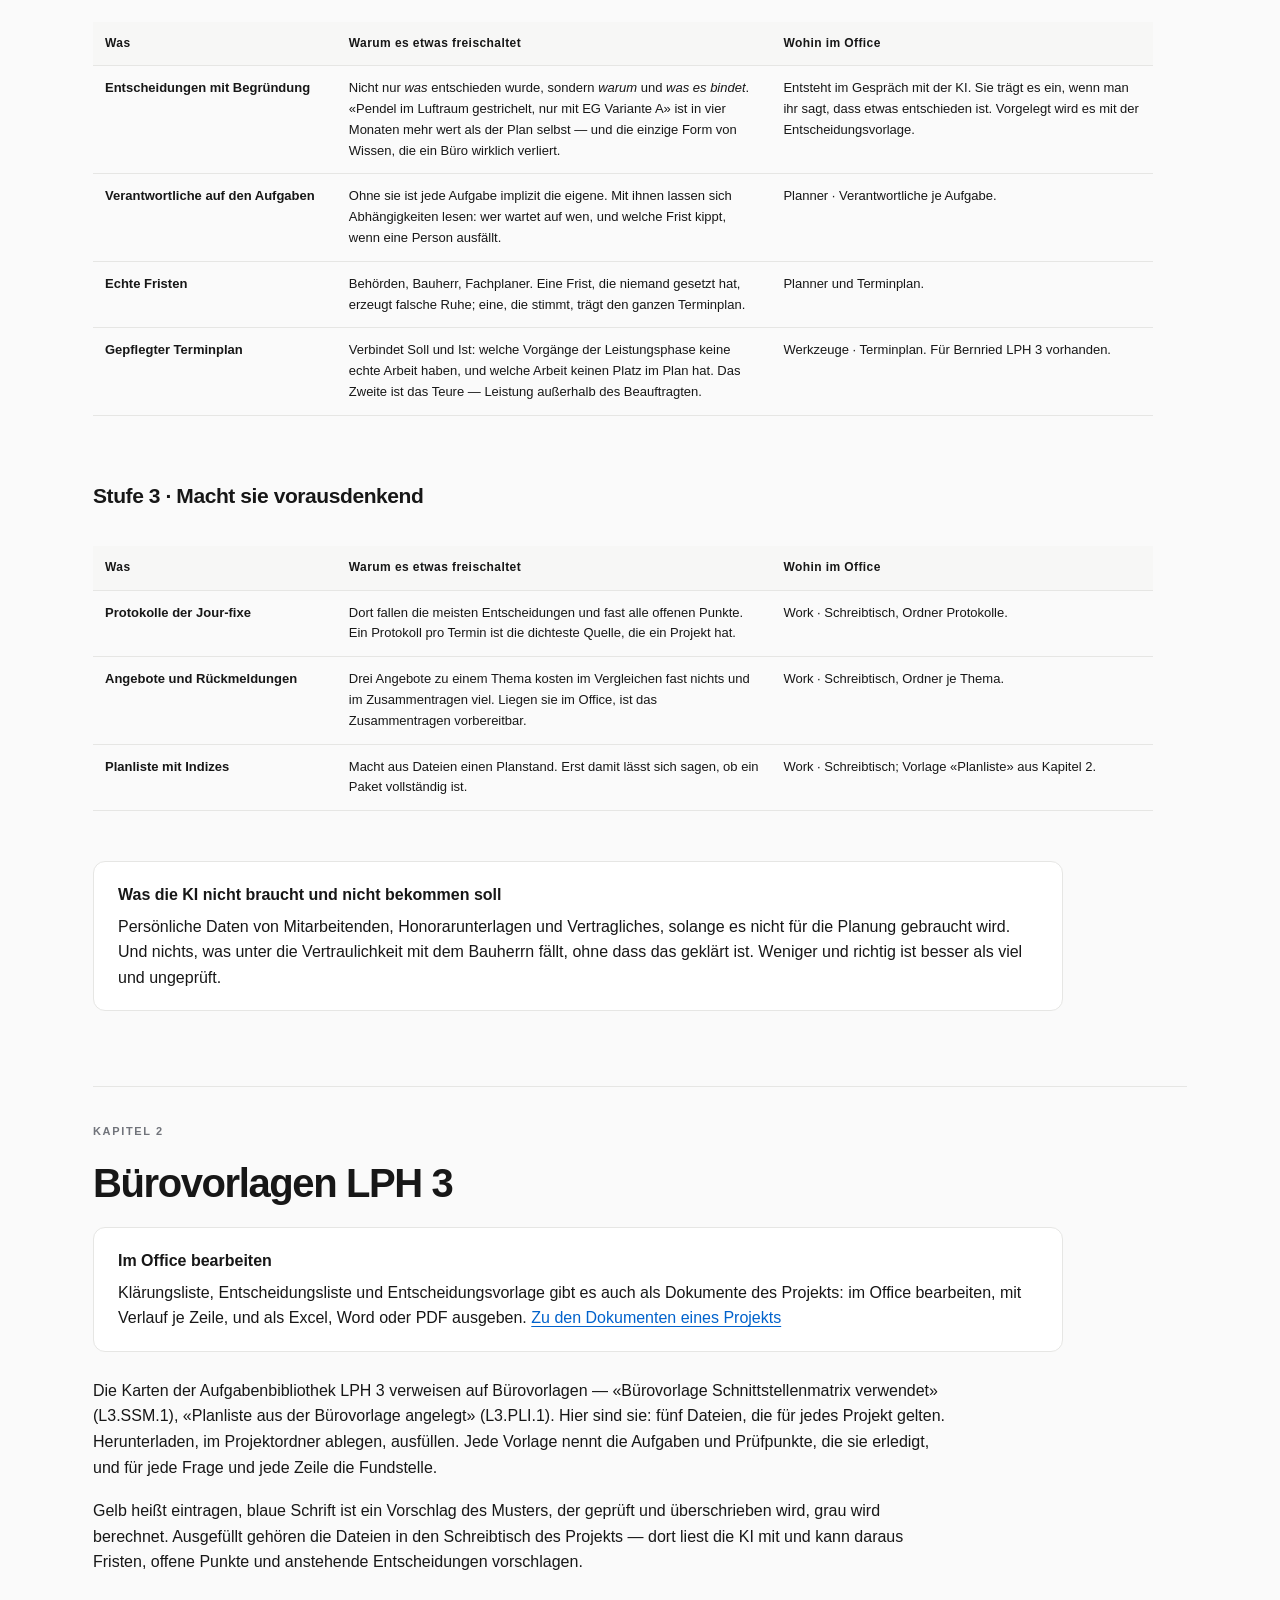
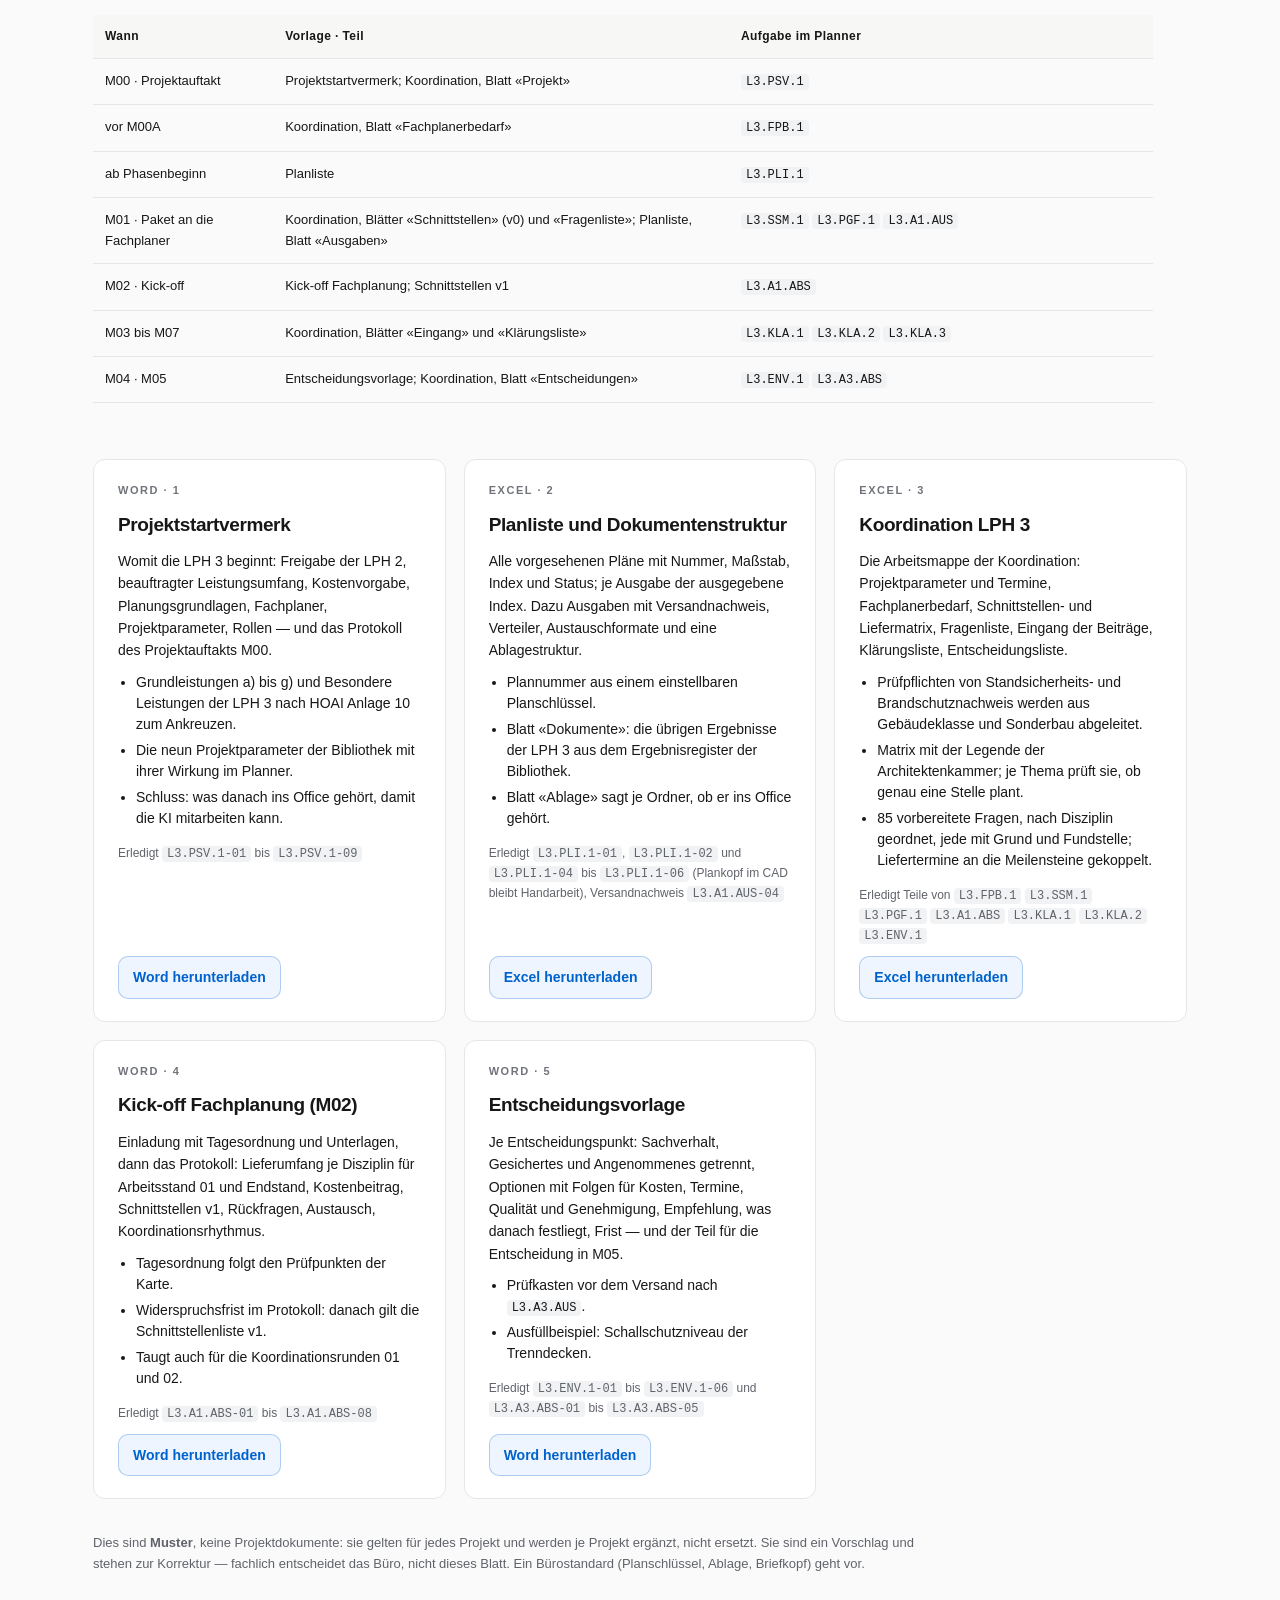
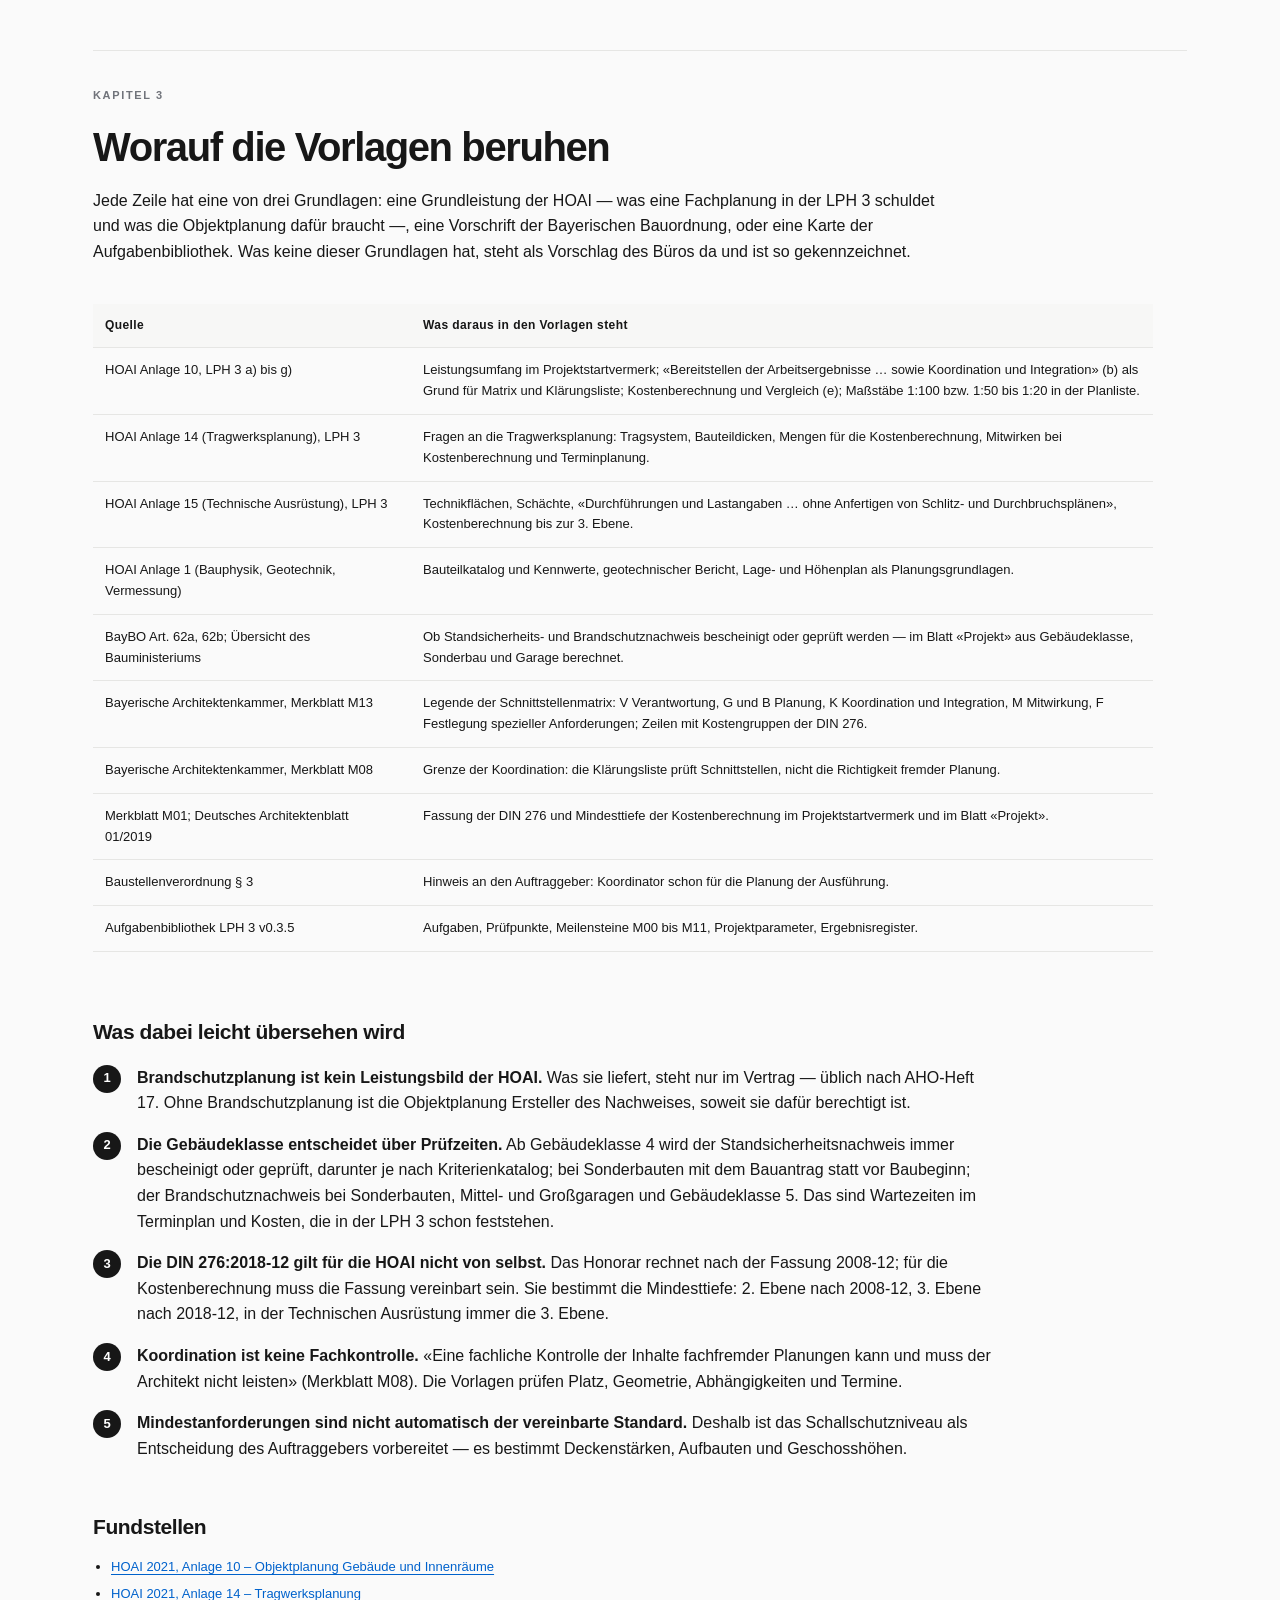
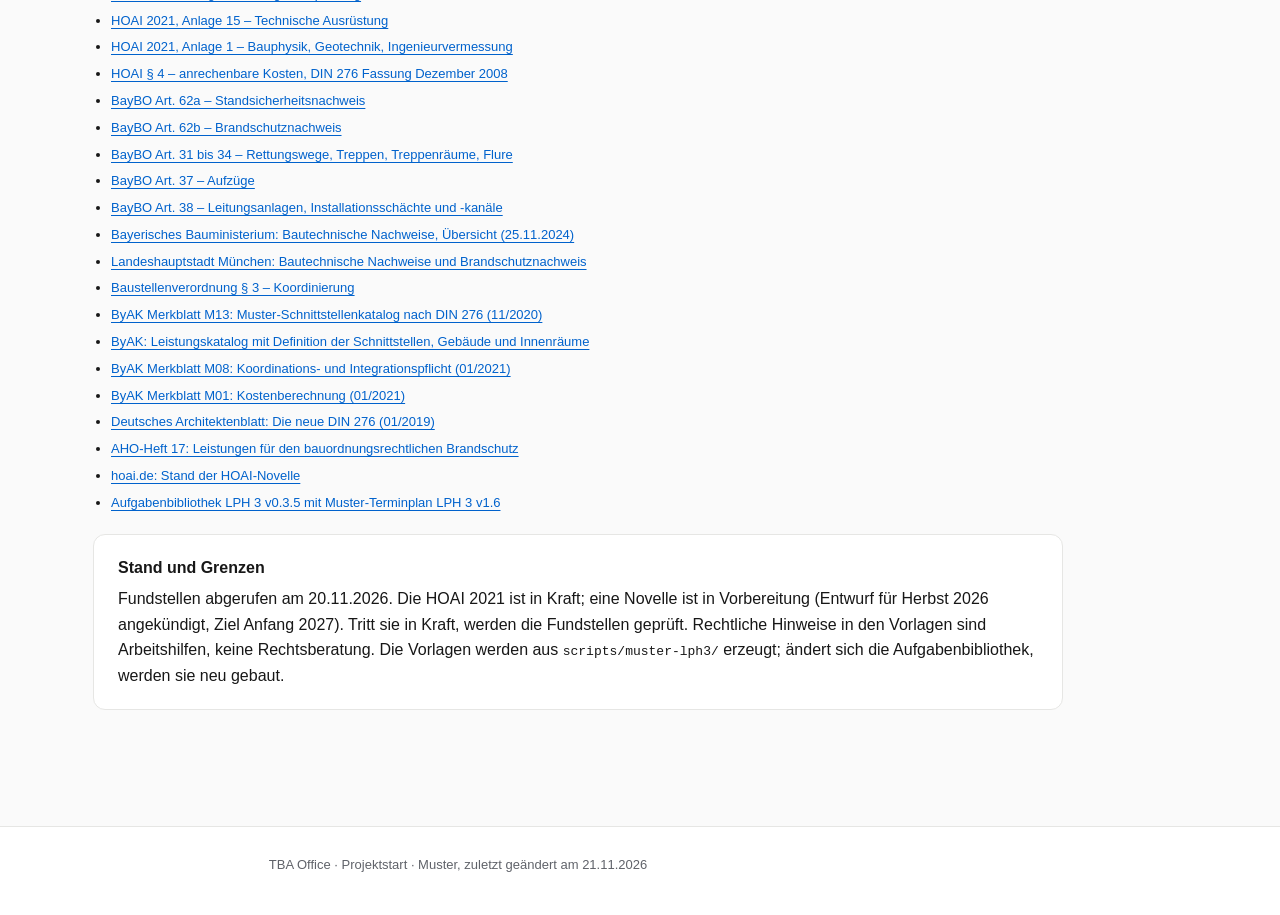
<file: projektstart.html>
<!doctype html>
<html lang="de">
<head>
<meta charset="utf-8"><meta name="viewport" content="width=device-width, initial-scale=1">
<title>Projektstart · Was ein Projekt braucht und Bürovorlagen LPH 3 | TBA Office</title>
<meta name="description" content="TBA Office Projektstart: was ein Projekt an Information braucht, damit die KI mitarbeiten kann, und fünf Bürovorlagen für die LPH 3 in Word und Excel, belegt mit HOAI, BayBO und den Merkblättern der Bayerischen Architektenkammer.">
<link rel="stylesheet" href="./shared/minds-design-tokens.css?v=3">
<style>
/* Farben und Schrift aus shared/minds-design-tokens.css (24.11.2026: kein eigenes Grün mehr; Links blau). */
:root{font-family:var(--m-type-system);color:var(--m-ink);background:var(--m-canvas);line-height:1.6}
*{box-sizing:border-box}html{scroll-behavior:smooth}body{margin:0}a{color:var(--m-link);text-underline-offset:3px}a:hover{color:var(--m-link-hover)}
header{border-bottom:1px solid var(--m-border);background:white;position:sticky;top:0;z-index:2}
.head{max-width:1220px;margin:auto;padding:16px 28px;display:flex;align-items:center;justify-content:space-between;gap:14px}
.brand{font-size:11px;letter-spacing:.18em;text-transform:uppercase;font-weight:750;color:var(--m-ink-faint)}
.back{font-size:13px;white-space:nowrap;text-decoration:none;border:1px solid var(--m-border);padding:8px 12px;border-radius:var(--m-radius-control);background:var(--m-paper)}
.hero{max-width:1150px;margin:auto;padding:65px 28px 33px}
.eyebrow{font-size:11px;font-weight:700;color:var(--m-ink-faint);letter-spacing:.15em;text-transform:uppercase}
h1{font-weight:675;letter-spacing:-.045em;font-size:clamp(36px,5vw,62px);line-height:1.1;margin:12px 0 16px;max-width:820px}
.lead{max-width:820px;font-size:18px;color:var(--m-ink-soft);line-height:1.7}
.container{max-width:1150px;margin:auto;padding:0 28px 90px}
.chapter-menu{display:grid;grid-template-columns:repeat(3,minmax(0,1fr));gap:16px;margin:28px 0 70px}
.chapter-menu a{text-decoration:none;color:inherit;border:1px solid var(--m-border);background:var(--m-paper);padding:24px;border-radius:var(--m-radius-card)}
.chapter-menu a:hover{border-color:var(--m-blue-line)}
.chapter-menu strong{display:block;font-size:19px;margin:5px 0}
.chapter-menu small{display:block;color:var(--m-ink-soft);line-height:1.5}
h2{font-size:clamp(28px,3.5vw,40px);letter-spacing:-.035em;line-height:1.2;margin:10px 0 17px}
h3{font-size:21px;letter-spacing:-.02em;margin:33px 0 12px}
p{margin:0 0 18px;max-width:860px}section{scroll-margin-top:100px}
.chapter{border-top:1px solid var(--m-border);padding-top:36px;margin-top:75px}
.table-wrap{overflow-x:auto;max-width:1060px}
.matrix{width:100%;max-width:1060px;border-collapse:collapse;font-size:13px;margin:22px 0 30px}
.matrix th{text-align:left;font-size:12px;letter-spacing:.035em;background:var(--m-surface)}
.matrix td,.matrix th{border-bottom:1px solid var(--m-border);padding:12px;vertical-align:top}
.matrix .tier{white-space:nowrap;font-weight:650}
.matrix code,.vorlage code{font-size:12px;background:var(--m-fill);padding:1px 5px;border-radius:4px;white-space:nowrap}
.note{max-width:970px;border:1px solid var(--m-border);background:var(--m-paper);padding:20px 24px;border-radius:var(--m-radius-card);margin:20px 0 26px;color:var(--m-ink)}
.note strong{display:block;margin-bottom:6px}
.small{font-size:13px;color:var(--m-ink-soft)}
.vorlagen{display:grid;grid-template-columns:repeat(auto-fit,minmax(330px,1fr));gap:18px;margin:26px 0 34px;max-width:1100px}
.vorlage{border:1px solid var(--m-border);background:var(--m-paper);border-radius:var(--m-radius-card);padding:22px 24px;display:flex;flex-direction:column;gap:10px}
.vorlage .typ{font-size:11px;font-weight:750;letter-spacing:.14em;text-transform:uppercase;color:var(--m-ink-faint)}
.vorlage h3{margin:0;font-size:19px}
.vorlage p{margin:0;font-size:14px;color:var(--m-ink)}
.vorlage ul{margin:0;padding-left:18px;font-size:14px}
.vorlage li{margin-bottom:5px;line-height:1.5}
.vorlage .karten{font-size:12px;color:var(--m-ink-soft)}
.download{align-self:flex-start;margin-top:auto;text-decoration:none;font-size:14px;font-weight:650;color:var(--m-blue);border:1px solid var(--m-blue-line);background:var(--m-blue-soft);padding:9px 14px;border-radius:var(--m-radius-control)}
.download:hover{background:var(--m-blue-soft-hover);color:var(--m-blue-hover)}
.funde{counter-reset:fund;list-style:none;padding:0;max-width:900px}
.funde li{counter-increment:fund;position:relative;padding:0 0 16px 44px}
.funde li::before{content:counter(fund);position:absolute;left:0;top:0;width:28px;height:28px;border-radius:50%;background:var(--m-ink);color:var(--m-paper);font-size:13px;font-weight:700;display:flex;align-items:center;justify-content:center}
.quellen{font-size:13px;max-width:980px;padding-left:18px}
.quellen li{margin-bottom:6px}
footer{border-top:1px solid var(--m-border);background:#fff;padding:28px;text-align:center}
@media(max-width:900px){.chapter-menu{grid-template-columns:1fr}}
@media(max-width:720px){.container,.hero,.head{padding-left:16px;padding-right:16px}.vorlagen{grid-template-columns:1fr}.matrix .tier{white-space:normal}.matrix td,.matrix th{padding:10px 7px}.matrix{font-size:12.5px}.back{padding:7px 9px}}
</style>
</head>
<body>
<header><div class="head"><span class="brand">TBA Office · Wissen / Projektstart</span><a class="back" href="./app/#section=tools">‹ Zurück zu den Werkzeugen</a></div></header>

<div class="hero">
  <p class="eyebrow">Office-Muster</p>
  <h1>Was ein Projekt braucht, damit die KI mitarbeiten kann</h1>
  <p class="lead">Die KI liest nur, was im Office liegt. Sie kennt heute die Aufgaben und das Gespräch — Pläne, Protokolle, Angebote und Beteiligte sieht sie nicht, solange sie nicht hier sind. Dieses Blatt sagt, welche Information ein Projekt braucht und in welcher Reihenfolge sie sich lohnt. Dazu gehören fünf Bürovorlagen für die LPH 3 in Word und Excel, die bei jedem Projekt gleich anfangen und deshalb nicht jedes Mal neu geschrieben werden müssen.</p>
</div>

<div class="container">
  <nav class="chapter-menu">
    <a href="#braucht"><span class="eyebrow">Kapitel 1</span><strong>Was die KI braucht</strong><small>Drei Stufen, nach dem geordnet, was jede Stufe freischaltet — nicht nach Aufwand.</small></a>
    <a href="#vorlagen"><span class="eyebrow">Kapitel 2</span><strong>Bürovorlagen LPH 3</strong><small>Fünf Dateien zum Herunterladen und Ausfüllen: Projektstart, Planliste, Koordination, Kick-off, Entscheidungsvorlage.</small></a>
    <a href="#grundlagen"><span class="eyebrow">Kapitel 3</span><strong>Worauf sie beruhen</strong><small>HOAI, BayBO, Merkblätter der Architektenkammer — und was daraus folgt.</small></a>
  </nav>

  <section id="braucht" class="chapter">
    <p class="eyebrow">Kapitel 1</p>
    <h2>Was die KI braucht</h2>
    <p>Die Reihenfolge ist nicht nach Aufwand sortiert, sondern danach, was jede Stufe freischaltet. Stufe 1 entscheidet, ob die KI überhaupt etwas Eigenes beitragen kann. Stufe 2 entscheidet, ob sie nützlich statt nur richtig ist. Stufe 3 entscheidet, ob sie vorausdenkt.</p>

    <h3>Stufe 1 · Ohne das bleibt fast alles stehen</h3>
<div class="table-wrap">
    <table class="matrix">
      <tr><th style="width:23%">Was</th><th style="width:41%">Warum es etwas freischaltet</th><th>Wohin im Office</th></tr>
      <tr>
        <td class="tier">Dokumente, irgendwelche</td>
        <td>Die nächtliche Akte-Pflege liest die Projektablage und schlägt daraus Fristen, Entscheidungen und offene Punkte vor. Ohne Dokumente läuft sie jede Nacht durch und meldet, dass es nichts Neues gibt. Das ist heute der Stand.</td>
        <td>Work · Schreibtisch des Projekts. Am meisten bringen zu Beginn: Grundlagen, Ausgabepläne, Protokolle, Schriftverkehr mit den Fachplanern — und die ausgefüllten Vorlagen aus Kapitel 2. Die KI liest Word- und Excel-Dateien.</td>
      </tr>
      <tr>
        <td class="tier">Die Beteiligten</td>
        <td>«Frag die TWP nach den Abhängepunkten» hat ohne Namen keinen Adressaten. Die Schnittstellenmatrix bleibt leer, die Fragenliste hat niemanden, an den sie geht, und eine Frist ohne Verantwortlichen ist nur ein Datum.</td>
        <td>Projekt · Mitglieder für das eigene Team; Fachplaner mit Firma, Rolle und Ansprechpartner als Projektinformation.</td>
      </tr>
      <tr>
        <td class="tier">Projektsteckbrief</td>
        <td>Bauherr, Ort, Nutzung, Größe — und vor allem die <strong>beauftragten Leistungsphasen</strong>. Daran hängt die einzige Frage, die die KI sonst nie beantworten kann: ob eine Arbeit innerhalb des Auftrags liegt oder daneben.</td>
        <td>Projekt · Steckbrief. Existiert heute in keinem Projekt; der Projektstartvermerk (Kapitel 2) sammelt alles, was hineingehört.</td>
      </tr>
    </table>
    </div>

    <h3>Stufe 2 · Macht sie nützlich statt nur richtig</h3>
<div class="table-wrap">
    <table class="matrix">
      <tr><th style="width:23%">Was</th><th style="width:41%">Warum es etwas freischaltet</th><th>Wohin im Office</th></tr>
      <tr>
        <td class="tier">Entscheidungen mit Begründung</td>
        <td>Nicht nur <em>was</em> entschieden wurde, sondern <em>warum</em> und <em>was es bindet</em>. «Pendel im Luftraum gestrichelt, nur mit EG Variante A» ist in vier Monaten mehr wert als der Plan selbst — und die einzige Form von Wissen, die ein Büro wirklich verliert.</td>
        <td>Entsteht im Gespräch mit der KI. Sie trägt es ein, wenn man ihr sagt, dass etwas entschieden ist. Vorgelegt wird es mit der Entscheidungsvorlage.</td>
      </tr>
      <tr>
        <td class="tier">Verantwortliche auf den Aufgaben</td>
        <td>Ohne sie ist jede Aufgabe implizit die eigene. Mit ihnen lassen sich Abhängigkeiten lesen: wer wartet auf wen, und welche Frist kippt, wenn eine Person ausfällt.</td>
        <td>Planner · Verantwortliche je Aufgabe.</td>
      </tr>
      <tr>
        <td class="tier">Echte Fristen</td>
        <td>Behörden, Bauherr, Fachplaner. Eine Frist, die niemand gesetzt hat, erzeugt falsche Ruhe; eine, die stimmt, trägt den ganzen Terminplan.</td>
        <td>Planner und Terminplan.</td>
      </tr>
      <tr>
        <td class="tier">Gepflegter Terminplan</td>
        <td>Verbindet Soll und Ist: welche Vorgänge der Leistungsphase keine echte Arbeit haben, und welche Arbeit keinen Platz im Plan hat. Das Zweite ist das Teure — Leistung außerhalb des Beauftragten.</td>
        <td>Werkzeuge · Terminplan. Für Bernried LPH 3 vorhanden.</td>
      </tr>
    </table>
    </div>

    <h3>Stufe 3 · Macht sie vorausdenkend</h3>
<div class="table-wrap">
    <table class="matrix">
      <tr><th style="width:23%">Was</th><th style="width:41%">Warum es etwas freischaltet</th><th>Wohin im Office</th></tr>
      <tr>
        <td class="tier">Protokolle der Jour-fixe</td>
        <td>Dort fallen die meisten Entscheidungen und fast alle offenen Punkte. Ein Protokoll pro Termin ist die dichteste Quelle, die ein Projekt hat.</td>
        <td>Work · Schreibtisch, Ordner Protokolle.</td>
      </tr>
      <tr>
        <td class="tier">Angebote und Rückmeldungen</td>
        <td>Drei Angebote zu einem Thema kosten im Vergleichen fast nichts und im Zusammentragen viel. Liegen sie im Office, ist das Zusammentragen vorbereitbar.</td>
        <td>Work · Schreibtisch, Ordner je Thema.</td>
      </tr>
      <tr>
        <td class="tier">Planliste mit Indizes</td>
        <td>Macht aus Dateien einen Planstand. Erst damit lässt sich sagen, ob ein Paket vollständig ist.</td>
        <td>Work · Schreibtisch; Vorlage «Planliste» aus Kapitel 2.</td>
      </tr>
    </table>
    </div>

    <div class="note">
      <strong>Was die KI nicht braucht und nicht bekommen soll</strong>
      Persönliche Daten von Mitarbeitenden, Honorarunterlagen und Vertragliches, solange es nicht für die Planung gebraucht wird. Und nichts, was unter die Vertraulichkeit mit dem Bauherrn fällt, ohne dass das geklärt ist. Weniger und richtig ist besser als viel und ungeprüft.
    </div>
  </section>

  <section id="vorlagen" class="chapter">
    <p class="eyebrow">Kapitel 2</p>
    <h2>Bürovorlagen LPH 3</h2>
    <div class="note"><strong>Im Office bearbeiten</strong>Klärungsliste, Entscheidungsliste und Entscheidungsvorlage gibt es auch als Dokumente des Projekts: im Office bearbeiten, mit Verlauf je Zeile, und als Excel, Word oder PDF ausgeben. <a href="./projektdokumente.html">Zu den Dokumenten eines Projekts</a></div>
    <p>Die Karten der Aufgabenbibliothek LPH 3 verweisen auf Bürovorlagen — «Bürovorlage Schnittstellenmatrix verwendet» (L3.SSM.1), «Planliste aus der Bürovorlage angelegt» (L3.PLI.1). Hier sind sie: fünf Dateien, die für jedes Projekt gelten. Herunterladen, im Projektordner ablegen, ausfüllen. Jede Vorlage nennt die Aufgaben und Prüfpunkte, die sie erledigt, und für jede Frage und jede Zeile die Fundstelle.</p>
    <p>Gelb heißt eintragen, blaue Schrift ist ein Vorschlag des Musters, der geprüft und überschrieben wird, grau wird berechnet. Ausgefüllt gehören die Dateien in den Schreibtisch des Projekts — dort liest die KI mit und kann daraus Fristen, offene Punkte und anstehende Entscheidungen vorschlagen.</p>

    <div class="table-wrap">
    <table class="matrix">
      <tr><th style="width:17%">Wann</th><th style="width:43%">Vorlage · Teil</th><th>Aufgabe im Planner</th></tr>
      <tr><td>M00 · Projektauftakt</td><td>Projektstartvermerk; Koordination, Blatt «Projekt»</td><td><code>L3.PSV.1</code></td></tr>
      <tr><td>vor M00A</td><td>Koordination, Blatt «Fachplanerbedarf»</td><td><code>L3.FPB.1</code></td></tr>
      <tr><td>ab Phasenbeginn</td><td>Planliste</td><td><code>L3.PLI.1</code></td></tr>
      <tr><td>M01 · Paket an die Fachplaner</td><td>Koordination, Blätter «Schnittstellen» (v0) und «Fragenliste»; Planliste, Blatt «Ausgaben»</td><td><code>L3.SSM.1</code> <code>L3.PGF.1</code> <code>L3.A1.AUS</code></td></tr>
      <tr><td>M02 · Kick-off</td><td>Kick-off Fachplanung; Schnittstellen v1</td><td><code>L3.A1.ABS</code></td></tr>
      <tr><td>M03 bis M07</td><td>Koordination, Blätter «Eingang» und «Klärungsliste»</td><td><code>L3.KLA.1</code> <code>L3.KLA.2</code> <code>L3.KLA.3</code></td></tr>
      <tr><td>M04 · M05</td><td>Entscheidungsvorlage; Koordination, Blatt «Entscheidungen»</td><td><code>L3.ENV.1</code> <code>L3.A3.ABS</code></td></tr>
    </table>
    </div>

    <div class="vorlagen">
      <article class="vorlage">
        <span class="typ">Word · 1</span>
        <h3>Projektstartvermerk</h3>
        <p>Womit die LPH 3 beginnt: Freigabe der LPH 2, beauftragter Leistungsumfang, Kostenvorgabe, Planungsgrundlagen, Fachplaner, Projektparameter, Rollen — und das Protokoll des Projektauftakts M00.</p>
        <ul>
          <li>Grundleistungen a) bis g) und Besondere Leistungen der LPH 3 nach HOAI Anlage 10 zum Ankreuzen.</li>
          <li>Die neun Projektparameter der Bibliothek mit ihrer Wirkung im Planner.</li>
          <li>Schluss: was danach ins Office gehört, damit die KI mitarbeiten kann.</li>
        </ul>
        <p class="karten">Erledigt <code>L3.PSV.1-01</code> bis <code>L3.PSV.1-09</code></p>
        <a class="download" href="./muster/lph3/LPH3_1_Projektstartvermerk.docx" download>Word herunterladen</a>
      </article>
      <article class="vorlage">
        <span class="typ">Excel · 2</span>
        <h3>Planliste und Dokumentenstruktur</h3>
        <p>Alle vorgesehenen Pläne mit Nummer, Maßstab, Index und Status; je Ausgabe der ausgegebene Index. Dazu Ausgaben mit Versandnachweis, Verteiler, Austauschformate und eine Ablagestruktur.</p>
        <ul>
          <li>Plannummer aus einem einstellbaren Planschlüssel.</li>
          <li>Blatt «Dokumente»: die übrigen Ergebnisse der LPH 3 aus dem Ergebnisregister der Bibliothek.</li>
          <li>Blatt «Ablage» sagt je Ordner, ob er ins Office gehört.</li>
        </ul>
        <p class="karten">Erledigt <code>L3.PLI.1-01</code>, <code>L3.PLI.1-02</code> und <code>L3.PLI.1-04</code> bis <code>L3.PLI.1-06</code> (Plankopf im CAD bleibt Handarbeit), Versandnachweis <code>L3.A1.AUS-04</code></p>
        <a class="download" href="./muster/lph3/LPH3_2_Planliste.xlsx" download>Excel herunterladen</a>
      </article>
      <article class="vorlage">
        <span class="typ">Excel · 3</span>
        <h3>Koordination LPH 3</h3>
        <p>Die Arbeitsmappe der Koordination: Projektparameter und Termine, Fachplanerbedarf, Schnittstellen- und Liefermatrix, Fragenliste, Eingang der Beiträge, Klärungsliste, Entscheidungsliste.</p>
        <ul>
          <li>Prüfpflichten von Standsicherheits- und Brandschutznachweis werden aus Gebäudeklasse und Sonderbau abgeleitet.</li>
          <li>Matrix mit der Legende der Architektenkammer; je Thema prüft sie, ob genau eine Stelle plant.</li>
          <li>85 vorbereitete Fragen, nach Disziplin geordnet, jede mit Grund und Fundstelle; Liefertermine an die Meilensteine gekoppelt.</li>
        </ul>
        <p class="karten">Erledigt Teile von <code>L3.FPB.1</code> <code>L3.SSM.1</code> <code>L3.PGF.1</code> <code>L3.A1.ABS</code> <code>L3.KLA.1</code> <code>L3.KLA.2</code> <code>L3.ENV.1</code></p>
        <a class="download" href="./muster/lph3/LPH3_3_Koordination.xlsx" download>Excel herunterladen</a>
      </article>
      <article class="vorlage">
        <span class="typ">Word · 4</span>
        <h3>Kick-off Fachplanung (M02)</h3>
        <p>Einladung mit Tagesordnung und Unterlagen, dann das Protokoll: Lieferumfang je Disziplin für Arbeitsstand 01 und Endstand, Kostenbeitrag, Schnittstellen v1, Rückfragen, Austausch, Koordinationsrhythmus.</p>
        <ul>
          <li>Tagesordnung folgt den Prüfpunkten der Karte.</li>
          <li>Widerspruchsfrist im Protokoll: danach gilt die Schnittstellenliste v1.</li>
          <li>Taugt auch für die Koordinationsrunden 01 und 02.</li>
        </ul>
        <p class="karten">Erledigt <code>L3.A1.ABS-01</code> bis <code>L3.A1.ABS-08</code></p>
        <a class="download" href="./muster/lph3/LPH3_4_Kickoff_Fachplanung.docx" download>Word herunterladen</a>
      </article>
      <article class="vorlage">
        <span class="typ">Word · 5</span>
        <h3>Entscheidungsvorlage</h3>
        <p>Je Entscheidungspunkt: Sachverhalt, Gesichertes und Angenommenes getrennt, Optionen mit Folgen für Kosten, Termine, Qualität und Genehmigung, Empfehlung, was danach festliegt, Frist — und der Teil für die Entscheidung in M05.</p>
        <ul>
          <li>Prüfkasten vor dem Versand nach <code>L3.A3.AUS</code>.</li>
          <li>Ausfüllbeispiel: Schallschutzniveau der Trenndecken.</li>
        </ul>
        <p class="karten">Erledigt <code>L3.ENV.1-01</code> bis <code>L3.ENV.1-06</code> und <code>L3.A3.ABS-01</code> bis <code>L3.A3.ABS-05</code></p>
        <a class="download" href="./muster/lph3/LPH3_5_Entscheidungsvorlage.docx" download>Word herunterladen</a>
      </article>
    </div>
    <p class="small">Dies sind <strong>Muster</strong>, keine Projektdokumente: sie gelten für jedes Projekt und werden je Projekt ergänzt, nicht ersetzt. Sie sind ein Vorschlag und stehen zur Korrektur — fachlich entscheidet das Büro, nicht dieses Blatt. Ein Bürostandard (Planschlüssel, Ablage, Briefkopf) geht vor.</p>
  </section>

  <section id="grundlagen" class="chapter">
    <p class="eyebrow">Kapitel 3</p>
    <h2>Worauf die Vorlagen beruhen</h2>
    <p>Jede Zeile hat eine von drei Grundlagen: eine Grundleistung der HOAI — was eine Fachplanung in der LPH 3 schuldet und was die Objektplanung dafür braucht —, eine Vorschrift der Bayerischen Bauordnung, oder eine Karte der Aufgabenbibliothek. Was keine dieser Grundlagen hat, steht als Vorschlag des Büros da und ist so gekennzeichnet.</p>
    <div class="table-wrap">
    <table class="matrix">
      <tr><th style="width:30%">Quelle</th><th>Was daraus in den Vorlagen steht</th></tr>
      <tr><td>HOAI Anlage 10, LPH 3 a) bis g)</td><td>Leistungsumfang im Projektstartvermerk; «Bereitstellen der Arbeitsergebnisse … sowie Koordination und Integration» (b) als Grund für Matrix und Klärungsliste; Kostenberechnung und Vergleich (e); Maßstäbe 1:100 bzw. 1:50 bis 1:20 in der Planliste.</td></tr>
      <tr><td>HOAI Anlage 14 (Tragwerksplanung), LPH 3</td><td>Fragen an die Tragwerksplanung: Tragsystem, Bauteildicken, Mengen für die Kostenberechnung, Mitwirken bei Kostenberechnung und Terminplanung.</td></tr>
      <tr><td>HOAI Anlage 15 (Technische Ausrüstung), LPH 3</td><td>Technikflächen, Schächte, «Durchführungen und Lastangaben … ohne Anfertigen von Schlitz- und Durchbruchsplänen», Kostenberechnung bis zur 3. Ebene.</td></tr>
      <tr><td>HOAI Anlage 1 (Bauphysik, Geotechnik, Vermessung)</td><td>Bauteilkatalog und Kennwerte, geotechnischer Bericht, Lage- und Höhenplan als Planungsgrundlagen.</td></tr>
      <tr><td>BayBO Art. 62a, 62b; Übersicht des Bauministeriums</td><td>Ob Standsicherheits- und Brandschutznachweis bescheinigt oder geprüft werden — im Blatt «Projekt» aus Gebäudeklasse, Sonderbau und Garage berechnet.</td></tr>
      <tr><td>Bayerische Architektenkammer, Merkblatt M13</td><td>Legende der Schnittstellenmatrix: V Verantwortung, G und B Planung, K Koordination und Integration, M Mitwirkung, F Festlegung spezieller Anforderungen; Zeilen mit Kostengruppen der DIN 276.</td></tr>
      <tr><td>Bayerische Architektenkammer, Merkblatt M08</td><td>Grenze der Koordination: die Klärungsliste prüft Schnittstellen, nicht die Richtigkeit fremder Planung.</td></tr>
      <tr><td>Merkblatt M01; Deutsches Architektenblatt 01/2019</td><td>Fassung der DIN 276 und Mindesttiefe der Kostenberechnung im Projektstartvermerk und im Blatt «Projekt».</td></tr>
      <tr><td>Baustellenverordnung § 3</td><td>Hinweis an den Auftraggeber: Koordinator schon für die Planung der Ausführung.</td></tr>
      <tr><td>Aufgabenbibliothek LPH 3 v0.3.5</td><td>Aufgaben, Prüfpunkte, Meilensteine M00 bis M11, Projektparameter, Ergebnisregister.</td></tr>
    </table>
    </div>

    <h3>Was dabei leicht übersehen wird</h3>
    <ol class="funde">
      <li><strong>Brandschutzplanung ist kein Leistungsbild der HOAI.</strong> Was sie liefert, steht nur im Vertrag — üblich nach AHO-Heft 17. Ohne Brandschutzplanung ist die Objektplanung Ersteller des Nachweises, soweit sie dafür berechtigt ist.</li>
      <li><strong>Die Gebäudeklasse entscheidet über Prüfzeiten.</strong> Ab Gebäudeklasse 4 wird der Standsicherheitsnachweis immer bescheinigt oder geprüft, darunter je nach Kriterienkatalog; bei Sonderbauten mit dem Bauantrag statt vor Baubeginn; der Brandschutznachweis bei Sonderbauten, Mittel- und Großgaragen und Gebäudeklasse 5. Das sind Wartezeiten im Terminplan und Kosten, die in der LPH 3 schon feststehen.</li>
      <li><strong>Die DIN 276:2018-12 gilt für die HOAI nicht von selbst.</strong> Das Honorar rechnet nach der Fassung 2008-12; für die Kostenberechnung muss die Fassung vereinbart sein. Sie bestimmt die Mindesttiefe: 2. Ebene nach 2008-12, 3. Ebene nach 2018-12, in der Technischen Ausrüstung immer die 3. Ebene.</li>
      <li><strong>Koordination ist keine Fachkontrolle.</strong> «Eine fachliche Kontrolle der Inhalte fachfremder Planungen kann und muss der Architekt nicht leisten» (Merkblatt M08). Die Vorlagen prüfen Platz, Geometrie, Abhängigkeiten und Termine.</li>
      <li><strong>Mindestanforderungen sind nicht automatisch der vereinbarte Standard.</strong> Deshalb ist das Schallschutzniveau als Entscheidung des Auftraggebers vorbereitet — es bestimmt Deckenstärken, Aufbauten und Geschosshöhen.</li>
    </ol>

    <h3>Fundstellen</h3>
    <ul class="quellen">
      <li><a href="https://www.gesetze-im-internet.de/hoai_2013/anlage_10.html">HOAI 2021, Anlage 10 – Objektplanung Gebäude und Innenräume</a></li>
      <li><a href="https://www.gesetze-im-internet.de/hoai_2013/anlage_14.html">HOAI 2021, Anlage 14 – Tragwerksplanung</a></li>
      <li><a href="https://www.gesetze-im-internet.de/hoai_2013/anlage_15.html">HOAI 2021, Anlage 15 – Technische Ausrüstung</a></li>
      <li><a href="https://www.gesetze-im-internet.de/hoai_2013/anlage_1.html">HOAI 2021, Anlage 1 – Bauphysik, Geotechnik, Ingenieurvermessung</a></li>
      <li><a href="https://www.gesetze-im-internet.de/hoai_2013/__4.html">HOAI § 4 – anrechenbare Kosten, DIN 276 Fassung Dezember 2008</a></li>
      <li><a href="https://www.gesetze-bayern.de/Content/Document/BayBO-62a">BayBO Art. 62a – Standsicherheitsnachweis</a></li>
      <li><a href="https://www.gesetze-bayern.de/Content/Document/BayBO-62b">BayBO Art. 62b – Brandschutznachweis</a></li>
      <li><a href="https://www.gesetze-bayern.de/Content/Document/BayBO-31">BayBO Art. 31 bis 34 – Rettungswege, Treppen, Treppenräume, Flure</a></li>
      <li><a href="https://www.gesetze-bayern.de/Content/Document/BayBO-37">BayBO Art. 37 – Aufzüge</a></li>
      <li><a href="https://www.gesetze-bayern.de/Content/Document/BayBO-38">BayBO Art. 38 – Leitungsanlagen, Installationsschächte und -kanäle</a></li>
      <li><a href="https://stmb.bayern.de/assets/stmi/buw/baurechtundtechnik/24_bautechnischenachweise_20241125.pdf">Bayerisches Bauministerium: Bautechnische Nachweise, Übersicht (25.11.2024)</a></li>
      <li><a href="https://stadt.muenchen.de/infos/bautechnische-nachweise.html">Landeshauptstadt München: Bautechnische Nachweise und Brandschutznachweis</a></li>
      <li><a href="https://www.gesetze-im-internet.de/baustellv/__3.html">Baustellenverordnung § 3 – Koordinierung</a></li>
      <li><a href="https://www.byak.de/data/pdfs/Recht/Merkblaetter/M13-Schnittstellenkatalog_nach_DIN-276.pdf">ByAK Merkblatt M13: Muster-Schnittstellenkatalog nach DIN 276 (11/2020)</a></li>
      <li><a href="https://www.byak.de/data/Recht/Schnittstellenliste_Gebaeude_Innenraeume.pdf">ByAK: Leistungskatalog mit Definition der Schnittstellen, Gebäude und Innenräume</a></li>
      <li><a href="https://www.byak.de/data/pdfs/Recht/Merkblaetter/M08_HOAI_Koordinations-und-Integrationspflicht_Januar_2021.pdf">ByAK Merkblatt M08: Koordinations- und Integrationspflicht (01/2021)</a></li>
      <li><a href="https://byak.de/data/pdfs/Recht/Merkblaetter/M01-HOAI-2021-Kostenberechnung.pdf">ByAK Merkblatt M01: Kostenberechnung (01/2021)</a></li>
      <li><a href="https://byak.de/data/pdfs/AuT/Normung/DAB_Artikel_ab_17-09/NN_19-01_DIN-276.pdf">Deutsches Architektenblatt: Die neue DIN 276 (01/2019)</a></li>
      <li><a href="https://www.aho.de/publication/heft-17-2/">AHO-Heft 17: Leistungen für den bauordnungsrechtlichen Brandschutz</a></li>
      <li><a href="https://www.hoai.de/hoai/hoai-2027/">hoai.de: Stand der HOAI-Novelle</a></li>
      <li><a href="https://tbarchitekten.github.io/app/#section=work&amp;muster=LPH3">Aufgabenbibliothek LPH 3 v0.3.5 mit Muster-Terminplan LPH 3 v1.6</a></li>
    </ul>
    <div class="note">
      <strong>Stand und Grenzen</strong>
      Fundstellen abgerufen am 20.11.2026. Die HOAI 2021 ist in Kraft; eine Novelle ist in Vorbereitung (Entwurf für Herbst 2026 angekündigt, Ziel Anfang 2027). Tritt sie in Kraft, werden die Fundstellen geprüft. Rechtliche Hinweise in den Vorlagen sind Arbeitshilfen, keine Rechtsberatung. Die Vorlagen werden aus <code>scripts/muster-lph3/</code> erzeugt; ändert sich die Aufgabenbibliothek, werden sie neu gebaut.
    </div>
  </section>
</div>

<footer><p class="small">TBA Office · Projektstart · Muster, zuletzt geändert am 21.11.2026</p></footer>
</body>
</html>
</file>
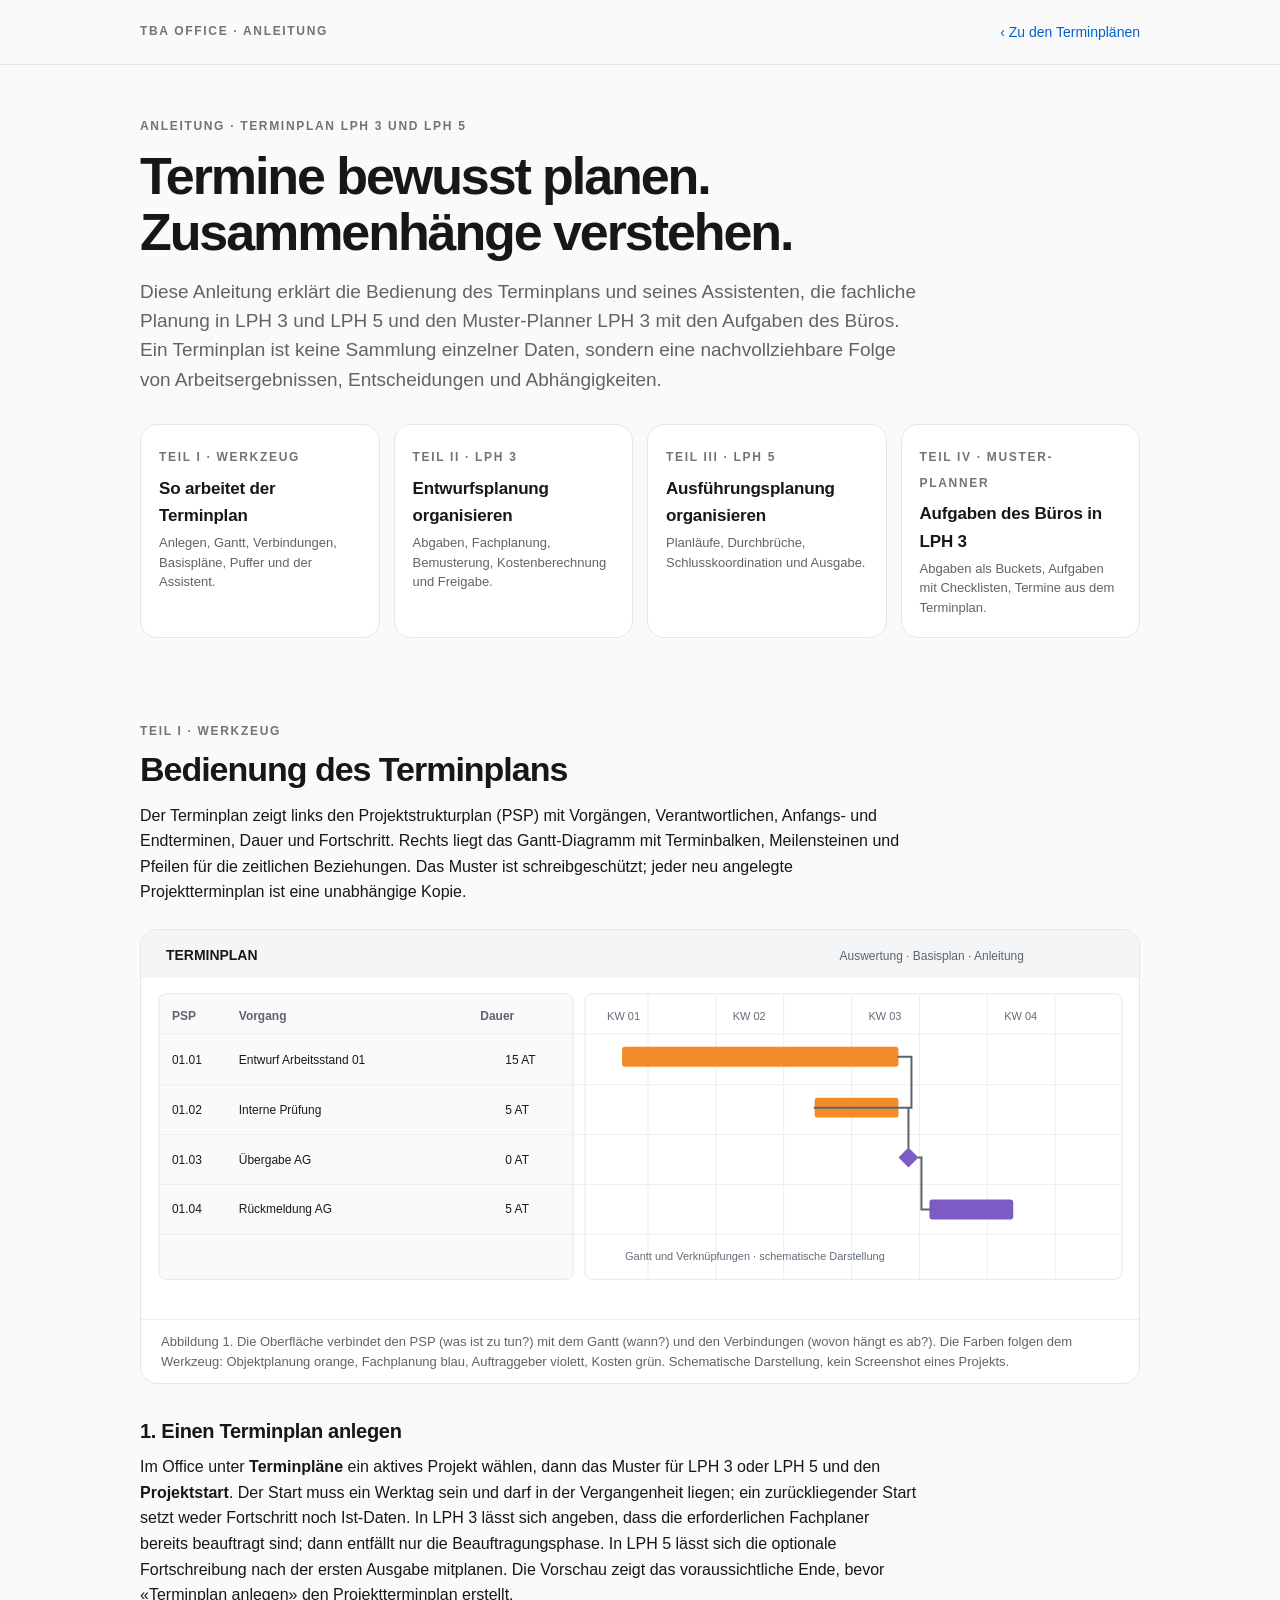
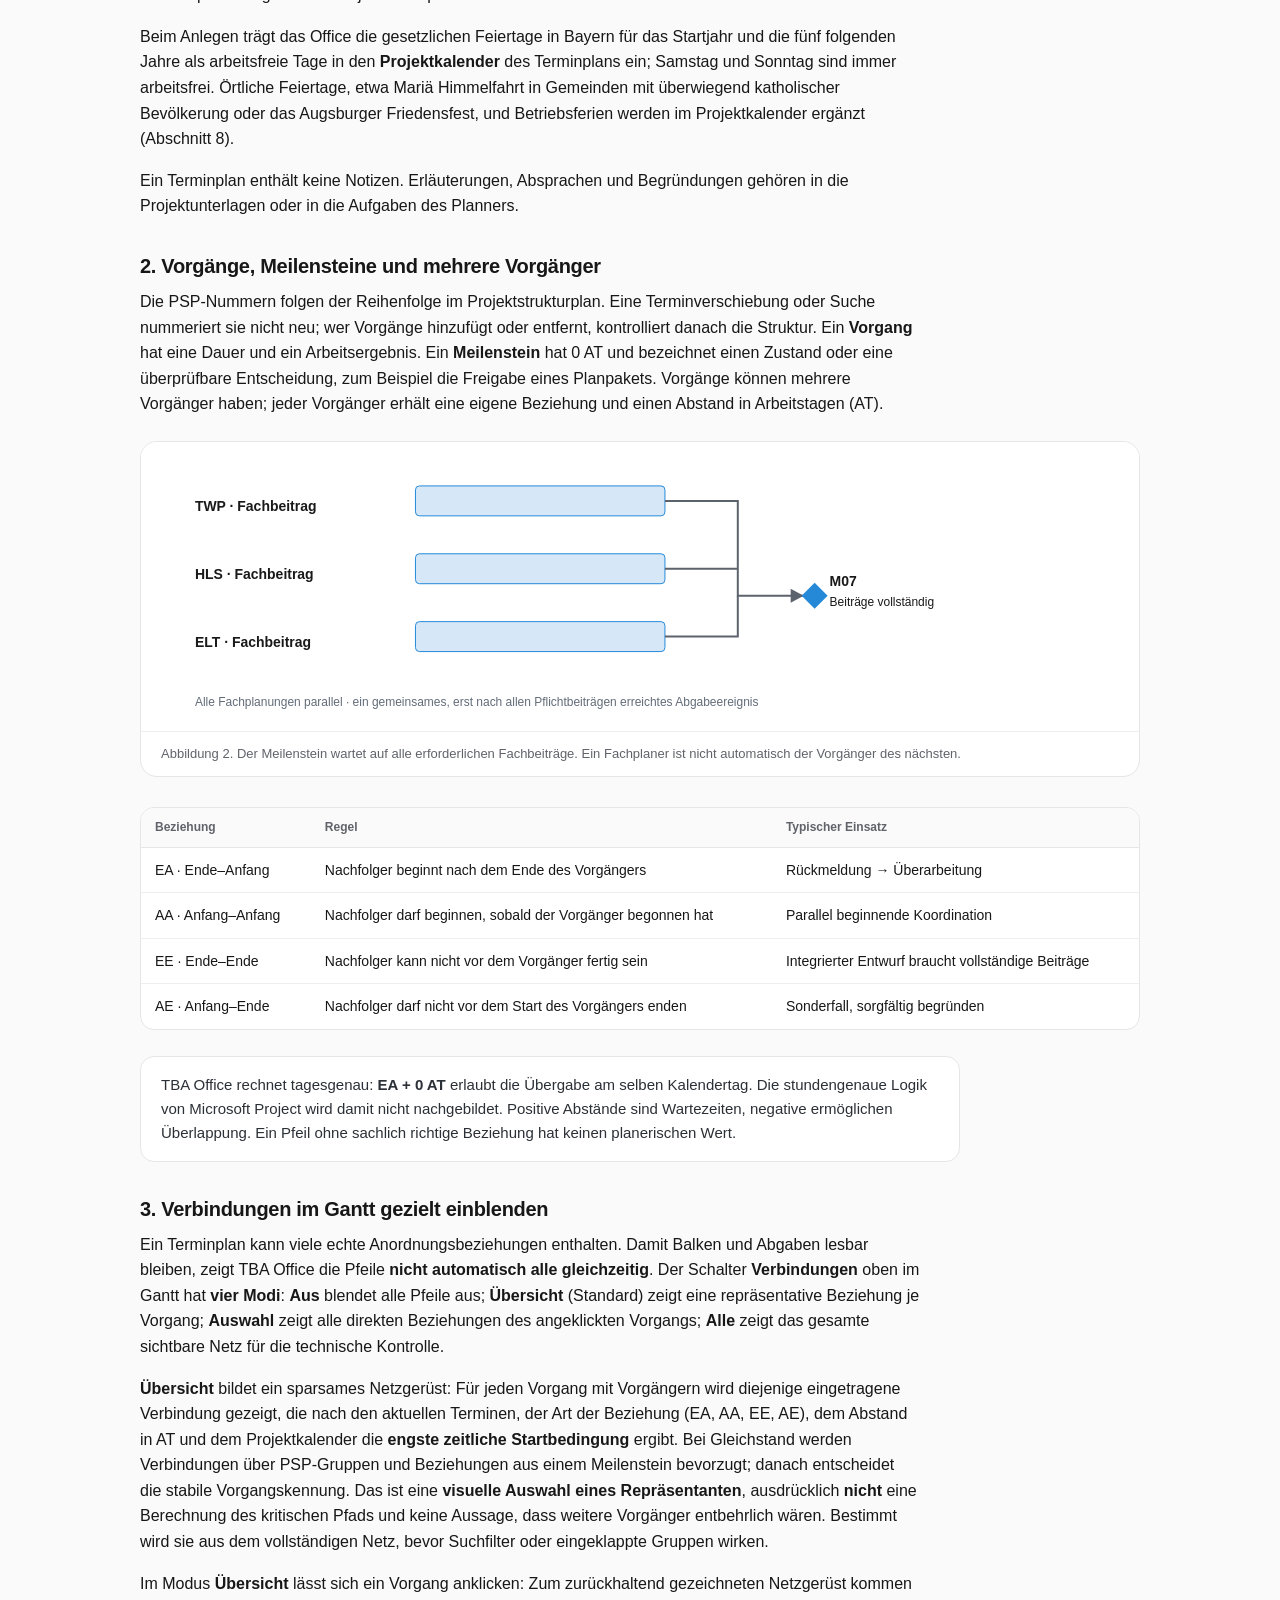
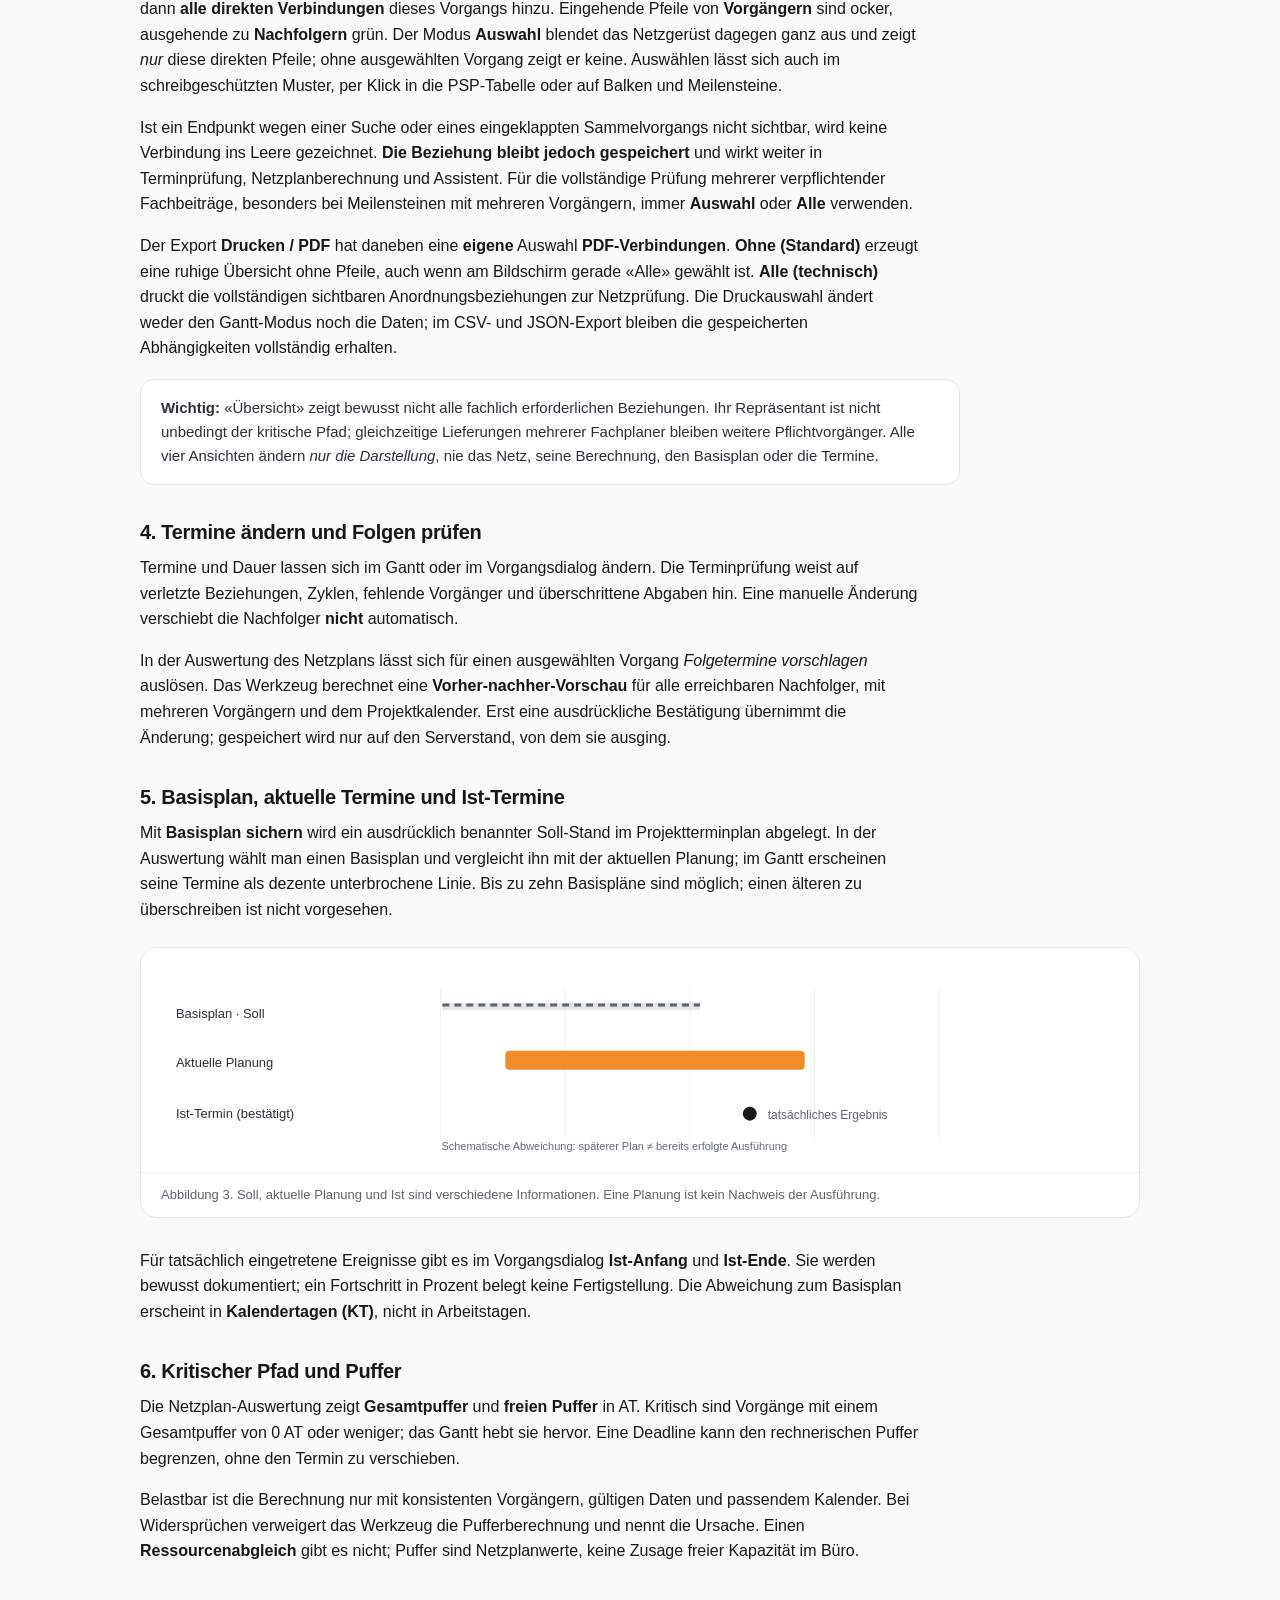
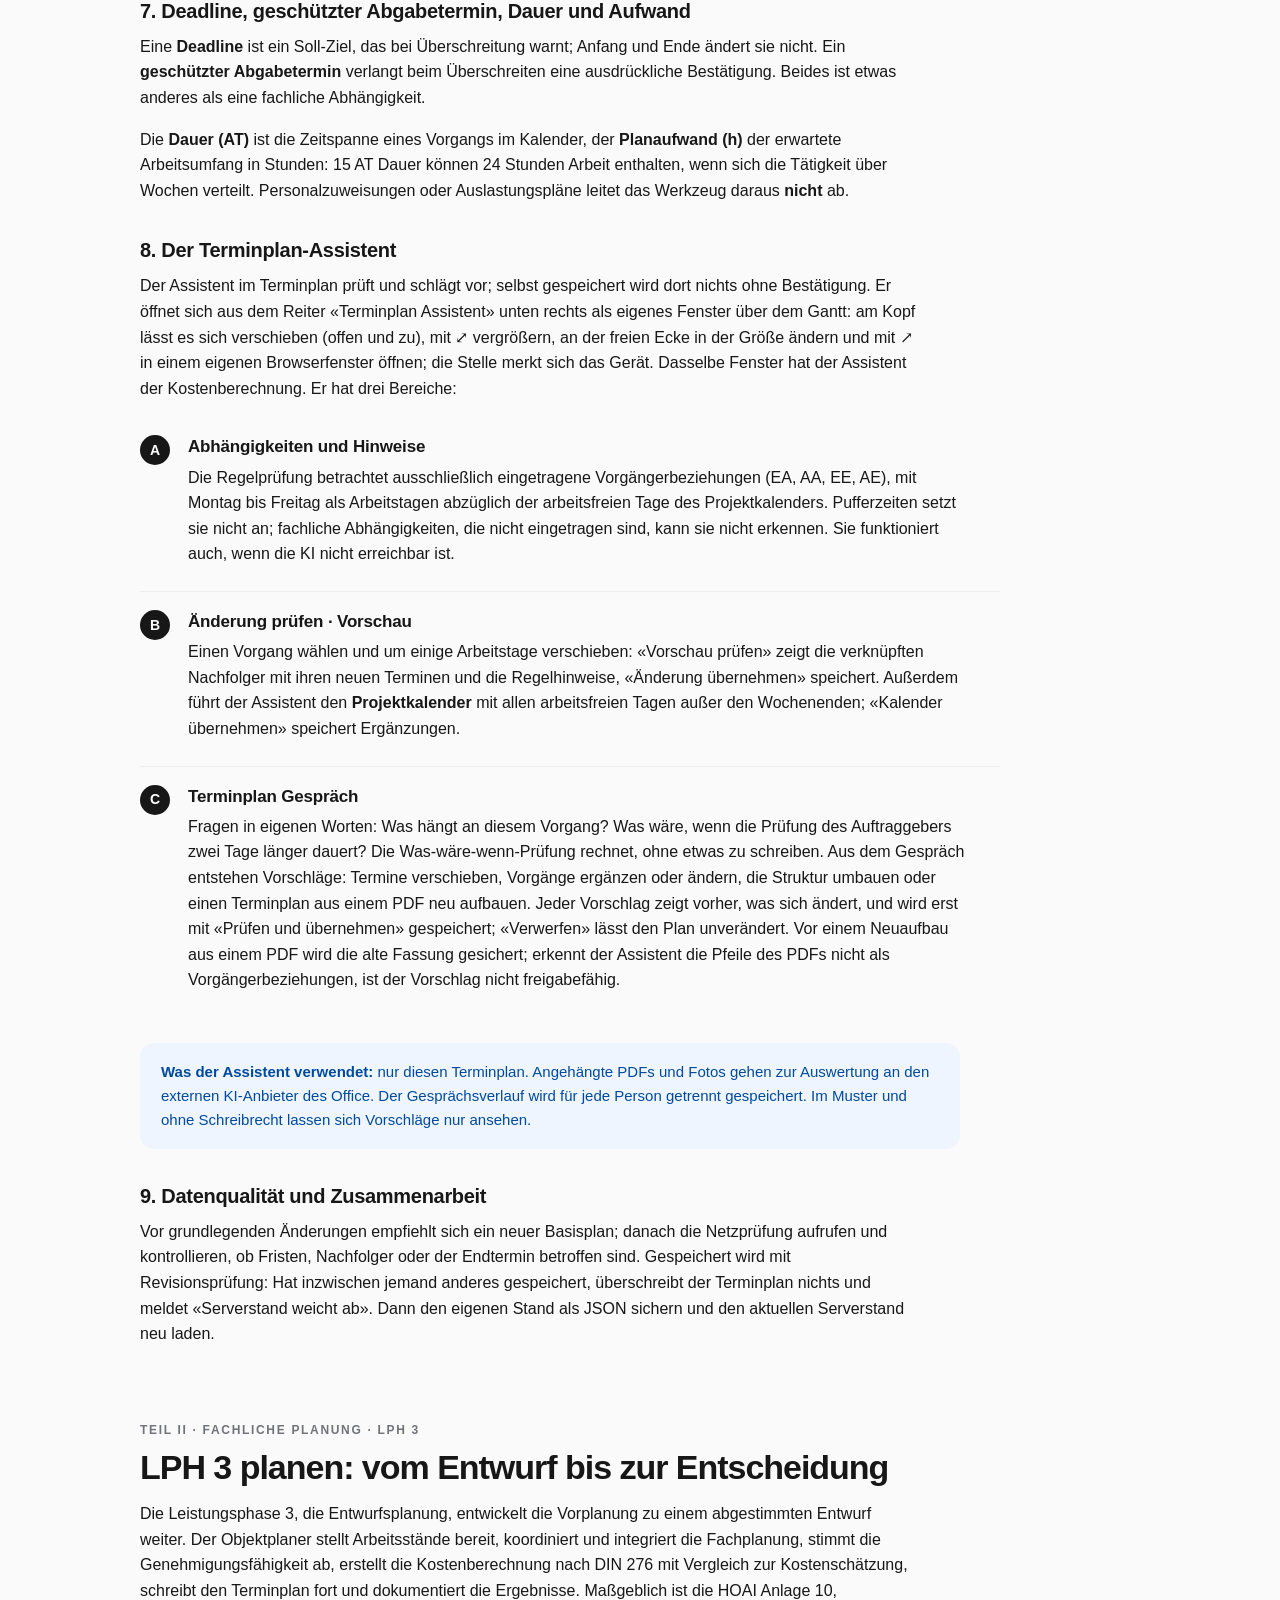
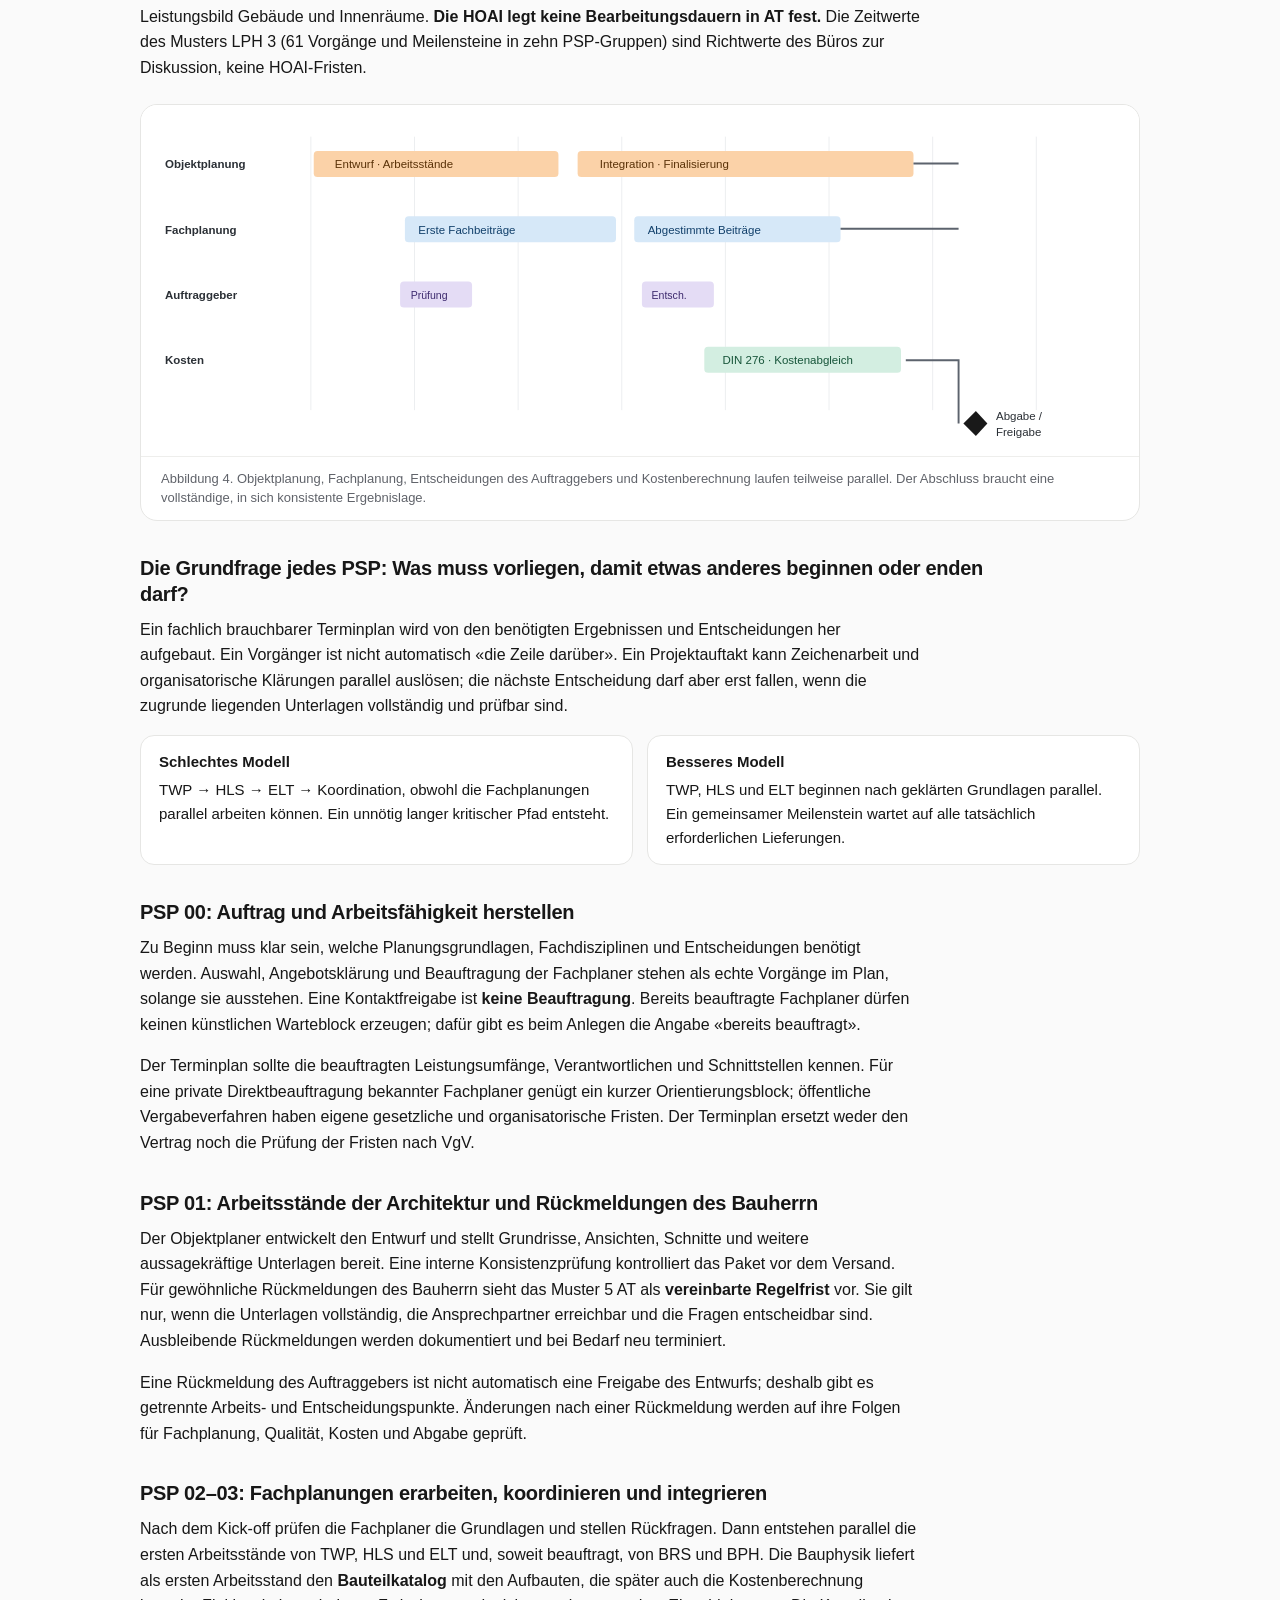
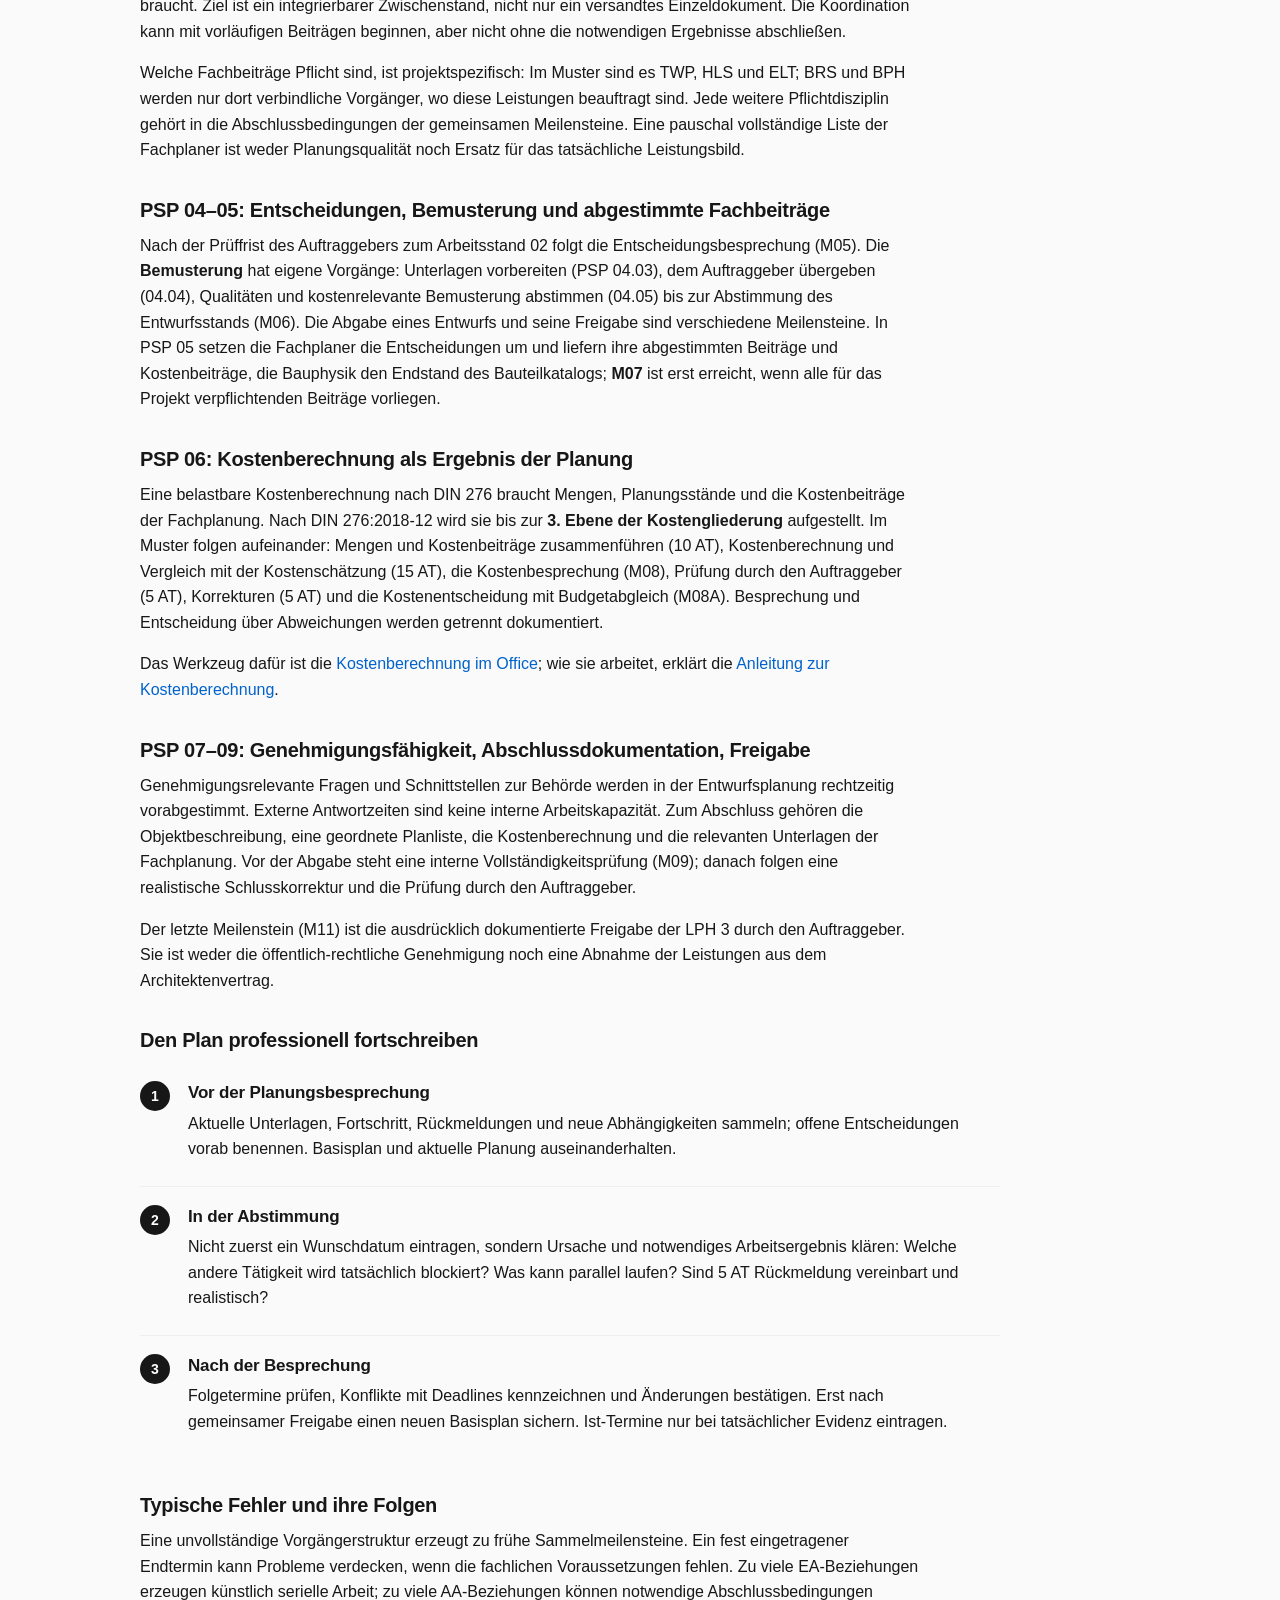
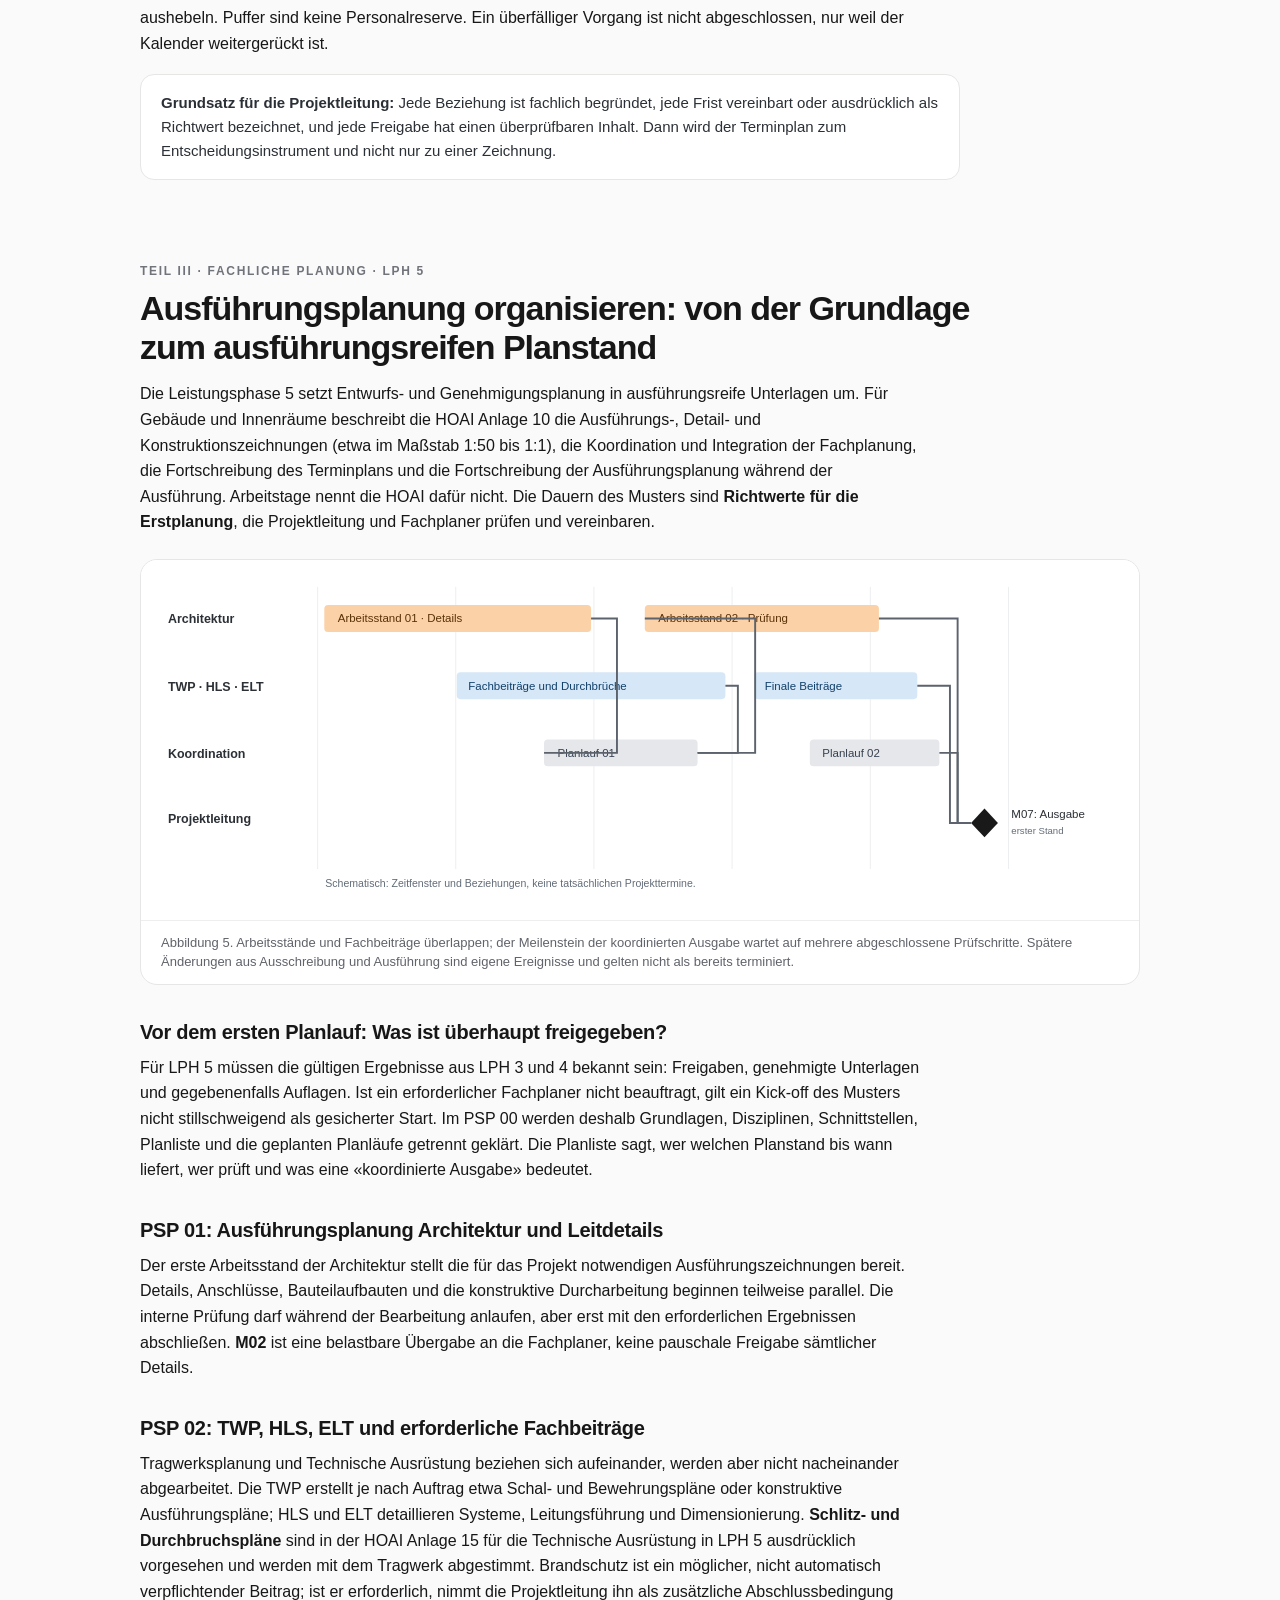
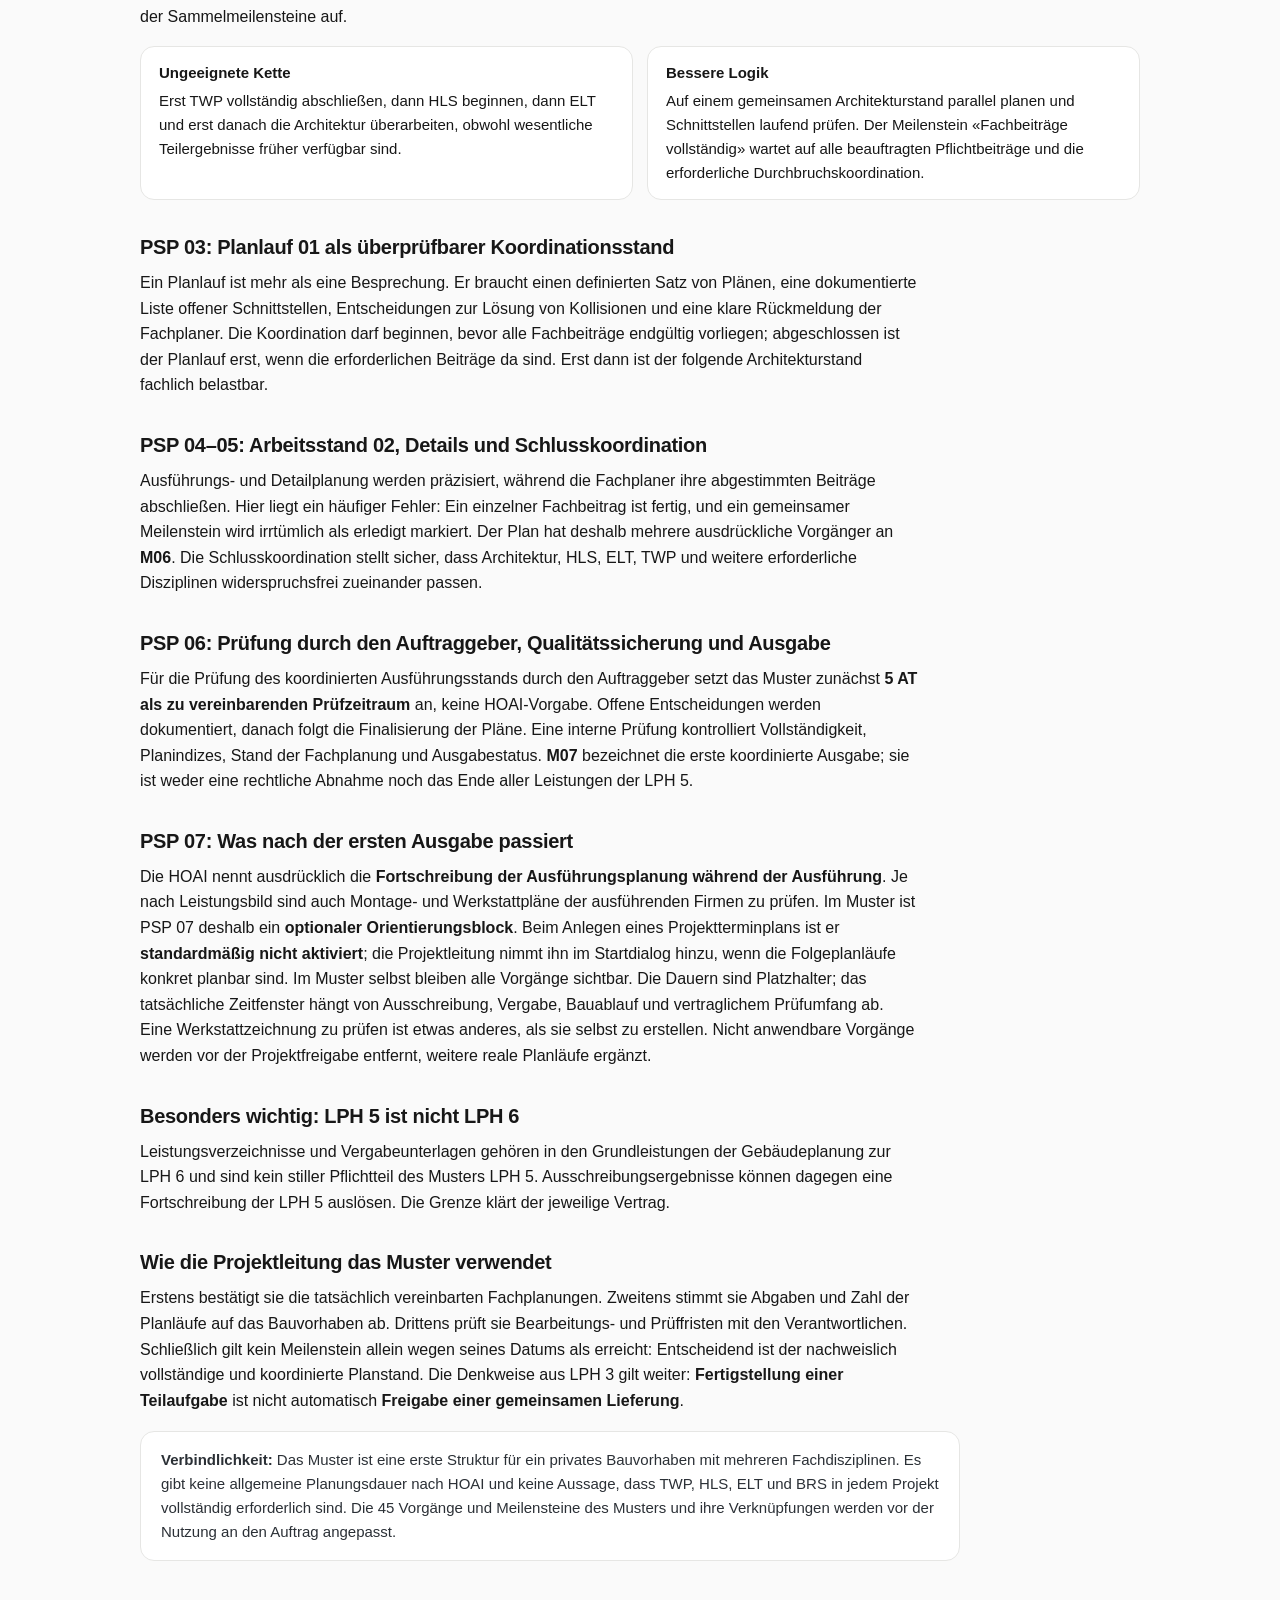
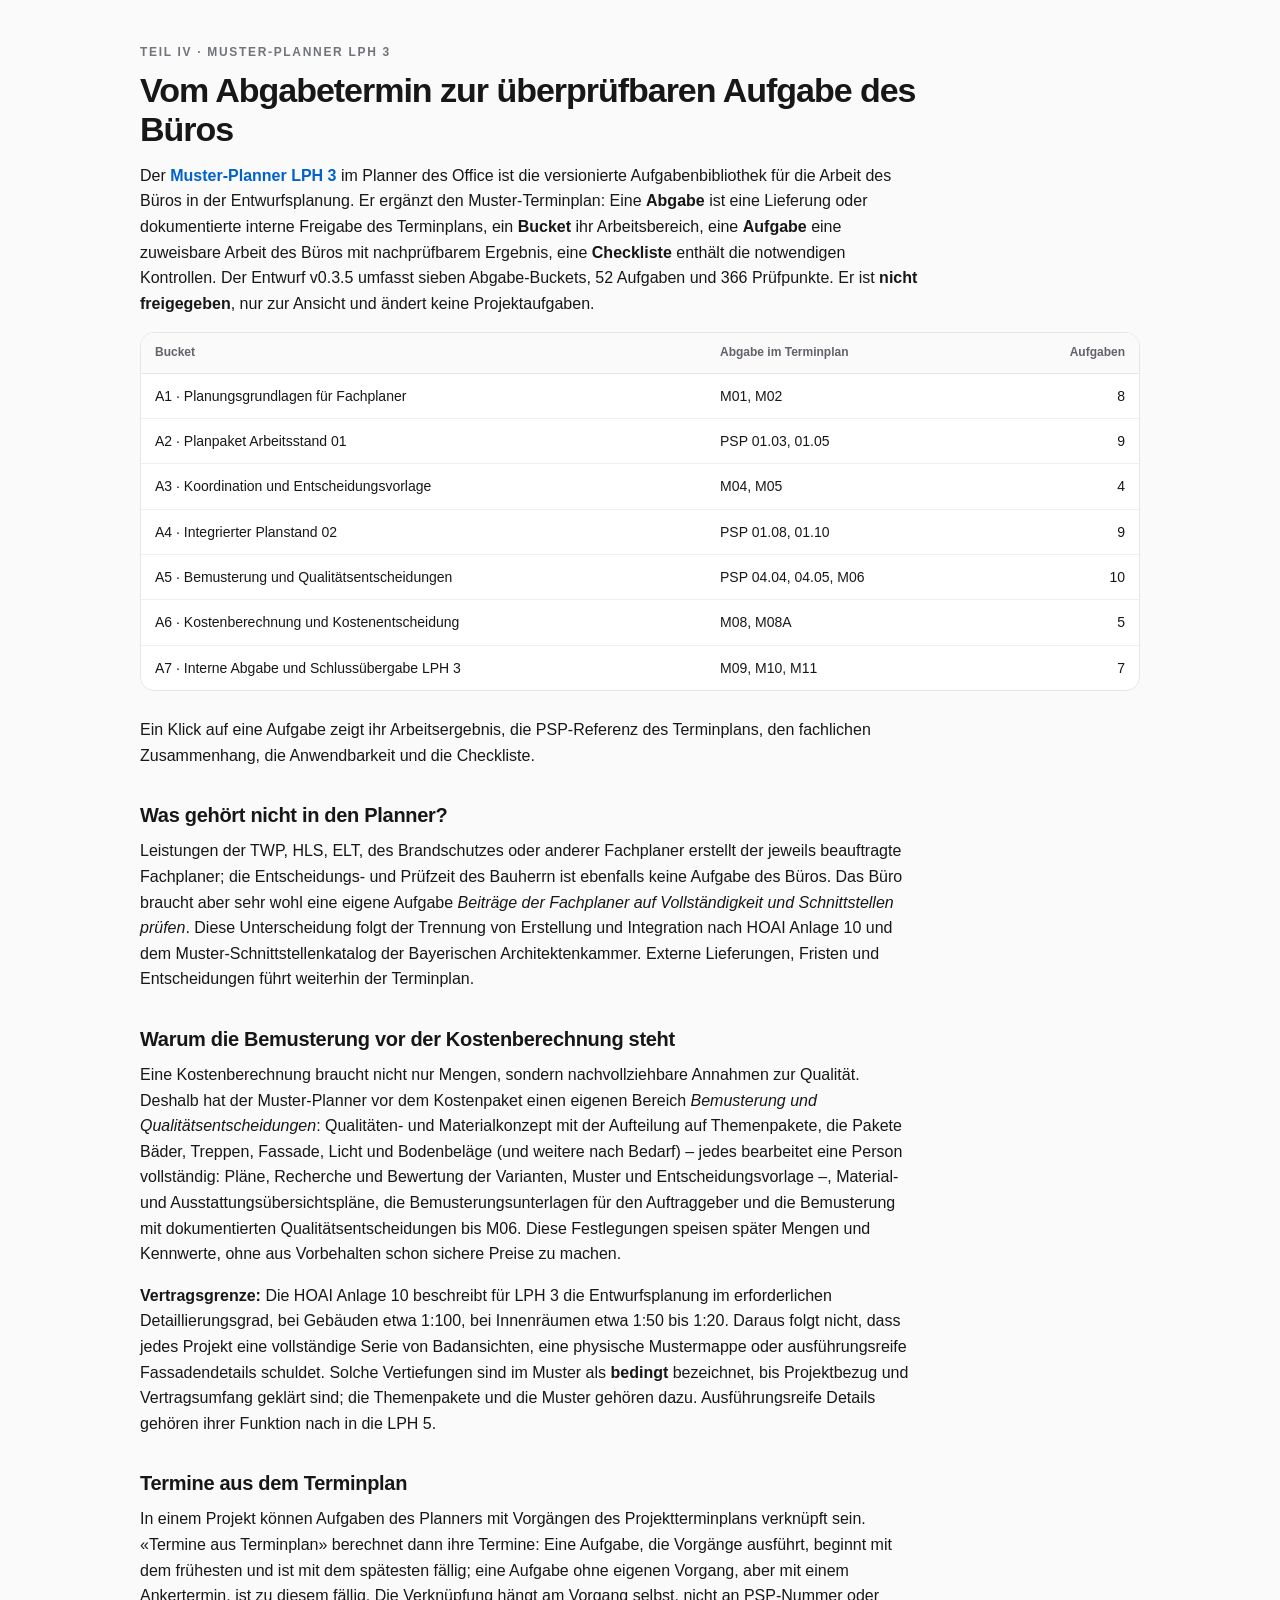
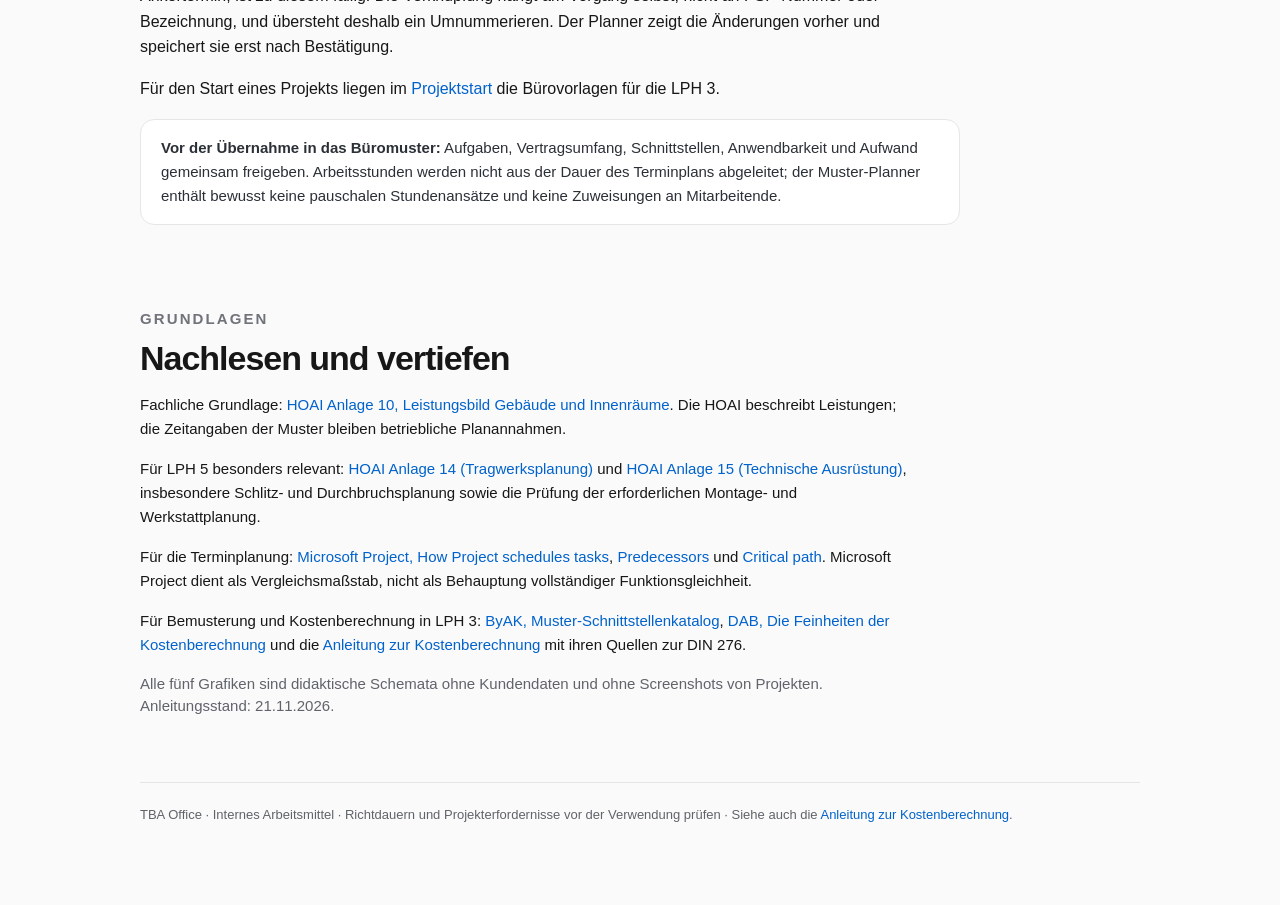
<file: terminplan-hilfe.html>
<!doctype html>
<html lang="de">
<head>
<meta charset="utf-8">
<meta name="viewport" content="width=device-width, initial-scale=1, viewport-fit=cover">
<title>Terminplan · Anleitung | TBA Office</title>
<meta name="description" content="TBA Office Terminplan: Bedienung, Terminplan-Assistent, fachliche Planung in LPH 3 und LPH 5 und Muster-Planner LPH 3.">
<link rel="stylesheet" href="./shared/minds-design-tokens.css?v=3">
<link rel="stylesheet" href="./anleitung.css?v=office6">
</head>
<body>
<header class="a-top"><div class="a-top-in"><span class="a-brand">TBA Office · Anleitung</span><a class="a-back" href="./app/#section=plans">‹ Zu den Terminplänen</a></div></header>
<main class="a-wrap">
<div class="a-hero">
  <p class="kicker">Anleitung · Terminplan LPH 3 und LPH 5</p>
  <h1>Termine bewusst planen. Zusammenhänge verstehen.</h1>
  <p class="lead">Diese Anleitung erklärt die Bedienung des Terminplans und seines Assistenten, die fachliche Planung in LPH 3 und LPH 5 und den Muster-Planner LPH 3 mit den Aufgaben des Büros. Ein Terminplan ist keine Sammlung einzelner Daten, sondern eine nachvollziehbare Folge von Arbeitsergebnissen, Entscheidungen und Abhängigkeiten.</p>
  <nav class="a-menu" aria-label="Kapitel">
    <a href="#werkzeug"><span class="kicker">Teil I · Werkzeug</span><strong>So arbeitet der Terminplan</strong><small>Anlegen, Gantt, Verbindungen, Basispläne, Puffer und der Assistent.</small></a>
    <a href="#planung"><span class="kicker">Teil II · LPH 3</span><strong>Entwurfsplanung organisieren</strong><small>Abgaben, Fachplanung, Bemusterung, Kostenberechnung und Freigabe.</small></a>
    <a href="#planung-lph5"><span class="kicker">Teil III · LPH 5</span><strong>Ausführungsplanung organisieren</strong><small>Planläufe, Durchbrüche, Schlusskoordination und Ausgabe.</small></a>
    <a href="#masterplanner"><span class="kicker">Teil IV · Muster-Planner</span><strong>Aufgaben des Büros in LPH 3</strong><small>Abgaben als Buckets, Aufgaben mit Checklisten, Termine aus dem Terminplan.</small></a>
  </nav>
</div>

<section class="kap" id="werkzeug">
  <p class="kicker">Teil I · Werkzeug</p>
  <h2>Bedienung des Terminplans</h2>
  <p>Der Terminplan zeigt links den Projektstrukturplan (PSP) mit Vorgängen, Verantwortlichen, Anfangs- und Endterminen, Dauer und Fortschritt. Rechts liegt das Gantt-Diagramm mit Terminbalken, Meilensteinen und Pfeilen für die zeitlichen Beziehungen. Das Muster ist schreibgeschützt; jeder neu angelegte Projektterminplan ist eine unabhängige Kopie.</p>
  <figure class="abb"><svg viewBox="0 0 1000 390" role="img" aria-label="Schematische Terminplanoberfläche mit PSP-Tabelle, Gantt, Abhängigkeitspfeilen und Auswertung">
<rect width="1000" height="390" fill="#fff"/><rect width="1000" height="48" fill="#f4f5f7"/>
<text x="25" y="30" font-size="14" font-weight="700" fill="#191919">TERMINPLAN</text><text x="700" y="30" font-size="12" fill="#5c636d">Auswertung · Basisplan · Anleitung</text>
<rect x="18" y="64" width="415" height="286" rx="7" fill="#fafafa" stroke="#e4e6e9"/>
<rect x="445" y="64" width="538" height="286" rx="7" fill="#fff" stroke="#e4e6e9"/>
<text x="31" y="90" font-size="12" font-weight="700" fill="#5c636d">PSP</text><text x="98" y="90" font-size="12" font-weight="700" fill="#5c636d">Vorgang</text><text x="340" y="90" font-size="12" font-weight="700" fill="#5c636d">Dauer</text>
<g font-size="12" fill="#191919"><text x="31" y="134">01.01</text><text x="98" y="134">Entwurf Arbeitsstand 01</text><text x="365" y="134">15 AT</text><text x="31" y="184">01.02</text><text x="98" y="184">Interne Prüfung</text><text x="365" y="184">5 AT</text><text x="31" y="234">01.03</text><text x="98" y="234">Übergabe AG</text><text x="365" y="234">0 AT</text><text x="31" y="284">01.04</text><text x="98" y="284">Rückmeldung AG</text><text x="365" y="284">5 AT</text></g>
<g stroke="#eceef0"><path d="M18 104H983M18 155H983M18 205H983M18 255H983M18 305H983"/><path d="M508 64V350M576 64V350M644 64V350M712 64V350M780 64V350M848 64V350M916 64V350"/></g>
<g font-size="11" fill="#626c78"><text x="467" y="90">KW 01</text><text x="593" y="90">KW 02</text><text x="729" y="90">KW 03</text><text x="865" y="90">KW 04</text></g>
<rect x="482" y="117" width="277" height="20" rx="3" fill="#f28c28"/><rect x="675" y="168" width="84" height="20" rx="3" fill="#f28c28"/>
<polygon points="769,218 779,228 769,238 759,228" fill="#7c5cc4"/>
<rect x="790" y="270" width="84" height="20" rx="3" fill="#7c5cc4"/>
<path d="M759 127H772V178H675M759 178H769V218M779 228H782V280H790" fill="none" stroke="#5c636d" stroke-width="2" stroke-linecap="round"/><text x="485" y="331" fill="#626c78" font-size="11">Gantt und Verknüpfungen · schematische Darstellung</text>
</svg><figcaption>Abbildung 1. Die Oberfläche verbindet den PSP (was ist zu tun?) mit dem Gantt (wann?) und den Verbindungen (wovon hängt es ab?). Die Farben folgen dem Werkzeug: Objektplanung orange, Fachplanung blau, Auftraggeber violett, Kosten grün. Schematische Darstellung, kein Screenshot eines Projekts.</figcaption></figure>

  <h3>1. Einen Terminplan anlegen</h3>
  <p>Im Office unter <strong>Terminpläne</strong> ein aktives Projekt wählen, dann das Muster für LPH 3 oder LPH 5 und den <strong>Projektstart</strong>. Der Start muss ein Werktag sein und darf in der Vergangenheit liegen; ein zurückliegender Start setzt weder Fortschritt noch Ist-Daten. In LPH 3 lässt sich angeben, dass die erforderlichen Fachplaner bereits beauftragt sind; dann entfällt nur die Beauftragungsphase. In LPH 5 lässt sich die optionale Fortschreibung nach der ersten Ausgabe mitplanen. Die Vorschau zeigt das voraussichtliche Ende, bevor «Terminplan anlegen» den Projektterminplan erstellt.</p>
  <p>Beim Anlegen trägt das Office die gesetzlichen Feiertage in Bayern für das Startjahr und die fünf folgenden Jahre als arbeitsfreie Tage in den <strong>Projektkalender</strong> des Terminplans ein; Samstag und Sonntag sind immer arbeitsfrei. Örtliche Feiertage, etwa Mariä Himmelfahrt in Gemeinden mit überwiegend katholischer Bevölkerung oder das Augsburger Friedensfest, und Betriebsferien werden im Projektkalender ergänzt (Abschnitt 8).</p>
  <p>Ein Terminplan enthält keine Notizen. Erläuterungen, Absprachen und Begründungen gehören in die Projektunterlagen oder in die Aufgaben des Planners.</p>

  <h3>2. Vorgänge, Meilensteine und mehrere Vorgänger</h3>
  <p>Die PSP-Nummern folgen der Reihenfolge im Projektstrukturplan. Eine Terminverschiebung oder Suche nummeriert sie nicht neu; wer Vorgänge hinzufügt oder entfernt, kontrolliert danach die Struktur. Ein <strong>Vorgang</strong> hat eine Dauer und ein Arbeitsergebnis. Ein <strong>Meilenstein</strong> hat 0 AT und bezeichnet einen Zustand oder eine überprüfbare Entscheidung, zum Beispiel die Freigabe eines Planpakets. Vorgänge können mehrere Vorgänger haben; jeder Vorgänger erhält eine eigene Beziehung und einen Abstand in Arbeitstagen (AT).</p>
  <figure class="abb"><svg viewBox="0 0 1000 290" role="img" aria-label="Drei parallele Fachplanungen führen über drei Ende-Anfang-Beziehungen zu einem gemeinsamen Meilenstein">
<rect width="1000" height="290" fill="#fff"/><g font-size="14" font-weight="600" fill="#191919"><text x="54" y="69">TWP · Fachbeitrag</text><text x="54" y="137">HLS · Fachbeitrag</text><text x="54" y="205">ELT · Fachbeitrag</text><text x="690" y="144">M07</text><text x="690" y="164" font-size="12" font-weight="400">Beiträge vollständig</text></g>
<rect x="275" y="44" width="250" height="30" rx="4" fill="#d6e8f8" stroke="#2589d8"/>
<rect x="275" y="112" width="250" height="30" rx="4" fill="#d6e8f8" stroke="#2589d8"/>
<rect x="275" y="180" width="250" height="30" rx="4" fill="#d6e8f8" stroke="#2589d8"/>
<g fill="none" stroke="#5c636d" stroke-width="2"><path d="M525 59H598V154H664"/><path d="M525 127H598"/><path d="M525 195H598V154"/></g>
<polygon points="664,154 651,147 651,161" fill="#5c636d"/><polygon points="675,141 688,154 675,167 662,154" fill="#2589d8"/>
<text x="54" y="265" font-size="12" fill="#626c78">Alle Fachplanungen parallel · ein gemeinsames, erst nach allen Pflichtbeiträgen erreichtes Abgabeereignis</text>
</svg><figcaption>Abbildung 2. Der Meilenstein wartet auf alle erforderlichen Fachbeiträge. Ein Fachplaner ist nicht automatisch der Vorgänger des nächsten.</figcaption></figure>
  <div class="a-tab-wrap"><table class="a-tab"><thead><tr><th>Beziehung</th><th>Regel</th><th>Typischer Einsatz</th></tr></thead><tbody>
    <tr><td>EA · Ende–Anfang</td><td>Nachfolger beginnt nach dem Ende des Vorgängers</td><td>Rückmeldung → Überarbeitung</td></tr>
    <tr><td>AA · Anfang–Anfang</td><td>Nachfolger darf beginnen, sobald der Vorgänger begonnen hat</td><td>Parallel beginnende Koordination</td></tr>
    <tr><td>EE · Ende–Ende</td><td>Nachfolger kann nicht vor dem Vorgänger fertig sein</td><td>Integrierter Entwurf braucht vollständige Beiträge</td></tr>
    <tr><td>AE · Anfang–Ende</td><td>Nachfolger darf nicht vor dem Start des Vorgängers enden</td><td>Sonderfall, sorgfältig begründen</td></tr>
  </tbody></table></div>
  <div class="hinweis">TBA Office rechnet tagesgenau: <strong>EA + 0 AT</strong> erlaubt die Übergabe am selben Kalendertag. Die stundengenaue Logik von Microsoft Project wird damit nicht nachgebildet. Positive Abstände sind Wartezeiten, negative ermöglichen Überlappung. Ein Pfeil ohne sachlich richtige Beziehung hat keinen planerischen Wert.</div>

  <h3>3. Verbindungen im Gantt gezielt einblenden</h3>
  <p>Ein Terminplan kann viele echte Anordnungsbeziehungen enthalten. Damit Balken und Abgaben lesbar bleiben, zeigt TBA Office die Pfeile <strong>nicht automatisch alle gleichzeitig</strong>. Der Schalter <strong>Verbindungen</strong> oben im Gantt hat <strong>vier Modi</strong>: <strong>Aus</strong> blendet alle Pfeile aus; <strong>Übersicht</strong> (Standard) zeigt eine repräsentative Beziehung je Vorgang; <strong>Auswahl</strong> zeigt alle direkten Beziehungen des angeklickten Vorgangs; <strong>Alle</strong> zeigt das gesamte sichtbare Netz für die technische Kontrolle.</p>
  <p><strong>Übersicht</strong> bildet ein sparsames Netzgerüst: Für jeden Vorgang mit Vorgängern wird diejenige eingetragene Verbindung gezeigt, die nach den aktuellen Terminen, der Art der Beziehung (EA, AA, EE, AE), dem Abstand in AT und dem Projektkalender die <strong>engste zeitliche Startbedingung</strong> ergibt. Bei Gleichstand werden Verbindungen über PSP-Gruppen und Beziehungen aus einem Meilenstein bevorzugt; danach entscheidet die stabile Vorgangskennung. Das ist eine <strong>visuelle Auswahl eines Repräsentanten</strong>, ausdrücklich <strong>nicht</strong> eine Berechnung des kritischen Pfads und keine Aussage, dass weitere Vorgänger entbehrlich wären. Bestimmt wird sie aus dem vollständigen Netz, bevor Suchfilter oder eingeklappte Gruppen wirken.</p>
  <p>Im Modus <strong>Übersicht</strong> lässt sich ein Vorgang anklicken: Zum zurückhaltend gezeichneten Netzgerüst kommen dann <strong>alle direkten Verbindungen</strong> dieses Vorgangs hinzu. Eingehende Pfeile von <strong>Vorgängern</strong> sind ocker, ausgehende zu <strong>Nachfolgern</strong> grün. Der Modus <strong>Auswahl</strong> blendet das Netzgerüst dagegen ganz aus und zeigt <em>nur</em> diese direkten Pfeile; ohne ausgewählten Vorgang zeigt er keine. Auswählen lässt sich auch im schreibgeschützten Muster, per Klick in die PSP-Tabelle oder auf Balken und Meilensteine.</p>
  <p>Ist ein Endpunkt wegen einer Suche oder eines eingeklappten Sammelvorgangs nicht sichtbar, wird keine Verbindung ins Leere gezeichnet. <strong>Die Beziehung bleibt jedoch gespeichert</strong> und wirkt weiter in Terminprüfung, Netzplanberechnung und Assistent. Für die vollständige Prüfung mehrerer verpflichtender Fachbeiträge, besonders bei Meilensteinen mit mehreren Vorgängern, immer <strong>Auswahl</strong> oder <strong>Alle</strong> verwenden.</p>
  <p>Der Export <strong>Drucken / PDF</strong> hat daneben eine <strong>eigene</strong> Auswahl <strong>PDF-Verbindungen</strong>. <strong>Ohne (Standard)</strong> erzeugt eine ruhige Übersicht ohne Pfeile, auch wenn am Bildschirm gerade «Alle» gewählt ist. <strong>Alle (technisch)</strong> druckt die vollständigen sichtbaren Anordnungsbeziehungen zur Netzprüfung. Die Druckauswahl ändert weder den Gantt-Modus noch die Daten; im CSV- und JSON-Export bleiben die gespeicherten Abhängigkeiten vollständig erhalten.</p>
  <div class="hinweis"><strong>Wichtig:</strong> «Übersicht» zeigt bewusst nicht alle fachlich erforderlichen Beziehungen. Ihr Repräsentant ist nicht unbedingt der kritische Pfad; gleichzeitige Lieferungen mehrerer Fachplaner bleiben weitere Pflichtvorgänger. Alle vier Ansichten ändern <em>nur die Darstellung</em>, nie das Netz, seine Berechnung, den Basisplan oder die Termine.</div>

  <h3>4. Termine ändern und Folgen prüfen</h3>
  <p>Termine und Dauer lassen sich im Gantt oder im Vorgangsdialog ändern. Die Terminprüfung weist auf verletzte Beziehungen, Zyklen, fehlende Vorgänger und überschrittene Abgaben hin. Eine manuelle Änderung verschiebt die Nachfolger <strong>nicht</strong> automatisch.</p>
  <p>In der Auswertung des Netzplans lässt sich für einen ausgewählten Vorgang <em>Folgetermine vorschlagen</em> auslösen. Das Werkzeug berechnet eine <strong>Vorher-nachher-Vorschau</strong> für alle erreichbaren Nachfolger, mit mehreren Vorgängern und dem Projektkalender. Erst eine ausdrückliche Bestätigung übernimmt die Änderung; gespeichert wird nur auf den Serverstand, von dem sie ausging.</p>

  <h3>5. Basisplan, aktuelle Termine und Ist-Termine</h3>
  <p>Mit <strong>Basisplan sichern</strong> wird ein ausdrücklich benannter Soll-Stand im Projektterminplan abgelegt. In der Auswertung wählt man einen Basisplan und vergleicht ihn mit der aktuellen Planung; im Gantt erscheinen seine Termine als dezente unterbrochene Linie. Bis zu zehn Basispläne sind möglich; einen älteren zu überschreiben ist nicht vorgesehen.</p>
  <figure class="abb"><svg viewBox="0 0 1000 225" role="img" aria-label="Vergleich zwischen Soll-Termin, aktualisiertem Termin und dokumentiertem Ist-Zeitpunkt">
<rect width="1000" height="225" fill="#fff"/><g stroke="#eceef0"><path d="M300 40V190M425 40V190M550 40V190M675 40V190M800 40V190"/></g>
<g font-size="13" fill="#2b3036"><text x="35" y="70">Basisplan · Soll</text><text x="35" y="119">Aktuelle Planung</text><text x="35" y="170">Ist-Termin (bestätigt)</text></g>
<rect x="302" y="55" width="258" height="7" fill="#e4e6e9"/><path d="M302 57H560" stroke="#5c636d" stroke-dasharray="7 5" stroke-width="3"/>
<rect x="365" y="103" width="300" height="19" rx="4" fill="#f28c28"/>
<circle cx="610" cy="166" r="7" fill="#191919"/><text x="628" y="171" font-size="12" fill="#5c636d">tatsächliches Ergebnis</text>
<text x="301" y="202" font-size="11" fill="#626c78">Schematische Abweichung: späterer Plan ≠ bereits erfolgte Ausführung</text>
</svg><figcaption>Abbildung 3. Soll, aktuelle Planung und Ist sind verschiedene Informationen. Eine Planung ist kein Nachweis der Ausführung.</figcaption></figure>
  <p>Für tatsächlich eingetretene Ereignisse gibt es im Vorgangsdialog <strong>Ist-Anfang</strong> und <strong>Ist-Ende</strong>. Sie werden bewusst dokumentiert; ein Fortschritt in Prozent belegt keine Fertigstellung. Die Abweichung zum Basisplan erscheint in <strong>Kalendertagen (KT)</strong>, nicht in Arbeitstagen.</p>

  <h3>6. Kritischer Pfad und Puffer</h3>
  <p>Die Netzplan-Auswertung zeigt <strong>Gesamtpuffer</strong> und <strong>freien Puffer</strong> in AT. Kritisch sind Vorgänge mit einem Gesamtpuffer von 0 AT oder weniger; das Gantt hebt sie hervor. Eine Deadline kann den rechnerischen Puffer begrenzen, ohne den Termin zu verschieben.</p>
  <p>Belastbar ist die Berechnung nur mit konsistenten Vorgängern, gültigen Daten und passendem Kalender. Bei Widersprüchen verweigert das Werkzeug die Pufferberechnung und nennt die Ursache. Einen <strong>Ressourcenabgleich</strong> gibt es nicht; Puffer sind Netzplanwerte, keine Zusage freier Kapazität im Büro.</p>

  <h3>7. Deadline, geschützter Abgabetermin, Dauer und Aufwand</h3>
  <p>Eine <strong>Deadline</strong> ist ein Soll-Ziel, das bei Überschreitung warnt; Anfang und Ende ändert sie nicht. Ein <strong>geschützter Abgabetermin</strong> verlangt beim Überschreiten eine ausdrückliche Bestätigung. Beides ist etwas anderes als eine fachliche Abhängigkeit.</p>
  <p>Die <strong>Dauer (AT)</strong> ist die Zeitspanne eines Vorgangs im Kalender, der <strong>Planaufwand (h)</strong> der erwartete Arbeitsumfang in Stunden: 15 AT Dauer können 24 Stunden Arbeit enthalten, wenn sich die Tätigkeit über Wochen verteilt. Personalzuweisungen oder Auslastungspläne leitet das Werkzeug daraus <strong>nicht</strong> ab.</p>

  <h3 id="assistent">8. Der Terminplan-Assistent</h3>
  <p>Der Assistent im Terminplan prüft und schlägt vor; selbst gespeichert wird dort nichts ohne Bestätigung. Er öffnet sich aus dem Reiter «Terminplan Assistent» unten rechts als eigenes Fenster über dem Gantt: am Kopf lässt es sich verschieben (offen und zu), mit ⤢ vergrößern, an der freien Ecke in der Größe ändern und mit ↗ in einem eigenen Browserfenster öffnen; die Stelle merkt sich das Gerät. Dasselbe Fenster hat der Assistent der Kostenberechnung. Er hat drei Bereiche:</p>
  <div class="schritte">
    <div class="schritt"><span class="nr">A</span><div><h4>Abhängigkeiten und Hinweise</h4><p>Die Regelprüfung betrachtet ausschließlich eingetragene Vorgängerbeziehungen (EA, AA, EE, AE), mit Montag bis Freitag als Arbeitstagen abzüglich der arbeitsfreien Tage des Projektkalenders. Pufferzeiten setzt sie nicht an; fachliche Abhängigkeiten, die nicht eingetragen sind, kann sie nicht erkennen. Sie funktioniert auch, wenn die KI nicht erreichbar ist.</p></div></div>
    <div class="schritt"><span class="nr">B</span><div><h4>Änderung prüfen · Vorschau</h4><p>Einen Vorgang wählen und um einige Arbeitstage verschieben: «Vorschau prüfen» zeigt die verknüpften Nachfolger mit ihren neuen Terminen und die Regelhinweise, «Änderung übernehmen» speichert. Außerdem führt der Assistent den <strong>Projektkalender</strong> mit allen arbeitsfreien Tagen außer den Wochenenden; «Kalender übernehmen» speichert Ergänzungen.</p></div></div>
    <div class="schritt"><span class="nr">C</span><div><h4>Terminplan Gespräch</h4><p>Fragen in eigenen Worten: Was hängt an diesem Vorgang? Was wäre, wenn die Prüfung des Auftraggebers zwei Tage länger dauert? Die Was-wäre-wenn-Prüfung rechnet, ohne etwas zu schreiben. Aus dem Gespräch entstehen Vorschläge: Termine verschieben, Vorgänge ergänzen oder ändern, die Struktur umbauen oder einen Terminplan aus einem PDF neu aufbauen. Jeder Vorschlag zeigt vorher, was sich ändert, und wird erst mit «Prüfen und übernehmen» gespeichert; «Verwerfen» lässt den Plan unverändert. Vor einem Neuaufbau aus einem PDF wird die alte Fassung gesichert; erkennt der Assistent die Pfeile des PDFs nicht als Vorgängerbeziehungen, ist der Vorschlag nicht freigabefähig.</p></div></div>
  </div>
  <div class="hinweis blau"><strong>Was der Assistent verwendet:</strong> nur diesen Terminplan. Angehängte PDFs und Fotos gehen zur Auswertung an den externen KI-Anbieter des Office. Der Gesprächsverlauf wird für jede Person getrennt gespeichert. Im Muster und ohne Schreibrecht lassen sich Vorschläge nur ansehen.</div>

  <h3>9. Datenqualität und Zusammenarbeit</h3>
  <p>Vor grundlegenden Änderungen empfiehlt sich ein neuer Basisplan; danach die Netzprüfung aufrufen und kontrollieren, ob Fristen, Nachfolger oder der Endtermin betroffen sind. Gespeichert wird mit Revisionsprüfung: Hat inzwischen jemand anderes gespeichert, überschreibt der Terminplan nichts und meldet «Serverstand weicht ab». Dann den eigenen Stand als JSON sichern und den aktuellen Serverstand neu laden.</p>
</section>

<section class="kap" id="planung">
  <p class="kicker">Teil II · Fachliche Planung · LPH 3</p>
  <h2>LPH 3 planen: vom Entwurf bis zur Entscheidung</h2>
  <p>Die Leistungsphase 3, die Entwurfsplanung, entwickelt die Vorplanung zu einem abgestimmten Entwurf weiter. Der Objektplaner stellt Arbeitsstände bereit, koordiniert und integriert die Fachplanung, stimmt die Genehmigungsfähigkeit ab, erstellt die Kostenberechnung nach DIN 276 mit Vergleich zur Kostenschätzung, schreibt den Terminplan fort und dokumentiert die Ergebnisse. Maßgeblich ist die HOAI Anlage 10, Leistungsbild Gebäude und Innenräume. <strong>Die HOAI legt keine Bearbeitungsdauern in AT fest.</strong> Die Zeitwerte des Musters LPH 3 (61 Vorgänge und Meilensteine in zehn PSP-Gruppen) sind Richtwerte des Büros zur Diskussion, keine HOAI-Fristen.</p>
  <figure class="abb"><svg viewBox="0 0 1040 365" role="img" aria-label="Schematische LPH-3-Planung mit zeitlich paralleler Objektplanung, Fachplanung, Auftraggeberentscheidungen und Kosten">
<rect width="1040" height="365" fill="#fff"/>
<g font-size="12" font-weight="700" fill="#2b3036"><text x="25" y="66">Objektplanung</text><text x="25" y="134">Fachplanung</text><text x="25" y="202">Auftraggeber</text><text x="25" y="270">Kosten</text></g>
<g stroke="#eceef0" stroke-width="1"><path d="M177 33V318M285 33V318M393 33V318M501 33V318M609 33V318M717 33V318M825 33V318M933 33V318"/></g>
<rect x="180" y="48" width="255" height="27" rx="4" fill="#fbd2a8"/><rect x="455" y="48" width="350" height="27" rx="4" fill="#fbd2a8"/>
<text x="202" y="66" fill="#5a3208" font-size="12">Entwurf · Arbeitsstände</text><text x="478" y="66" fill="#5a3208" font-size="12">Integration · Finalisierung</text>
<rect x="275" y="116" width="220" height="27" rx="4" fill="#d6e8f8"/><rect x="514" y="116" width="215" height="27" rx="4" fill="#d6e8f8"/>
<text x="289" y="134" fill="#12406b" font-size="12">Erste Fachbeiträge</text><text x="528" y="134" fill="#12406b" font-size="12">Abgestimmte Beiträge</text>
<rect x="270" y="184" width="75" height="27" rx="4" fill="#e4dcf5"/><rect x="522" y="184" width="75" height="27" rx="4" fill="#e4dcf5"/>
<text x="281" y="202" font-size="11" fill="#3d2a6e">Prüfung</text><text x="532" y="202" font-size="11" fill="#3d2a6e">Entsch.</text>
<rect x="587" y="252" width="205" height="27" rx="4" fill="#d3eee1"/><text x="606" y="270" font-size="12" fill="#17553a">DIN 276 · Kostenabgleich</text>
<path d="M797 266H852V332" fill="none" stroke="#5c636d" stroke-width="2"/><path d="M729 129H852M805 61H852" fill="none" stroke="#5c636d" stroke-width="2"/><polygon points="870,319 882,332 870,345 857,332" fill="#191919"/>
<text x="891" y="328" font-size="12" fill="#2b3036">Abgabe /</text><text x="891" y="345" font-size="12" fill="#2b3036">Freigabe</text>
</svg><figcaption>Abbildung 4. Objektplanung, Fachplanung, Entscheidungen des Auftraggebers und Kostenberechnung laufen teilweise parallel. Der Abschluss braucht eine vollständige, in sich konsistente Ergebnislage.</figcaption></figure>
  <h3>Die Grundfrage jedes PSP: Was muss vorliegen, damit etwas anderes beginnen oder enden darf?</h3>
  <p>Ein fachlich brauchbarer Terminplan wird von den benötigten Ergebnissen und Entscheidungen her aufgebaut. Ein Vorgänger ist nicht automatisch «die Zeile darüber». Ein Projektauftakt kann Zeichenarbeit und organisatorische Klärungen parallel auslösen; die nächste Entscheidung darf aber erst fallen, wenn die zugrunde liegenden Unterlagen vollständig und prüfbar sind.</p>
  <div class="beispiele"><div class="beispiel"><strong>Schlechtes Modell</strong>TWP → HLS → ELT → Koordination, obwohl die Fachplanungen parallel arbeiten können. Ein unnötig langer kritischer Pfad entsteht.</div><div class="beispiel"><strong>Besseres Modell</strong>TWP, HLS und ELT beginnen nach geklärten Grundlagen parallel. Ein gemeinsamer Meilenstein wartet auf alle tatsächlich erforderlichen Lieferungen.</div></div>
  <h3>PSP 00: Auftrag und Arbeitsfähigkeit herstellen</h3>
  <p>Zu Beginn muss klar sein, welche Planungsgrundlagen, Fachdisziplinen und Entscheidungen benötigt werden. Auswahl, Angebotsklärung und Beauftragung der Fachplaner stehen als echte Vorgänge im Plan, solange sie ausstehen. Eine Kontaktfreigabe ist <strong>keine Beauftragung</strong>. Bereits beauftragte Fachplaner dürfen keinen künstlichen Warteblock erzeugen; dafür gibt es beim Anlegen die Angabe «bereits beauftragt».</p>
  <p>Der Terminplan sollte die beauftragten Leistungsumfänge, Verantwortlichen und Schnittstellen kennen. Für eine private Direktbeauftragung bekannter Fachplaner genügt ein kurzer Orientierungsblock; öffentliche Vergabeverfahren haben eigene gesetzliche und organisatorische Fristen. Der Terminplan ersetzt weder den Vertrag noch die Prüfung der Fristen nach VgV.</p>
  <h3>PSP 01: Arbeitsstände der Architektur und Rückmeldungen des Bauherrn</h3>
  <p>Der Objektplaner entwickelt den Entwurf und stellt Grundrisse, Ansichten, Schnitte und weitere aussagekräftige Unterlagen bereit. Eine interne Konsistenzprüfung kontrolliert das Paket vor dem Versand. Für gewöhnliche Rückmeldungen des Bauherrn sieht das Muster 5 AT als <strong>vereinbarte Regelfrist</strong> vor. Sie gilt nur, wenn die Unterlagen vollständig, die Ansprechpartner erreichbar und die Fragen entscheidbar sind. Ausbleibende Rückmeldungen werden dokumentiert und bei Bedarf neu terminiert.</p>
  <p>Eine Rückmeldung des Auftraggebers ist nicht automatisch eine Freigabe des Entwurfs; deshalb gibt es getrennte Arbeits- und Entscheidungspunkte. Änderungen nach einer Rückmeldung werden auf ihre Folgen für Fachplanung, Qualität, Kosten und Abgabe geprüft.</p>
  <h3>PSP 02–03: Fachplanungen erarbeiten, koordinieren und integrieren</h3>
  <p>Nach dem Kick-off prüfen die Fachplaner die Grundlagen und stellen Rückfragen. Dann entstehen parallel die ersten Arbeitsstände von TWP, HLS und ELT und, soweit beauftragt, von BRS und BPH. Die Bauphysik liefert als ersten Arbeitsstand den <strong>Bauteilkatalog</strong> mit den Aufbauten, die später auch die Kostenberechnung braucht. Ziel ist ein integrierbarer Zwischenstand, nicht nur ein versandtes Einzeldokument. Die Koordination kann mit vorläufigen Beiträgen beginnen, aber nicht ohne die notwendigen Ergebnisse abschließen.</p>
  <p>Welche Fachbeiträge Pflicht sind, ist projektspezifisch: Im Muster sind es TWP, HLS und ELT; BRS und BPH werden nur dort verbindliche Vorgänger, wo diese Leistungen beauftragt sind. Jede weitere Pflichtdisziplin gehört in die Abschlussbedingungen der gemeinsamen Meilensteine. Eine pauschal vollständige Liste der Fachplaner ist weder Planungsqualität noch Ersatz für das tatsächliche Leistungsbild.</p>
  <h3>PSP 04–05: Entscheidungen, Bemusterung und abgestimmte Fachbeiträge</h3>
  <p>Nach der Prüffrist des Auftraggebers zum Arbeitsstand 02 folgt die Entscheidungsbesprechung (M05). Die <strong>Bemusterung</strong> hat eigene Vorgänge: Unterlagen vorbereiten (PSP 04.03), dem Auftraggeber übergeben (04.04), Qualitäten und kostenrelevante Bemusterung abstimmen (04.05) bis zur Abstimmung des Entwurfsstands (M06). Die Abgabe eines Entwurfs und seine Freigabe sind verschiedene Meilensteine. In PSP 05 setzen die Fachplaner die Entscheidungen um und liefern ihre abgestimmten Beiträge und Kostenbeiträge, die Bauphysik den Endstand des Bauteilkatalogs; <strong>M07</strong> ist erst erreicht, wenn alle für das Projekt verpflichtenden Beiträge vorliegen.</p>
  <h3>PSP 06: Kostenberechnung als Ergebnis der Planung</h3>
  <p>Eine belastbare Kostenberechnung nach DIN 276 braucht Mengen, Planungsstände und die Kostenbeiträge der Fachplanung. Nach DIN 276:2018-12 wird sie bis zur <strong>3. Ebene der Kostengliederung</strong> aufgestellt. Im Muster folgen aufeinander: Mengen und Kostenbeiträge zusammenführen (10 AT), Kostenberechnung und Vergleich mit der Kostenschätzung (15 AT), die Kostenbesprechung (M08), Prüfung durch den Auftraggeber (5 AT), Korrekturen (5 AT) und die Kostenentscheidung mit Budgetabgleich (M08A). Besprechung und Entscheidung über Abweichungen werden getrennt dokumentiert.</p>
  <p>Das Werkzeug dafür ist die <a href="./kostenberechnung.html">Kostenberechnung im Office</a>; wie sie arbeitet, erklärt die <a href="./kostenberechnung-hilfe.html">Anleitung zur Kostenberechnung</a>.</p>
  <h3>PSP 07–09: Genehmigungsfähigkeit, Abschlussdokumentation, Freigabe</h3>
  <p>Genehmigungsrelevante Fragen und Schnittstellen zur Behörde werden in der Entwurfsplanung rechtzeitig vorabgestimmt. Externe Antwortzeiten sind keine interne Arbeitskapazität. Zum Abschluss gehören die Objektbeschreibung, eine geordnete Planliste, die Kostenberechnung und die relevanten Unterlagen der Fachplanung. Vor der Abgabe steht eine interne Vollständigkeitsprüfung (M09); danach folgen eine realistische Schlusskorrektur und die Prüfung durch den Auftraggeber.</p>
  <p>Der letzte Meilenstein (M11) ist die ausdrücklich dokumentierte Freigabe der LPH 3 durch den Auftraggeber. Sie ist weder die öffentlich-rechtliche Genehmigung noch eine Abnahme der Leistungen aus dem Architektenvertrag.</p>
  <h3>Den Plan professionell fortschreiben</h3>
  <div class="schritte">
    <div class="schritt"><span class="nr">1</span><div><h4>Vor der Planungsbesprechung</h4><p>Aktuelle Unterlagen, Fortschritt, Rückmeldungen und neue Abhängigkeiten sammeln; offene Entscheidungen vorab benennen. Basisplan und aktuelle Planung auseinanderhalten.</p></div></div>
    <div class="schritt"><span class="nr">2</span><div><h4>In der Abstimmung</h4><p>Nicht zuerst ein Wunschdatum eintragen, sondern Ursache und notwendiges Arbeitsergebnis klären: Welche andere Tätigkeit wird tatsächlich blockiert? Was kann parallel laufen? Sind 5 AT Rückmeldung vereinbart und realistisch?</p></div></div>
    <div class="schritt"><span class="nr">3</span><div><h4>Nach der Besprechung</h4><p>Folgetermine prüfen, Konflikte mit Deadlines kennzeichnen und Änderungen bestätigen. Erst nach gemeinsamer Freigabe einen neuen Basisplan sichern. Ist-Termine nur bei tatsächlicher Evidenz eintragen.</p></div></div>
  </div>
  <h3>Typische Fehler und ihre Folgen</h3>
  <p>Eine unvollständige Vorgängerstruktur erzeugt zu frühe Sammelmeilensteine. Ein fest eingetragener Endtermin kann Probleme verdecken, wenn die fachlichen Voraussetzungen fehlen. Zu viele EA-Beziehungen erzeugen künstlich serielle Arbeit; zu viele AA-Beziehungen können notwendige Abschlussbedingungen aushebeln. Puffer sind keine Personalreserve. Ein überfälliger Vorgang ist nicht abgeschlossen, nur weil der Kalender weitergerückt ist.</p>
  <div class="hinweis"><strong>Grundsatz für die Projektleitung:</strong> Jede Beziehung ist fachlich begründet, jede Frist vereinbart oder ausdrücklich als Richtwert bezeichnet, und jede Freigabe hat einen überprüfbaren Inhalt. Dann wird der Terminplan zum Entscheidungsinstrument und nicht nur zu einer Zeichnung.</div>
</section>

<section class="kap" id="planung-lph5">
  <p class="kicker">Teil III · Fachliche Planung · LPH 5</p>
  <h2>Ausführungsplanung organisieren: von der Grundlage zum ausführungsreifen Planstand</h2>
  <p>Die Leistungsphase 5 setzt Entwurfs- und Genehmigungsplanung in ausführungsreife Unterlagen um. Für Gebäude und Innenräume beschreibt die HOAI Anlage 10 die Ausführungs-, Detail- und Konstruktionszeichnungen (etwa im Maßstab 1:50 bis 1:1), die Koordination und Integration der Fachplanung, die Fortschreibung des Terminplans und die Fortschreibung der Ausführungsplanung während der Ausführung. Arbeitstage nennt die HOAI dafür nicht. Die Dauern des Musters sind <strong>Richtwerte für die Erstplanung</strong>, die Projektleitung und Fachplaner prüfen und vereinbaren.</p>
  <figure class="abb"><svg viewBox="0 0 1040 375" role="img" aria-label="Parallele Ausführungsplanung Architektur und Fachplanung mit gemeinsamem Schnittstellen- und Planlauf-Gate, Ausgabe und optionaler fortlaufender Anpassung">
      <rect width="1040" height="375" fill="#fff"/>
      <g fill="#2b3036" font-size="13" font-weight="700"><text x="28" y="66">Architektur</text><text x="28" y="137">TWP · HLS · ELT</text><text x="28" y="206">Koordination</text><text x="28" y="274">Projektleitung</text></g>
      <g stroke="#eceef0"><path d="M184 28V322M328 28V322M472 28V322M616 28V322M760 28V322M904 28V322"/></g>
      <rect x="191" y="47" width="278" height="28" rx="4" fill="#fbd2a8"/><text x="205" y="65" font-size="12" fill="#5a3208">Arbeitsstand 01 · Details</text>
      <rect x="525" y="47" width="244" height="28" rx="4" fill="#fbd2a8"/><text x="539" y="65" font-size="12" fill="#5a3208">Arbeitsstand 02 · Prüfung</text>
      <rect x="329" y="117" width="280" height="28" rx="4" fill="#d6e8f8"/><text x="341" y="135" font-size="12" fill="#12406b">Fachbeiträge und Durchbrüche</text>
      <rect x="639" y="117" width="170" height="28" rx="4" fill="#d6e8f8"/><text x="650" y="135" font-size="12" fill="#12406b">Finale Beiträge</text>
      <rect x="420" y="187" width="160" height="28" rx="4" fill="#e5e7eb"/><text x="434" y="205" font-size="12" fill="#374151">Planlauf 01</text>
      <rect x="697" y="187" width="135" height="28" rx="4" fill="#e5e7eb"/><text x="710" y="205" font-size="12" fill="#374151">Planlauf 02</text>
      <polygon points="879,259 893,274 879,289 865,274" fill="#191919"/><text x="907" y="269" font-size="12" fill="#2b3036">M07: Ausgabe</text><text x="907" y="286" font-size="10" fill="#626c78">erster Stand</text>
      <g fill="none" stroke="#5c636d" stroke-width="2"><path d="M469 61H496V201H420"/><path d="M609 131H622V201H580"/><path d="M580 201H640V61H525"/><path d="M769 61H851V274H865"/><path d="M809 131H843V274H865"/><path d="M832 201H851V274"/></g>
      <text x="192" y="341" font-size="11" fill="#626c78">Schematisch: Zeitfenster und Beziehungen, keine tatsächlichen Projekttermine.</text>
    </svg><figcaption>Abbildung 5. Arbeitsstände und Fachbeiträge überlappen; der Meilenstein der koordinierten Ausgabe wartet auf mehrere abgeschlossene Prüfschritte. Spätere Änderungen aus Ausschreibung und Ausführung sind eigene Ereignisse und gelten nicht als bereits terminiert.</figcaption></figure>
  <h3>Vor dem ersten Planlauf: Was ist überhaupt freigegeben?</h3>
  <p>Für LPH 5 müssen die gültigen Ergebnisse aus LPH 3 und 4 bekannt sein: Freigaben, genehmigte Unterlagen und gegebenenfalls Auflagen. Ist ein erforderlicher Fachplaner nicht beauftragt, gilt ein Kick-off des Musters nicht stillschweigend als gesicherter Start. Im PSP 00 werden deshalb Grundlagen, Disziplinen, Schnittstellen, Planliste und die geplanten Planläufe getrennt geklärt. Die Planliste sagt, wer welchen Planstand bis wann liefert, wer prüft und was eine «koordinierte Ausgabe» bedeutet.</p>
  <h3>PSP 01: Ausführungsplanung Architektur und Leitdetails</h3>
  <p>Der erste Arbeitsstand der Architektur stellt die für das Projekt notwendigen Ausführungszeichnungen bereit. Details, Anschlüsse, Bauteilaufbauten und die konstruktive Durcharbeitung beginnen teilweise parallel. Die interne Prüfung darf während der Bearbeitung anlaufen, aber erst mit den erforderlichen Ergebnissen abschließen. <strong>M02</strong> ist eine belastbare Übergabe an die Fachplaner, keine pauschale Freigabe sämtlicher Details.</p>
  <h3>PSP 02: TWP, HLS, ELT und erforderliche Fachbeiträge</h3>
  <p>Tragwerksplanung und Technische Ausrüstung beziehen sich aufeinander, werden aber nicht nacheinander abgearbeitet. Die TWP erstellt je nach Auftrag etwa Schal- und Bewehrungspläne oder konstruktive Ausführungspläne; HLS und ELT detaillieren Systeme, Leitungsführung und Dimensionierung. <strong>Schlitz- und Durchbruchspläne</strong> sind in der HOAI Anlage 15 für die Technische Ausrüstung in LPH 5 ausdrücklich vorgesehen und werden mit dem Tragwerk abgestimmt. Brandschutz ist ein möglicher, nicht automatisch verpflichtender Beitrag; ist er erforderlich, nimmt die Projektleitung ihn als zusätzliche Abschlussbedingung der Sammelmeilensteine auf.</p>
  <div class="beispiele">
    <div class="beispiel"><strong>Ungeeignete Kette</strong>Erst TWP vollständig abschließen, dann HLS beginnen, dann ELT und erst danach die Architektur überarbeiten, obwohl wesentliche Teilergebnisse früher verfügbar sind.</div>
    <div class="beispiel"><strong>Bessere Logik</strong>Auf einem gemeinsamen Architekturstand parallel planen und Schnittstellen laufend prüfen. Der Meilenstein «Fachbeiträge vollständig» wartet auf alle beauftragten Pflichtbeiträge und die erforderliche Durchbruchskoordination.</div>
  </div>
  <h3>PSP 03: Planlauf 01 als überprüfbarer Koordinationsstand</h3>
  <p>Ein Planlauf ist mehr als eine Besprechung. Er braucht einen definierten Satz von Plänen, eine dokumentierte Liste offener Schnittstellen, Entscheidungen zur Lösung von Kollisionen und eine klare Rückmeldung der Fachplaner. Die Koordination darf beginnen, bevor alle Fachbeiträge endgültig vorliegen; abgeschlossen ist der Planlauf erst, wenn die erforderlichen Beiträge da sind. Erst dann ist der folgende Architekturstand fachlich belastbar.</p>
  <h3>PSP 04–05: Arbeitsstand 02, Details und Schlusskoordination</h3>
  <p>Ausführungs- und Detailplanung werden präzisiert, während die Fachplaner ihre abgestimmten Beiträge abschließen. Hier liegt ein häufiger Fehler: Ein einzelner Fachbeitrag ist fertig, und ein gemeinsamer Meilenstein wird irrtümlich als erledigt markiert. Der Plan hat deshalb mehrere ausdrückliche Vorgänger an <strong>M06</strong>. Die Schlusskoordination stellt sicher, dass Architektur, HLS, ELT, TWP und weitere erforderliche Disziplinen widerspruchsfrei zueinander passen.</p>
  <h3>PSP 06: Prüfung durch den Auftraggeber, Qualitätssicherung und Ausgabe</h3>
  <p>Für die Prüfung des koordinierten Ausführungsstands durch den Auftraggeber setzt das Muster zunächst <strong>5 AT als zu vereinbarenden Prüfzeitraum</strong> an, keine HOAI-Vorgabe. Offene Entscheidungen werden dokumentiert, danach folgt die Finalisierung der Pläne. Eine interne Prüfung kontrolliert Vollständigkeit, Planindizes, Stand der Fachplanung und Ausgabestatus. <strong>M07</strong> bezeichnet die erste koordinierte Ausgabe; sie ist weder eine rechtliche Abnahme noch das Ende aller Leistungen der LPH 5.</p>
  <h3>PSP 07: Was nach der ersten Ausgabe passiert</h3>
  <p>Die HOAI nennt ausdrücklich die <strong>Fortschreibung der Ausführungsplanung während der Ausführung</strong>. Je nach Leistungsbild sind auch Montage- und Werkstattpläne der ausführenden Firmen zu prüfen. Im Muster ist PSP 07 deshalb ein <strong>optionaler Orientierungsblock</strong>. Beim Anlegen eines Projektterminplans ist er <strong>standardmäßig nicht aktiviert</strong>; die Projektleitung nimmt ihn im Startdialog hinzu, wenn die Folgeplanläufe konkret planbar sind. Im Muster selbst bleiben alle Vorgänge sichtbar. Die Dauern sind Platzhalter; das tatsächliche Zeitfenster hängt von Ausschreibung, Vergabe, Bauablauf und vertraglichem Prüfumfang ab. Eine Werkstattzeichnung zu prüfen ist etwas anderes, als sie selbst zu erstellen. Nicht anwendbare Vorgänge werden vor der Projektfreigabe entfernt, weitere reale Planläufe ergänzt.</p>
  <h3>Besonders wichtig: LPH 5 ist nicht LPH 6</h3>
  <p>Leistungsverzeichnisse und Vergabeunterlagen gehören in den Grundleistungen der Gebäudeplanung zur LPH 6 und sind kein stiller Pflichtteil des Musters LPH 5. Ausschreibungsergebnisse können dagegen eine Fortschreibung der LPH 5 auslösen. Die Grenze klärt der jeweilige Vertrag.</p>
  <h3>Wie die Projektleitung das Muster verwendet</h3>
  <p>Erstens bestätigt sie die tatsächlich vereinbarten Fachplanungen. Zweitens stimmt sie Abgaben und Zahl der Planläufe auf das Bauvorhaben ab. Drittens prüft sie Bearbeitungs- und Prüffristen mit den Verantwortlichen. Schließlich gilt kein Meilenstein allein wegen seines Datums als erreicht: Entscheidend ist der nachweislich vollständige und koordinierte Planstand. Die Denkweise aus LPH 3 gilt weiter: <strong>Fertigstellung einer Teilaufgabe</strong> ist nicht automatisch <strong>Freigabe einer gemeinsamen Lieferung</strong>.</p>
  <div class="hinweis"><strong>Verbindlichkeit:</strong> Das Muster ist eine erste Struktur für ein privates Bauvorhaben mit mehreren Fachdisziplinen. Es gibt keine allgemeine Planungsdauer nach HOAI und keine Aussage, dass TWP, HLS, ELT und BRS in jedem Projekt vollständig erforderlich sind. Die 45 Vorgänge und Meilensteine des Musters und ihre Verknüpfungen werden vor der Nutzung an den Auftrag angepasst.</div>
</section>

<section class="kap" id="masterplanner">
  <p class="kicker">Teil IV · Muster-Planner LPH 3</p>
  <h2>Vom Abgabetermin zur überprüfbaren Aufgabe des Büros</h2>
  <p>Der <a href="./app/#section=work&amp;muster=LPH3"><strong>Muster-Planner LPH 3</strong></a> im Planner des Office ist die versionierte Aufgabenbibliothek für die Arbeit des Büros in der Entwurfsplanung. Er ergänzt den Muster-Terminplan: Eine <strong>Abgabe</strong> ist eine Lieferung oder dokumentierte interne Freigabe des Terminplans, ein <strong>Bucket</strong> ihr Arbeitsbereich, eine <strong>Aufgabe</strong> eine zuweisbare Arbeit des Büros mit nachprüfbarem Ergebnis, eine <strong>Checkliste</strong> enthält die notwendigen Kontrollen. Der Entwurf v0.3.5 umfasst sieben Abgabe-Buckets, 52 Aufgaben und 366 Prüfpunkte. Er ist <strong>nicht freigegeben</strong>, nur zur Ansicht und ändert keine Projektaufgaben.</p>
  <div class="a-tab-wrap"><table class="a-tab"><thead><tr><th>Bucket</th><th>Abgabe im Terminplan</th><th class="num">Aufgaben</th></tr></thead><tbody>
    <tr><td>A1 · Planungsgrundlagen für Fachplaner</td><td>M01, M02</td><td class="num">8</td></tr>
    <tr><td>A2 · Planpaket Arbeitsstand 01</td><td>PSP 01.03, 01.05</td><td class="num">9</td></tr>
    <tr><td>A3 · Koordination und Entscheidungsvorlage</td><td>M04, M05</td><td class="num">4</td></tr>
    <tr><td>A4 · Integrierter Planstand 02</td><td>PSP 01.08, 01.10</td><td class="num">9</td></tr>
    <tr><td>A5 · Bemusterung und Qualitätsentscheidungen</td><td>PSP 04.04, 04.05, M06</td><td class="num">10</td></tr>
    <tr><td>A6 · Kostenberechnung und Kostenentscheidung</td><td>M08, M08A</td><td class="num">5</td></tr>
    <tr><td>A7 · Interne Abgabe und Schlussübergabe LPH 3</td><td>M09, M10, M11</td><td class="num">7</td></tr>
  </tbody></table></div>
  <p>Ein Klick auf eine Aufgabe zeigt ihr Arbeitsergebnis, die PSP-Referenz des Terminplans, den fachlichen Zusammenhang, die Anwendbarkeit und die Checkliste.</p>
  <h3>Was gehört nicht in den Planner?</h3>
  <p>Leistungen der TWP, HLS, ELT, des Brandschutzes oder anderer Fachplaner erstellt der jeweils beauftragte Fachplaner; die Entscheidungs- und Prüfzeit des Bauherrn ist ebenfalls keine Aufgabe des Büros. Das Büro braucht aber sehr wohl eine eigene Aufgabe <em>Beiträge der Fachplaner auf Vollständigkeit und Schnittstellen prüfen</em>. Diese Unterscheidung folgt der Trennung von Erstellung und Integration nach HOAI Anlage 10 und dem Muster-Schnittstellenkatalog der Bayerischen Architektenkammer. Externe Lieferungen, Fristen und Entscheidungen führt weiterhin der Terminplan.</p>
  <h3>Warum die Bemusterung vor der Kostenberechnung steht</h3>
  <p>Eine Kostenberechnung braucht nicht nur Mengen, sondern nachvollziehbare Annahmen zur Qualität. Deshalb hat der Muster-Planner vor dem Kostenpaket einen eigenen Bereich <em>Bemusterung und Qualitätsentscheidungen</em>: Qualitäten- und Materialkonzept mit der Aufteilung auf Themenpakete, die Pakete Bäder, Treppen, Fassade, Licht und Bodenbeläge (und weitere nach Bedarf) – jedes bearbeitet eine Person vollständig: Pläne, Recherche und Bewertung der Varianten, Muster und Entscheidungsvorlage –, Material- und Ausstattungsübersichtspläne, die Bemusterungsunterlagen für den Auftraggeber und die Bemusterung mit dokumentierten Qualitätsentscheidungen bis M06. Diese Festlegungen speisen später Mengen und Kennwerte, ohne aus Vorbehalten schon sichere Preise zu machen.</p>
  <p><strong>Vertragsgrenze:</strong> Die HOAI Anlage 10 beschreibt für LPH 3 die Entwurfsplanung im erforderlichen Detaillierungsgrad, bei Gebäuden etwa 1:100, bei Innenräumen etwa 1:50 bis 1:20. Daraus folgt nicht, dass jedes Projekt eine vollständige Serie von Badansichten, eine physische Mustermappe oder ausführungsreife Fassadendetails schuldet. Solche Vertiefungen sind im Muster als <strong>bedingt</strong> bezeichnet, bis Projektbezug und Vertragsumfang geklärt sind; die Themenpakete und die Muster gehören dazu. Ausführungsreife Details gehören ihrer Funktion nach in die LPH 5.</p>
  <h3>Termine aus dem Terminplan</h3>
  <p>In einem Projekt können Aufgaben des Planners mit Vorgängen des Projektterminplans verknüpft sein. «Termine aus Terminplan» berechnet dann ihre Termine: Eine Aufgabe, die Vorgänge ausführt, beginnt mit dem frühesten und ist mit dem spätesten fällig; eine Aufgabe ohne eigenen Vorgang, aber mit einem Ankertermin, ist zu diesem fällig. Die Verknüpfung hängt am Vorgang selbst, nicht an PSP-Nummer oder Bezeichnung, und übersteht deshalb ein Umnummerieren. Der Planner zeigt die Änderungen vorher und speichert sie erst nach Bestätigung.</p>
  <p>Für den Start eines Projekts liegen im <a href="./projektstart.html">Projektstart</a> die Bürovorlagen für die LPH 3.</p>
  <div class="hinweis"><strong>Vor der Übernahme in das Büromuster:</strong> Aufgaben, Vertragsumfang, Schnittstellen, Anwendbarkeit und Aufwand gemeinsam freigeben. Arbeitsstunden werden nicht aus der Dauer des Terminplans abgeleitet; der Muster-Planner enthält bewusst keine pauschalen Stundenansätze und keine Zuweisungen an Mitarbeitende.</div>
</section>

<section class="kap a-quellen" id="quellen">
  <p class="kicker">Grundlagen</p>
  <h2>Nachlesen und vertiefen</h2>
  <p>Fachliche Grundlage: <a href="https://www.gesetze-im-internet.de/hoai_2013/anlage_10.html" target="_blank" rel="noopener noreferrer">HOAI Anlage 10, Leistungsbild Gebäude und Innenräume</a>. Die HOAI beschreibt Leistungen; die Zeitangaben der Muster bleiben betriebliche Planannahmen.</p>
  <p>Für LPH 5 besonders relevant: <a href="https://www.gesetze-im-internet.de/hoai_2013/anlage_14.html" target="_blank" rel="noopener noreferrer">HOAI Anlage 14 (Tragwerksplanung)</a> und <a href="https://www.gesetze-im-internet.de/hoai_2013/anlage_15.html" target="_blank" rel="noopener noreferrer">HOAI Anlage 15 (Technische Ausrüstung)</a>, insbesondere Schlitz- und Durchbruchsplanung sowie die Prüfung der erforderlichen Montage- und Werkstattplanung.</p>
  <p>Für die Terminplanung: <a href="https://support.microsoft.com/en-us/project/how-project-schedules-tasks-behind-the-scenes" target="_blank" rel="noopener noreferrer">Microsoft Project, How Project schedules tasks</a>, <a href="https://support.microsoft.com/en-us/project/predecessors-task-field" target="_blank" rel="noopener noreferrer">Predecessors</a> und <a href="https://support.microsoft.com/en-us/project/manage-your-project-s-critical-path" target="_blank" rel="noopener noreferrer">Critical path</a>. Microsoft Project dient als Vergleichsmaßstab, nicht als Behauptung vollständiger Funktionsgleichheit.</p>
  <p>Für Bemusterung und Kostenberechnung in LPH 3: <a href="https://www.byak.de/aktuelles/newsdetail/muster-schnittstellenkatalog.html" target="_blank" rel="noopener noreferrer">ByAK, Muster-Schnittstellenkatalog</a>, <a href="https://www.dabonline.de/recht/die-feinheiten-der-kostenberechnung" target="_blank" rel="noopener noreferrer">DAB, Die Feinheiten der Kostenberechnung</a> und die <a href="./kostenberechnung-hilfe.html">Anleitung zur Kostenberechnung</a> mit ihren Quellen zur DIN 276.</p>
  <p class="meta">Alle fünf Grafiken sind didaktische Schemata ohne Kundendaten und ohne Screenshots von Projekten. Anleitungsstand: 21.11.2026.</p>
</section>
<footer class="a-fuss">TBA Office · Internes Arbeitsmittel · Richtdauern und Projekterfordernisse vor der Verwendung prüfen · Siehe auch die <a href="./kostenberechnung-hilfe.html">Anleitung zur Kostenberechnung</a>.</footer>
</main>
</body>
</html>
</file>
<file: shared/minds-design-tokens.css>
/* Window/Office Design Language v0.2 — die eine Datei für Farben, Schrift und Formen.
   Jede Seite des Office lädt sie zuerst; Seiten-Variablen verweisen nur noch hierher,
   damit die Seiten nicht wieder auseinanderlaufen (24.11.2026, Gari: Option B).
   Blau heißt: hier kann man klicken — Knöpfe, Links, Auswahl, aktive Reiter, Häkchen.
   Alles andere bleibt neutral; Status behält gedämpfte eigene Farben.
   Änderungen an der Bedeutung eines Tokens brauchen eine Design-Entscheidung. */
:root{
  color-scheme:light;
  /* Häkchen, Optionsfelder und Regler aller Seiten im selben Blau */
  accent-color:var(--m-blue);
  /* Flächen */
  --m-paper:#fff;
  --m-surface:#f7f7f6;
  --m-surface-raised:#fff;
  --m-canvas:#fafafa;
  --m-fill:#f1f2f4;
  /* Schrift */
  --m-ink:#171717;
  --m-ink-soft:#60636a;
  --m-ink-faint:#70737a;
  /* Linien */
  --m-border:#e6e6e4;
  --m-border-soft:#eeeeec;
  --m-border-strong:#d3d4d2;
  --m-hairline:rgba(25,28,36,.086);
  --m-field:#d9dfe5;
  /* Das eine Blau: alles, was man anklickt */
  --m-blue:#0062cc;
  --m-blue-hover:#0055b3;
  --m-blue-press:#004a9e;
  --m-blue-soft:#eef5ff;
  --m-blue-soft-hover:#e2edff;
  --m-blue-line:rgba(0,98,204,.28);
  --m-blue-wash:rgba(0,98,204,.08);
  --m-blue-ring:rgba(0,98,204,.14);
  --m-on-blue:#fff;
  --m-link:var(--m-blue);
  --m-link-hover:var(--m-blue-hover);
  --m-focus:var(--m-blue);
  /* Hinweise und Status: nicht klickbar, daher getönt statt kräftig */
  --m-information:var(--m-blue-press);
  --m-information-soft:var(--m-blue-soft);
  --m-success:#287557;
  --m-success-soft:#ebf4ef;
  --m-attention:#92521d;
  --m-attention-soft:#fbf1e8;
  --m-error:#b54736;
  --m-error-soft:#fbe9e7;
  /* Füllungen für Balken und Diagramme, nicht für Schrift (Gari, 25.11.2026: über dem Budget orange, im Budget grün):
     kräftiger als die Schriftfarben darüber, auf Weiß und auf --m-fill mindestens 3:1, auch für Farbenschwache
     unterscheidbar (geprüft mit dem Palettenprüfer). Bedeutung tragen sie nie allein: dazu Zeichen, Wort oder Zahl. */
  --m-success-fill:#2f9a63;
  --m-attention-fill:#d4690f;
  --m-error-fill:#a8323f;
  /* Entscheidungspunkte des Auftraggebers (Projektdokumente) */
  --m-decision:#5b3b8c;
  --m-decision-soft:#f3eefb;
  /* Abstände */
  --m-space-1:4px;
  --m-space-2:8px;
  --m-space-3:12px;
  --m-space-4:16px;
  --m-space-5:24px;
  --m-space-6:32px;
  --m-space-7:48px;
  /* Formen */
  --m-radius-control:10px;
  --m-radius-button:12px;
  --m-radius-card:12px;
  --m-radius-panel:17px;
  --m-radius-overlay:20px;
  --m-radius-pill:999px;
  /* Schrift */
  --m-type-system:-apple-system,BlinkMacSystemFont,"SF Pro Text","Segoe UI",Inter,Arial,sans-serif;
  --m-type:var(--m-type-system);
  --m-type-reading:"Iowan Old Style","Palatino Linotype",Georgia,serif;
  --m-size-meta:13px;
  --m-size-body:16px;
  --m-size-section:18px;
  --m-leading-body:1.5;
  --m-touch:44px;
  --m-measure:680px;
  --m-content-gutter:20px;
  --m-motion-fast:160ms;
  --m-motion-normal:240ms;
  --m-ease:cubic-bezier(.2,.7,.2,1);
}
@media(prefers-reduced-motion:reduce){
  :root{--m-motion-fast:0ms;--m-motion-normal:0ms}
}
</file>
<file: anleitung.css>
/* TBA Office · Anleitungen (Terminplan, Kostenberechnung), 21.11.2026; Teil III Archicad 22.11.2026.
   Gleiche Sprache wie die Werkzeuge: Systemschrift, weiße Karten mit 17 px Radius, Knöpfe und Links blau,
   ruhige Grautöne (24.11.2026: alle Farben aus shared/minds-design-tokens.css). Abbildungen sind Schemata. */
:root{
  /* Alle Werte kommen aus shared/minds-design-tokens.css; die kurzen Namen bleiben, damit die Regeln gleich lesen. */
  --a-bg:var(--m-canvas);--a-card:var(--m-paper);--a-line:var(--m-border);--a-line-soft:var(--m-border-soft);
  --a-ink:var(--m-ink);--a-muted:var(--m-ink-soft);--a-meta:var(--m-ink-soft);--a-kicker:var(--m-ink-faint);
  --a-link:var(--m-link);--a-att:var(--m-attention);--a-att-bg:var(--m-attention-soft);--a-ok:var(--m-success);
  --a-ok-bg:var(--m-success-soft);--a-src:var(--m-information);--a-src-bg:var(--m-information-soft);--a-font:var(--m-type-system);
}
*{box-sizing:border-box}
html{scroll-behavior:smooth;-webkit-text-size-adjust:100%}
body{margin:0;background:var(--a-bg);color:var(--a-ink);font-family:var(--a-font);-webkit-font-smoothing:antialiased;font-size:16px;line-height:1.6}
a{color:var(--a-link);text-decoration:none;text-underline-offset:3px}a:hover{text-decoration:underline}
.a-top{position:sticky;top:0;z-index:5;background:rgba(250,250,250,.88);-webkit-backdrop-filter:saturate(180%) blur(16px);backdrop-filter:saturate(180%) blur(16px);border-bottom:1px solid var(--a-line)}
.a-top-in{max-width:1080px;margin:0 auto;padding:10px clamp(16px,5vw,40px);display:flex;align-items:center;justify-content:space-between;gap:14px;min-height:56px}
.a-brand{font-size:12px;letter-spacing:.14em;text-transform:uppercase;font-weight:700;color:var(--a-kicker)}
.a-back{font-size:14px;color:var(--m-link);white-space:nowrap;display:inline-flex;align-items:center;min-height:44px}
.a-wrap{max-width:1080px;margin:0 auto;padding:0 clamp(16px,5vw,40px) 80px}
.a-hero{padding:52px 0 18px}
.kicker{font-size:12px;letter-spacing:.14em;color:var(--a-kicker);font-weight:700;margin:0;text-transform:uppercase}
h1{font-size:clamp(34px,5vw,52px);letter-spacing:-.04em;line-height:1.08;margin:12px 0 16px;font-weight:700;max-width:860px}
.lead{font-size:clamp(17px,2vw,19px);color:var(--a-muted);max-width:780px;line-height:1.55;margin:0}
.a-menu{display:grid;grid-template-columns:repeat(var(--a-spalten,4),minmax(0,1fr));gap:14px;margin:30px 0 8px}
.a-menu a{display:block;background:var(--a-card);border:1px solid var(--a-line);border-radius:17px;padding:18px 18px 20px;color:inherit;min-width:0}
.a-menu a:hover{text-decoration:none;border-color:#c6cdd6}
.a-menu strong{display:block;font-size:17px;letter-spacing:-.01em;margin:6px 0 4px}
.a-menu small{display:block;color:var(--a-meta);font-size:13px;line-height:1.5}
section.kap{padding-top:58px;scroll-margin-top:70px}
section.kap>h2{font-size:clamp(26px,3.4vw,34px);letter-spacing:-.03em;line-height:1.15;margin:8px 0 14px;max-width:860px}
h3{font-size:20px;letter-spacing:-.015em;line-height:1.3;margin:34px 0 10px;max-width:860px}
p{margin:0 0 16px;max-width:780px}
ul.a-liste{max-width:780px;padding-left:20px;margin:0 0 18px}ul.a-liste li{margin:4px 0}
.meta{font-size:13px;color:var(--a-meta);line-height:1.5}
.num{font-variant-numeric:tabular-nums;white-space:nowrap;text-align:right}
/* Abbildungen */
figure.abb{margin:24px 0 30px;max-width:1000px;background:var(--a-card);border:1px solid var(--a-line);border-radius:17px;overflow:hidden}
figure.abb svg{display:block;width:100%;height:auto}
figure.abb .flaeche{padding:clamp(14px,3vw,26px);background:#f4f5f7}
figure.abb figcaption{font-size:13px;line-height:1.5;color:var(--a-meta);padding:12px 20px;border-top:1px solid var(--a-line-soft)}
/* Hinweise, Beispiele, Tabellen, Schritte */
.hinweis{max-width:820px;background:var(--a-card);border:1px solid var(--a-line);border-radius:14px;padding:16px 20px;margin:18px 0 24px;font-size:15px;color:#2b3036}
.hinweis.blau{background:var(--a-src-bg);border-color:transparent;color:var(--m-information)}
.hinweis.warm{background:var(--a-att-bg);border-color:transparent;color:var(--a-att)}
.beispiele{display:grid;grid-template-columns:repeat(2,minmax(0,1fr));gap:14px;margin:16px 0 26px;max-width:1000px}
.beispiel{background:var(--a-card);border:1px solid var(--a-line);border-radius:14px;padding:14px 18px;font-size:15px}
.beispiel strong{display:block;margin-bottom:4px}
.a-tab-wrap{max-width:1000px;overflow-x:auto;margin:16px 0 26px;background:var(--a-card);border:1px solid var(--a-line);border-radius:14px}
table.a-tab{width:100%;border-collapse:collapse;font-size:14px}
.a-tab th{font-size:12px;color:var(--a-meta);font-weight:600;text-align:left;padding:10px 14px;border-bottom:1px solid var(--a-line);background:#fafafa}
.a-tab td{padding:11px 14px;border-bottom:1px solid var(--a-line-soft);vertical-align:top}
.a-tab tr:last-child td{border-bottom:0}
.a-tab th.num{text-align:right}
.schritte{max-width:860px;margin:10px 0 26px}
.schritt{display:grid;grid-template-columns:34px minmax(0,1fr);gap:14px;padding:16px 0;border-top:1px solid var(--a-line-soft)}
.schritt:first-child{border-top:0}
.schritt .nr{width:30px;height:30px;border-radius:50%;background:var(--m-ink);color:var(--m-paper);display:grid;place-items:center;font-weight:700;font-size:14px;margin-top:2px}
.schritt h4{font-size:17px;margin:0 0 4px;letter-spacing:-.01em}
.schritt p{margin:0 0 8px}
.chip{display:inline-flex;align-items:center;font-size:12px;line-height:1.1;padding:5px 9px;border-radius:999px;background:#f1f3f5;color:#4b5563;white-space:nowrap}
.chip-att{background:var(--a-att-bg);color:var(--a-att)}.chip-ok{background:var(--a-ok-bg);color:var(--a-ok)}
.chip-src{background:var(--a-src-bg);color:var(--a-src)}.chip-mute{background:#f4f5f6;color:#8a9099}
.a-quellen p{font-size:15px}
.a-fuss{border-top:1px solid var(--a-line);margin-top:64px;padding-top:22px;color:var(--a-meta);font-size:13px}
/* Teil III der Kostenberechnung: Sprungmarken, Zwischenüberschriften, Zuordnungstabelle */
.a-sprung{display:flex;flex-wrap:wrap;gap:8px;margin:4px 0 8px;max-width:1000px}
.a-sprung a{font-size:13px;line-height:1.2;padding:8px 13px;border-radius:999px;background:var(--a-card);border:1px solid var(--a-line);color:#2b3036}
.a-sprung a:hover{text-decoration:none;border-color:#c6cdd6}
section.kap h3[id]{scroll-margin-top:70px}
h4.a-h4{font-size:17px;letter-spacing:-.01em;line-height:1.35;margin:26px 0 8px;max-width:860px}
.a-tab td small{display:block;font-size:12px;line-height:1.4;color:var(--a-meta);margin-top:2px;font-weight:400}
.a-tab td.kg{font-weight:650;font-variant-numeric:tabular-nums;min-width:96px}
.a-tab-ac td:first-child{min-width:190px}
/* Schemata mit Beschriftung: auf dem iPhone seitlich schieben statt unlesbar klein */
.abb-scroll{overflow-x:auto;-webkit-overflow-scrolling:touch}
@media(max-width:760px){.abb-scroll svg{min-width:720px}}
/* Kleine Nachbildungen der Oberfläche für Abbildungen (Beispieldaten) */
.ui{background:#fafafa;border-radius:14px;font-size:14px;color:var(--a-ink)}
.ui-sum{display:grid;grid-template-columns:repeat(4,minmax(0,1fr));gap:10px}
.ui-karte{background:#fff;border:1px solid var(--a-line);border-radius:14px;padding:12px 14px;min-width:0}
.ui-karte .l{font-size:12px;font-weight:600;margin:0}
.ui-karte .g{font-size:22px;font-weight:650;letter-spacing:-.03em;margin:4px 0 2px;font-variant-numeric:tabular-nums}
.ui-karte .m{font-size:12px;color:var(--a-meta);margin:0}
.ui-liste{background:#fff;border:1px solid var(--a-line);border-radius:14px;overflow:hidden;margin-top:10px}
.ui-zeile{display:grid;grid-template-columns:52px minmax(0,1fr) 92px 92px 110px;gap:10px;align-items:center;padding:9px 14px;border-top:1px solid var(--a-line-soft);font-size:13px}
.ui-zeile:first-child{border-top:0}
.ui-zeile.kopf{background:#fafbfc;font-weight:700}
.ui-zeile.kind{padding-left:30px}
.ui-zeile .kg{font-weight:650;font-variant-numeric:tabular-nums}
.ui-zeile small{display:block;font-size:11px;color:var(--a-meta);font-weight:400}
.ui-zeile.aus{color:#8a9099}
.ui-x .ui-zeile{grid-template-columns:40px 34px minmax(0,1fr) 92px 92px 104px}
.ui-x .ui-zeile.spalten{font-size:11px;color:var(--a-meta);font-weight:600;background:#fafbfc}
.ui-x .ui-zeile.kopf{background:#fafbfc}
.ui-x .ui-zeile.element span:nth-child(3){padding-left:12px;font-weight:650}
.ui-x .ui-zeile.kind2 span:nth-child(3){padding-left:26px}
.ui-x .ui-zeile .chip{margin-left:6px;font-weight:400}
.ui-kette{background:#fff;border:1px solid var(--a-line);border-radius:14px;padding:6px 16px;max-width:520px}
.ui-schritt{display:flex;justify-content:space-between;gap:12px;padding:9px 0;border-top:1px solid var(--a-line-soft);font-size:14px}
.ui-schritt:first-child{border-top:0}.ui-schritt.ende{border-top:1px solid #d9dfe5;font-weight:700}
.ui-schritt small{display:block;font-size:12px;color:var(--a-meta)}
.ui-fluss{display:grid;grid-template-columns:minmax(0,1fr) 40px minmax(0,1.3fr);gap:8px;align-items:center}
.ui-pfeil{text-align:center;font-size:22px;color:#9ca3ad}
.ui-chat{max-width:460px;margin:0 auto;background:#fff;border:1px solid var(--a-line);border-radius:14px;padding:14px;display:flex;flex-direction:column;gap:10px;font-size:13.5px;line-height:1.45}
.ui-blase{max-width:88%;padding:8px 12px;border-radius:15px}
.ui-blase small{display:block;font-size:11.5px;opacity:.75;margin-top:2px}
/* Wie im Fenster der Assistenten (assistant-surface.css, 24.11.2026): eigene Nachricht hellblau, Antwort hellgrau. */
.ui-blase.ich{align-self:flex-end;background:var(--m-blue-soft);color:#1d1d1f}
.ui-blase.ki{align-self:flex-start;background:#f5f5f7;border:1px solid rgba(31,35,43,.07)}
.ui-vorschlag{border:1px solid var(--a-line);border-radius:12px;padding:12px}
.ui-vorschlag p{margin:0}
.ui-vk{font-size:10.5px;font-weight:700;letter-spacing:.08em;text-transform:uppercase;color:var(--a-kicker)}
.ui-vs{font-size:19px;font-weight:700;letter-spacing:-.02em;margin:4px 0 0!important;font-variant-numeric:tabular-nums}
.ui-vg{font-weight:650;margin:10px 0 2px!important;padding-top:8px;border-top:1px solid var(--a-line-soft)}
.ui-vp{display:grid;grid-template-columns:minmax(0,1fr) auto auto;gap:8px;align-items:start;padding:6px 0 6px 12px;border-bottom:1px solid var(--a-line-soft)}
.ui-vp small{display:block;font-size:11.5px;color:var(--a-meta)}
.ui-vb{display:flex;gap:8px;flex-wrap:wrap;margin-top:10px!important}
.ui-knopf{display:inline-flex;align-items:center;min-height:34px;padding:0 14px;border-radius:10px;background:var(--m-blue);color:var(--m-on-blue);font-weight:600;font-size:13px}
.ui-knopf.leise{background:#fff;color:#242424;border:1px solid var(--m-field)}
.ui-vorschlag .ui-knopf{background:var(--m-blue);border-radius:11px}
.ui-vorschlag .ui-knopf.leise{background:#e8e9ec;color:#333;border:0}
@media(max-width:980px){.a-menu{grid-template-columns:repeat(2,minmax(0,1fr))}}
@media(max-width:760px){
  .a-menu{grid-template-columns:minmax(0,1fr)}
  .beispiele{grid-template-columns:minmax(0,1fr)}
  .ui-sum{grid-template-columns:repeat(2,minmax(0,1fr))}
  .ui-zeile{grid-template-columns:44px minmax(0,1fr) 92px}
  .ui-zeile .nb{display:none}
  .ui-x .ui-zeile{grid-template-columns:36px minmax(0,1fr) 100px}
  .ui-x .ui-zeile.kind2 span:nth-child(3){padding-left:14px}
  .ui-fluss{grid-template-columns:minmax(0,1fr)}
  .ui-pfeil{transform:rotate(90deg)}
}
@media print{
  body{background:#fff;font-size:11pt}
  .a-top{position:static;background:#fff;-webkit-backdrop-filter:none;backdrop-filter:none}
  .a-back,.a-menu{display:none}
  figure.abb,.hinweis,.a-tab-wrap{break-inside:avoid}
  h3,h4.a-h4{break-after:avoid}
  .a-sprung{display:none}
}
</file>
